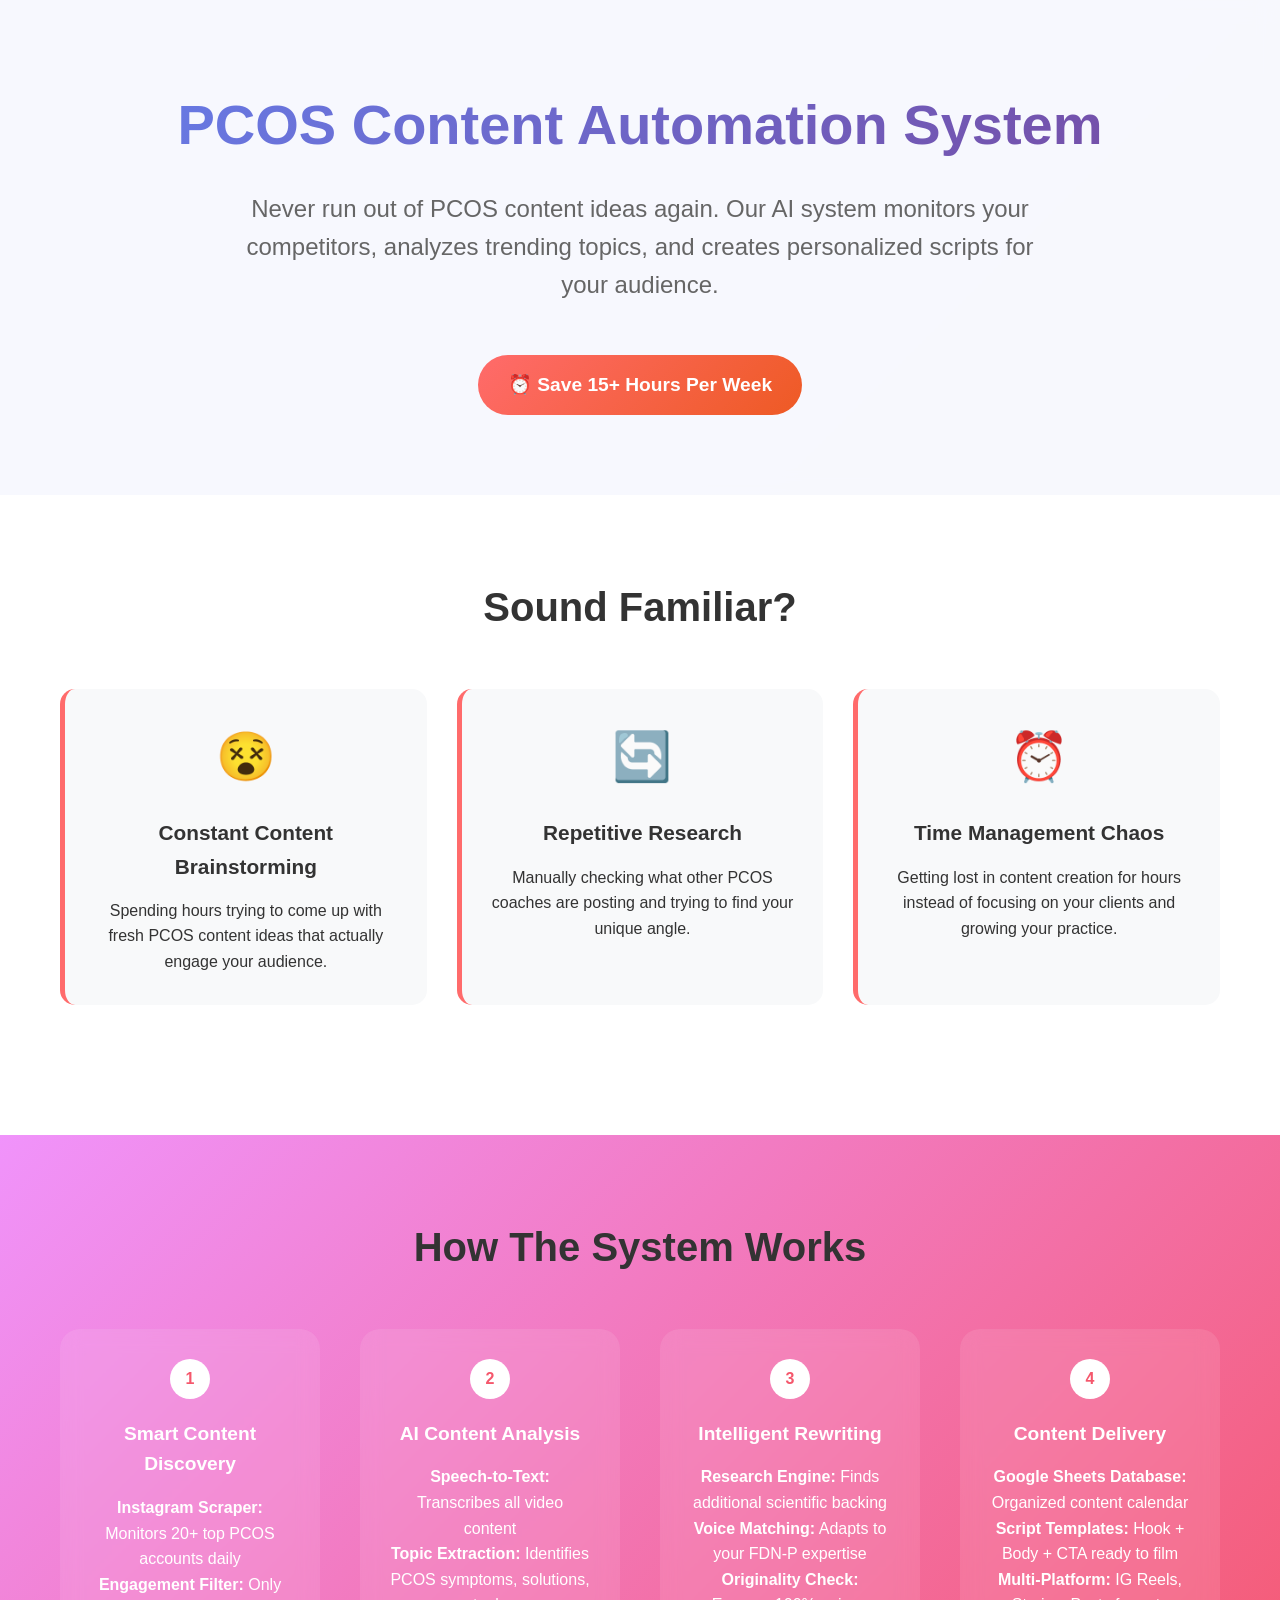
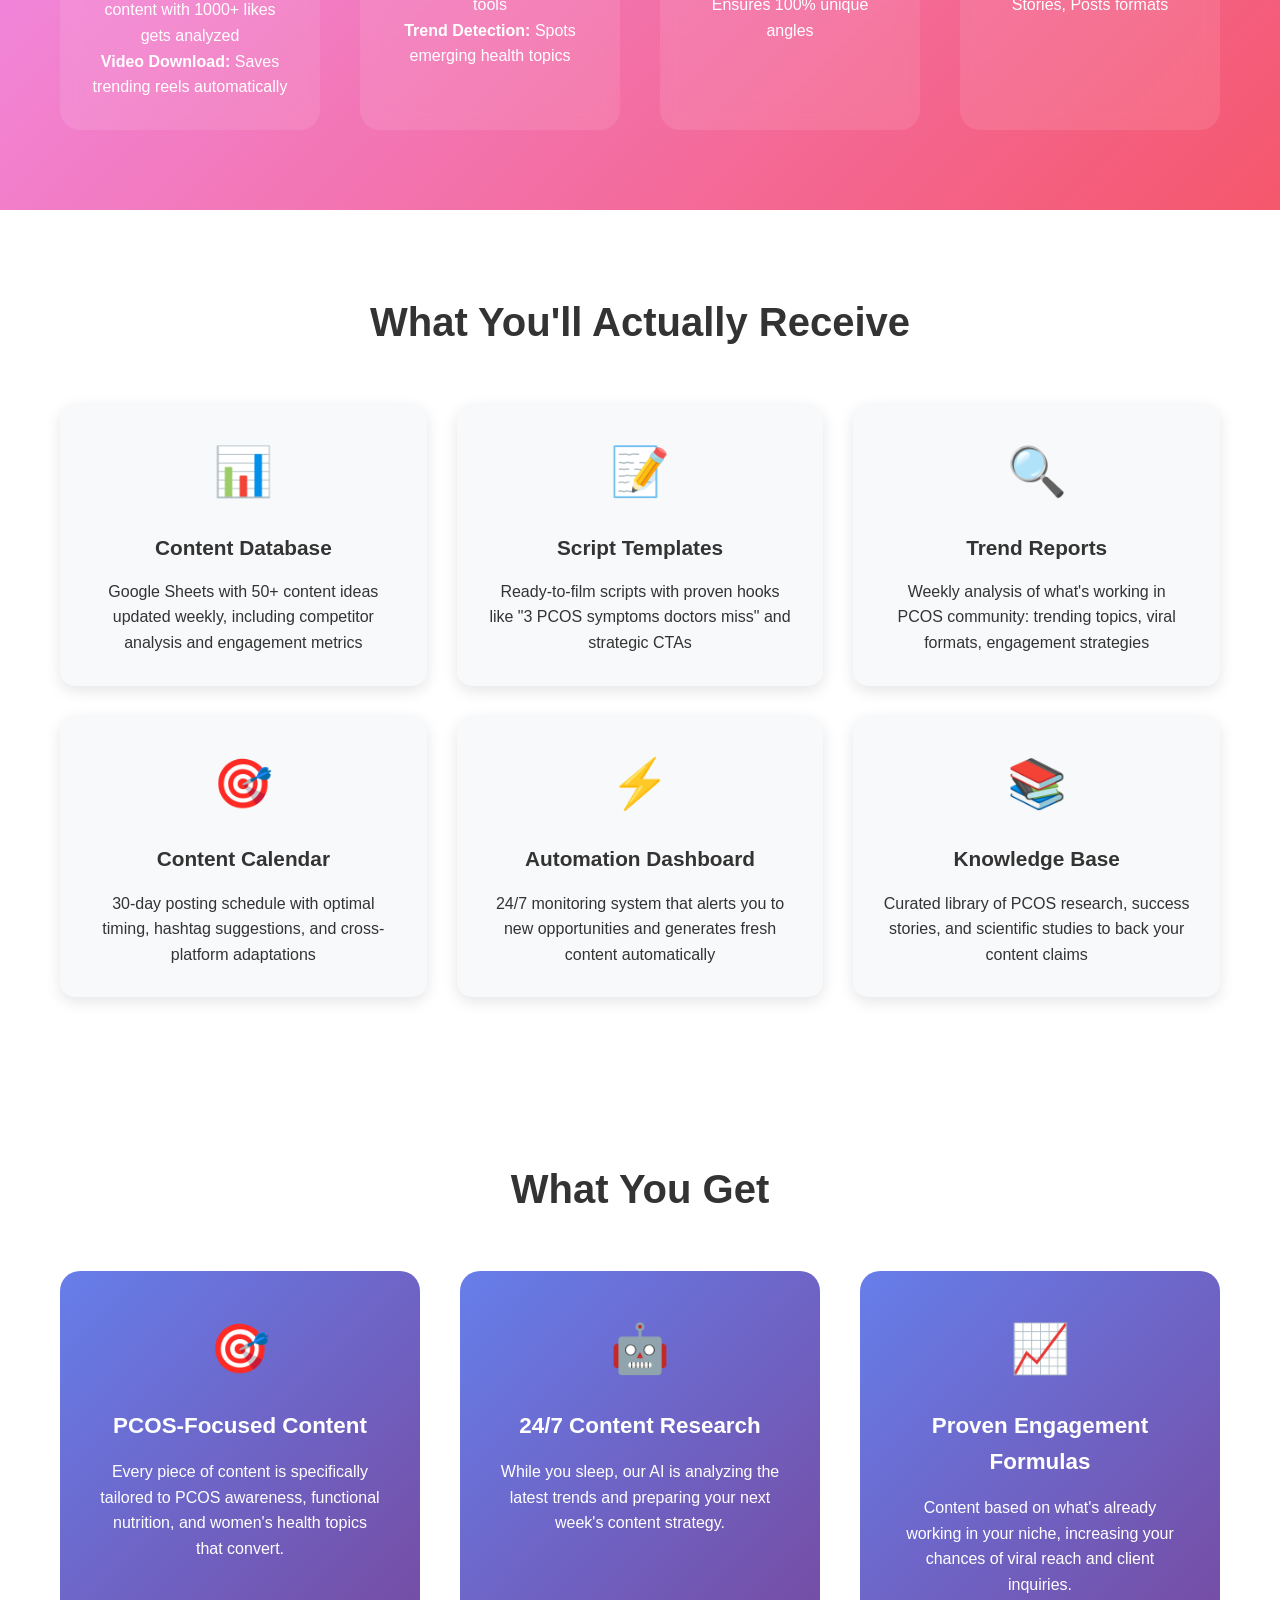
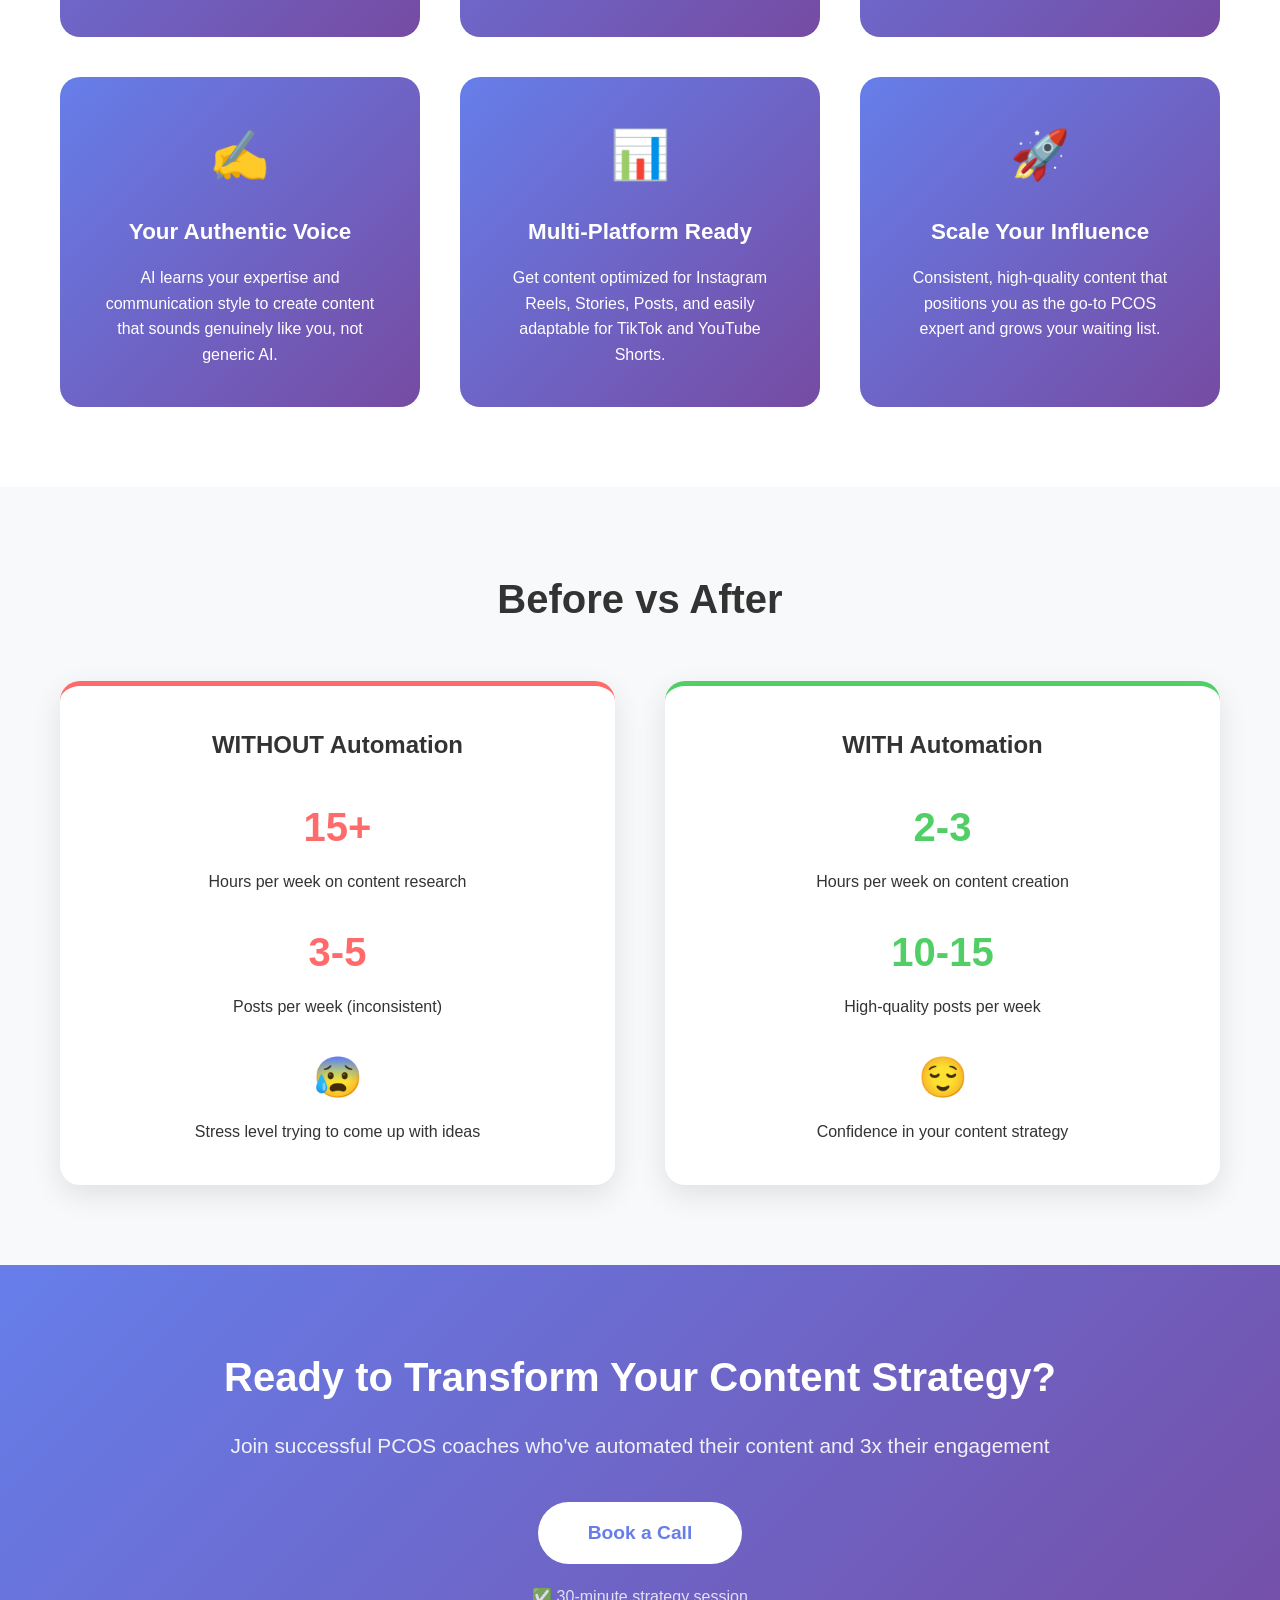
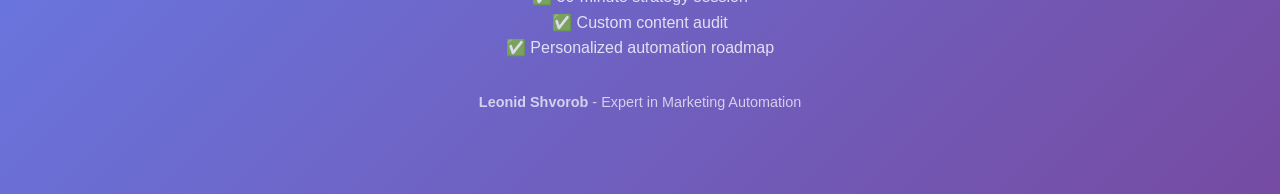
<file: content-hemmermegan.html>
<!DOCTYPE html>
<html lang="en">
<head>
    <meta charset="UTF-8">
    <meta name="viewport" content="width=device-width, initial-scale=1.0">
    <title>PCOS Content Automation System</title>
    <style>
        * {
            margin: 0;
            padding: 0;
            box-sizing: border-box;
        }
        
        body {
            font-family: 'Segoe UI', Tahoma, Geneva, Verdana, sans-serif;
            line-height: 1.6;
            color: #333;
            background: linear-gradient(135deg, #667eea 0%, #764ba2 100%);
        }
        
        .container {
            max-width: 1200px;
            margin: 0 auto;
            padding: 0 20px;
        }
        
        /* Header */
        .header {
            background: rgba(255, 255, 255, 0.95);
            backdrop-filter: blur(10px);
            padding: 80px 0;
            text-align: center;
        }
        
        .hero-title {
            font-size: 3.5rem;
            font-weight: 700;
            margin-bottom: 20px;
            background: linear-gradient(135deg, #667eea, #764ba2);
            -webkit-background-clip: text;
            -webkit-text-fill-color: transparent;
        }
        
        .hero-subtitle {
            font-size: 1.5rem;
            color: #666;
            margin-bottom: 30px;
            max-width: 800px;
            margin-left: auto;
            margin-right: auto;
        }
        
        .time-saved {
            background: linear-gradient(135deg, #ff6b6b, #ee5a24);
            color: white;
            padding: 15px 30px;
            border-radius: 50px;
            font-size: 1.2rem;
            font-weight: 600;
            display: inline-block;
            margin-top: 20px;
        }
        
        /* Problem Section */
        .problem-section {
            background: white;
            padding: 80px 0;
        }
        
        .section-title {
            font-size: 2.5rem;
            text-align: center;
            margin-bottom: 50px;
            color: #333;
        }
        
        .problem-grid {
            display: grid;
            grid-template-columns: repeat(auto-fit, minmax(300px, 1fr));
            gap: 30px;
            margin-bottom: 50px;
        }
        
        .problem-card {
            background: #f8f9fa;
            padding: 30px;
            border-radius: 15px;
            text-align: center;
            border-left: 5px solid #ff6b6b;
        }
        
        .problem-icon {
            font-size: 3rem;
            margin-bottom: 20px;
        }
        
        .problem-title {
            font-size: 1.3rem;
            font-weight: 600;
            margin-bottom: 15px;
            color: #333;
        }
        
        /* Solution Flow */
        .solution-section {
            background: linear-gradient(135deg, #f093fb 0%, #f5576c 100%);
            padding: 80px 0;
            color: white;
        }
        
        .flow-container {
            display: grid;
            grid-template-columns: repeat(auto-fit, minmax(250px, 1fr));
            gap: 40px;
            margin-top: 50px;
        }
        
        .flow-step {
            background: rgba(255, 255, 255, 0.1);
            backdrop-filter: blur(10px);
            padding: 30px;
            border-radius: 20px;
            text-align: center;
            position: relative;
        }
        
        .step-number {
            background: white;
            color: #f5576c;
            width: 40px;
            height: 40px;
            border-radius: 50%;
            display: flex;
            align-items: center;
            justify-content: center;
            font-weight: bold;
            margin: 0 auto 20px;
        }
        
        .step-title {
            font-size: 1.2rem;
            font-weight: 600;
            margin-bottom: 15px;
        }
        
        /* Benefits Section */
        .benefits-section {
            background: white;
            padding: 80px 0;
        }
        
        .benefits-grid {
            display: grid;
            grid-template-columns: repeat(auto-fit, minmax(350px, 1fr));
            gap: 40px;
            margin-top: 50px;
        }
        
        .benefit-card {
            background: linear-gradient(135deg, #667eea 0%, #764ba2 100%);
            color: white;
            padding: 40px;
            border-radius: 20px;
            text-align: center;
            transform: translateY(0);
            transition: transform 0.3s ease;
        }
        
        .benefit-card:hover {
            transform: translateY(-10px);
        }
        
        .benefit-icon {
            font-size: 3rem;
            margin-bottom: 20px;
        }
        
        .benefit-title {
            font-size: 1.4rem;
            font-weight: 600;
            margin-bottom: 15px;
        }
        
        /* ROI Section */
        .roi-section {
            background: #f8f9fa;
            padding: 80px 0;
        }
        
        .roi-comparison {
            display: grid;
            grid-template-columns: 1fr 1fr;
            gap: 50px;
            margin-top: 50px;
        }
        
        .roi-card {
            background: white;
            padding: 40px;
            border-radius: 20px;
            text-align: center;
            box-shadow: 0 10px 30px rgba(0,0,0,0.1);
        }
        
        .roi-before {
            border-top: 5px solid #ff6b6b;
        }
        
        .roi-after {
            border-top: 5px solid #51cf66;
        }
        
        .roi-title {
            font-size: 1.5rem;
            font-weight: 600;
            margin-bottom: 30px;
        }
        
        .roi-metric {
            font-size: 2.5rem;
            font-weight: 700;
            margin-bottom: 10px;
        }
        
        .roi-before .roi-metric {
            color: #ff6b6b;
        }
        
        .roi-after .roi-metric {
            color: #51cf66;
        }
        
        /* CTA Section */
        .cta-section {
            background: linear-gradient(135deg, #667eea 0%, #764ba2 100%);
            padding: 80px 0;
            text-align: center;
            color: white;
        }
        
        .cta-title {
            font-size: 2.5rem;
            font-weight: 700;
            margin-bottom: 20px;
        }
        
        .cta-subtitle {
            font-size: 1.3rem;
            margin-bottom: 40px;
            opacity: 0.9;
        }
        
        .cta-button {
            background: white;
            color: #667eea;
            padding: 20px 50px;
            border: none;
            border-radius: 50px;
            font-size: 1.2rem;
            font-weight: 600;
            cursor: pointer;
            transition: transform 0.3s ease;
        }
        
        .cta-button:hover {
            transform: scale(1.05);
        }
        
        /* Responsive */
        @media (max-width: 768px) {
            .hero-title {
                font-size: 2.5rem;
            }
            
            .hero-subtitle {
                font-size: 1.2rem;
            }
            
            .roi-comparison {
                grid-template-columns: 1fr;
            }
            
            .container {
                padding: 0 15px;
            }
        }
    </style>
</head>
<body>
    <!-- Header -->
    <section class="header">
        <div class="container">
            <h1 class="hero-title">PCOS Content Automation System</h1>
            <p class="hero-subtitle">Never run out of PCOS content ideas again. Our AI system monitors your competitors, analyzes trending topics, and creates personalized scripts for your audience.</p>
            <div class="time-saved">⏰ Save 15+ Hours Per Week</div>
        </div>
    </section>

    <!-- Problem Section -->
    <section class="problem-section">
        <div class="container">
            <h2 class="section-title">Sound Familiar?</h2>
            <div class="problem-grid">
                <div class="problem-card">
                    <div class="problem-icon">😵</div>
                    <h3 class="problem-title">Constant Content Brainstorming</h3>
                    <p>Spending hours trying to come up with fresh PCOS content ideas that actually engage your audience.</p>
                </div>
                <div class="problem-card">
                    <div class="problem-icon">🔄</div>
                    <h3 class="problem-title">Repetitive Research</h3>
                    <p>Manually checking what other PCOS coaches are posting and trying to find your unique angle.</p>
                </div>
                <div class="problem-card">
                    <div class="problem-icon">⏰</div>
                    <h3 class="problem-title">Time Management Chaos</h3>
                    <p>Getting lost in content creation for hours instead of focusing on your clients and growing your practice.</p>
                </div>
            </div>
        </div>
    </section>

    <!-- Solution Flow -->
    <section class="solution-section">
        <div class="container">
            <h2 class="section-title">How The System Works</h2>
            <div class="flow-container">
                <div class="flow-step">
                    <div class="step-number">1</div>
                    <h3 class="step-title">Smart Content Discovery</h3>
                    <p><strong>Instagram Scraper:</strong> Monitors 20+ top PCOS accounts daily<br>
                    <strong>Engagement Filter:</strong> Only content with 1000+ likes gets analyzed<br>
                    <strong>Video Download:</strong> Saves trending reels automatically</p>
                </div>
                <div class="flow-step">
                    <div class="step-number">2</div>
                    <h3 class="step-title">AI Content Analysis</h3>
                    <p><strong>Speech-to-Text:</strong> Transcribes all video content<br>
                    <strong>Topic Extraction:</strong> Identifies PCOS symptoms, solutions, tools<br>
                    <strong>Trend Detection:</strong> Spots emerging health topics</p>
                </div>
                <div class="flow-step">
                    <div class="step-number">3</div>
                    <h3 class="step-title">Intelligent Rewriting</h3>
                    <p><strong>Research Engine:</strong> Finds additional scientific backing<br>
                    <strong>Voice Matching:</strong> Adapts to your FDN-P expertise<br>
                    <strong>Originality Check:</strong> Ensures 100% unique angles</p>
                </div>
                <div class="flow-step">
                    <div class="step-number">4</div>
                    <h3 class="step-title">Content Delivery</h3>
                    <p><strong>Google Sheets Database:</strong> Organized content calendar<br>
                    <strong>Script Templates:</strong> Hook + Body + CTA ready to film<br>
                    <strong>Multi-Platform:</strong> IG Reels, Stories, Posts formats</p>
                </div>
            </div>
        </div>
    </section>

    <!-- System Artifacts -->
    <section class="artifacts-section" style="background: white; padding: 80px 0;">
        <div class="container">
            <h2 class="section-title">What You'll Actually Receive</h2>
            <div class="artifacts-grid" style="display: grid; grid-template-columns: repeat(auto-fit, minmax(300px, 1fr)); gap: 30px; margin-top: 50px;">
                <div class="artifact-card" style="background: #f8f9fa; padding: 30px; border-radius: 15px; text-align: center; box-shadow: 0 5px 15px rgba(0,0,0,0.1);">
                    <div style="font-size: 3rem; margin-bottom: 20px;">📊</div>
                    <h3 style="font-size: 1.3rem; margin-bottom: 15px; color: #333;">Content Database</h3>
                    <p>Google Sheets with 50+ content ideas updated weekly, including competitor analysis and engagement metrics</p>
                </div>
                <div class="artifact-card" style="background: #f8f9fa; padding: 30px; border-radius: 15px; text-align: center; box-shadow: 0 5px 15px rgba(0,0,0,0.1);">
                    <div style="font-size: 3rem; margin-bottom: 20px;">📝</div>
                    <h3 style="font-size: 1.3rem; margin-bottom: 15px; color: #333;">Script Templates</h3>
                    <p>Ready-to-film scripts with proven hooks like "3 PCOS symptoms doctors miss" and strategic CTAs</p>
                </div>
                <div class="artifact-card" style="background: #f8f9fa; padding: 30px; border-radius: 15px; text-align: center; box-shadow: 0 5px 15px rgba(0,0,0,0.1);">
                    <div style="font-size: 3rem; margin-bottom: 20px;">🔍</div>
                    <h3 style="font-size: 1.3rem; margin-bottom: 15px; color: #333;">Trend Reports</h3>
                    <p>Weekly analysis of what's working in PCOS community: trending topics, viral formats, engagement strategies</p>
                </div>
                <div class="artifact-card" style="background: #f8f9fa; padding: 30px; border-radius: 15px; text-align: center; box-shadow: 0 5px 15px rgba(0,0,0,0.1);">
                    <div style="font-size: 3rem; margin-bottom: 20px;">🎯</div>
                    <h3 style="font-size: 1.3rem; margin-bottom: 15px; color: #333;">Content Calendar</h3>
                    <p>30-day posting schedule with optimal timing, hashtag suggestions, and cross-platform adaptations</p>
                </div>
                <div class="artifact-card" style="background: #f8f9fa; padding: 30px; border-radius: 15px; text-align: center; box-shadow: 0 5px 15px rgba(0,0,0,0.1);">
                    <div style="font-size: 3rem; margin-bottom: 20px;">⚡</div>
                    <h3 style="font-size: 1.3rem; margin-bottom: 15px; color: #333;">Automation Dashboard</h3>
                    <p>24/7 monitoring system that alerts you to new opportunities and generates fresh content automatically</p>
                </div>
                <div class="artifact-card" style="background: #f8f9fa; padding: 30px; border-radius: 15px; text-align: center; box-shadow: 0 5px 15px rgba(0,0,0,0.1);">
                    <div style="font-size: 3rem; margin-bottom: 20px;">📚</div>
                    <h3 style="font-size: 1.3rem; margin-bottom: 15px; color: #333;">Knowledge Base</h3>
                    <p>Curated library of PCOS research, success stories, and scientific studies to back your content claims</p>
                </div>
            </div>
        </div>
    </section>

    <!-- Benefits -->
    <section class="benefits-section">
        <div class="container">
            <h2 class="section-title">What You Get</h2>
            <div class="benefits-grid">
                <div class="benefit-card">
                    <div class="benefit-icon">🎯</div>
                    <h3 class="benefit-title">PCOS-Focused Content</h3>
                    <p>Every piece of content is specifically tailored to PCOS awareness, functional nutrition, and women's health topics that convert.</p>
                </div>
                <div class="benefit-card">
                    <div class="benefit-icon">🤖</div>
                    <h3 class="benefit-title">24/7 Content Research</h3>
                    <p>While you sleep, our AI is analyzing the latest trends and preparing your next week's content strategy.</p>
                </div>
                <div class="benefit-card">
                    <div class="benefit-icon">📈</div>
                    <h3 class="benefit-title">Proven Engagement Formulas</h3>
                    <p>Content based on what's already working in your niche, increasing your chances of viral reach and client inquiries.</p>
                </div>
                <div class="benefit-card">
                    <div class="benefit-icon">✍️</div>
                    <h3 class="benefit-title">Your Authentic Voice</h3>
                    <p>AI learns your expertise and communication style to create content that sounds genuinely like you, not generic AI.</p>
                </div>
                <div class="benefit-card">
                    <div class="benefit-icon">📊</div>
                    <h3 class="benefit-title">Multi-Platform Ready</h3>
                    <p>Get content optimized for Instagram Reels, Stories, Posts, and easily adaptable for TikTok and YouTube Shorts.</p>
                </div>
                <div class="benefit-card">
                    <div class="benefit-icon">🚀</div>
                    <h3 class="benefit-title">Scale Your Influence</h3>
                    <p>Consistent, high-quality content that positions you as the go-to PCOS expert and grows your waiting list.</p>
                </div>
            </div>
        </div>
    </section>

    <!-- ROI Comparison -->
    <section class="roi-section">
        <div class="container">
            <h2 class="section-title">Before vs After</h2>
            <div class="roi-comparison">
                <div class="roi-card roi-before">
                    <h3 class="roi-title">WITHOUT Automation</h3>
                    <div class="roi-metric">15+</div>
                    <p>Hours per week on content research</p>
                    <br>
                    <div class="roi-metric">3-5</div>
                    <p>Posts per week (inconsistent)</p>
                    <br>
                    <div class="roi-metric">😰</div>
                    <p>Stress level trying to come up with ideas</p>
                </div>
                <div class="roi-card roi-after">
                    <h3 class="roi-title">WITH Automation</h3>
                    <div class="roi-metric">2-3</div>
                    <p>Hours per week on content creation</p>
                    <br>
                    <div class="roi-metric">10-15</div>
                    <p>High-quality posts per week</p>
                    <br>
                    <div class="roi-metric">😌</div>
                    <p>Confidence in your content strategy</p>
                </div>
            </div>
        </div>
    </section>

    <!-- CTA -->
    <section class="cta-section">
        <div class="container">
            <h2 class="cta-title">Ready to Transform Your Content Strategy?</h2>
            <p class="cta-subtitle">Join successful PCOS coaches who've automated their content and 3x their engagement</p>
            <button class="cta-button" onclick="window.open('https://calendly.com/standartdevelop/30min', '_blank')">
                Book a Call
            </button>
            <p style="margin-top: 20px; opacity: 0.8;">
                ✅ 30-minute strategy session<br>
                ✅ Custom content audit<br>
                ✅ Personalized automation roadmap
            </p>
            <p style="margin-top: 30px; font-size: 0.9rem; opacity: 0.7;">
                <strong>Leonid Shvorob</strong> - Expert in Marketing Automation
            </p>
        </div>
    </section>

    <script>
        // Add smooth scrolling and animations
        document.addEventListener('DOMContentLoaded', function() {
            // Smooth scrolling for internal links
            document.querySelectorAll('a[href^="#"]').forEach(anchor => {
                anchor.addEventListener('click', function (e) {
                    e.preventDefault();
                    document.querySelector(this.getAttribute('href')).scrollIntoView({
                        behavior: 'smooth'
                    });
                });
            });

            // Add scroll animations
            const observer = new IntersectionObserver((entries) => {
                entries.forEach((entry) => {
                    if (entry.isIntersecting) {
                        entry.target.style.opacity = '1';
                        entry.target.style.transform = 'translateY(0)';
                    }
                });
            });

            // Observe all cards for animation
            document.querySelectorAll('.problem-card, .benefit-card, .flow-step, .roi-card').forEach((card) => {
                card.style.opacity = '0';
                card.style.transform = 'translateY(30px)';
                card.style.transition = 'opacity 0.6s ease, transform 0.6s ease';
                observer.observe(card);
            });
        });
    </script>
</body>
</html>
</file>
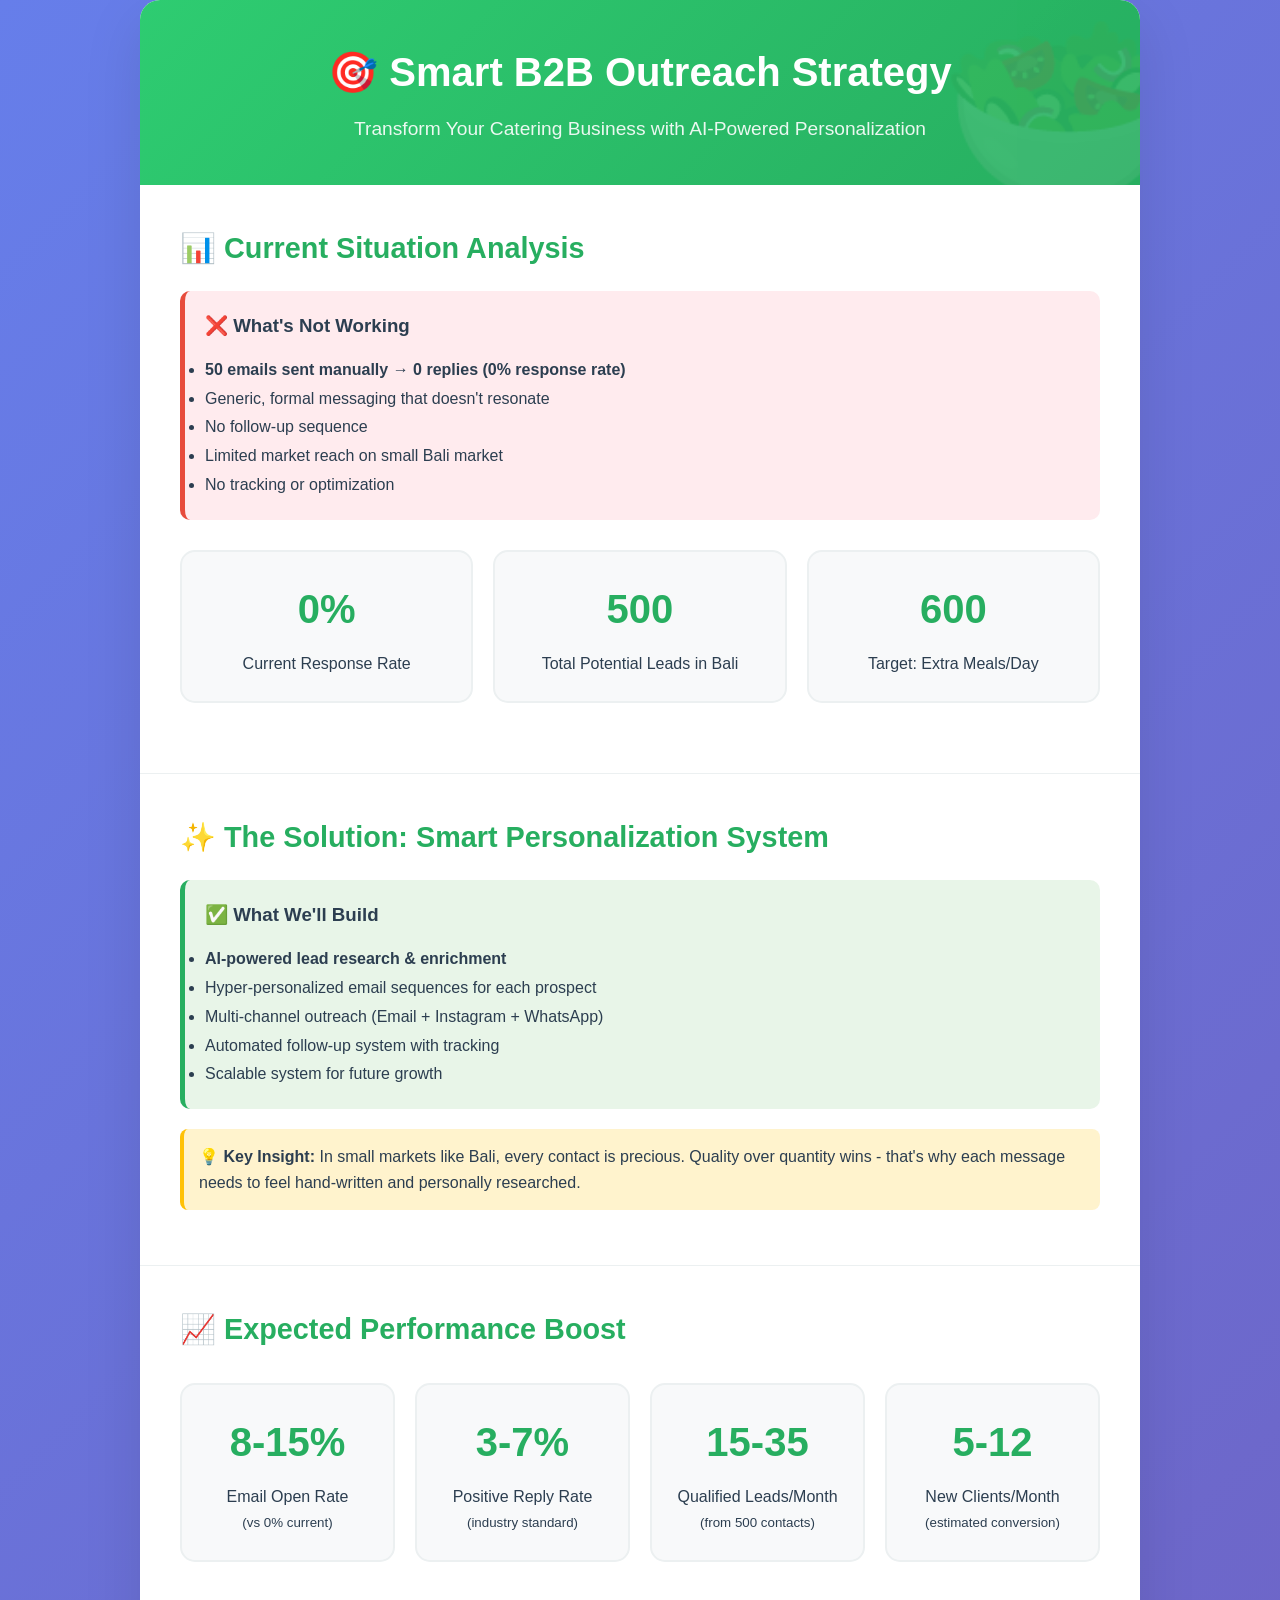
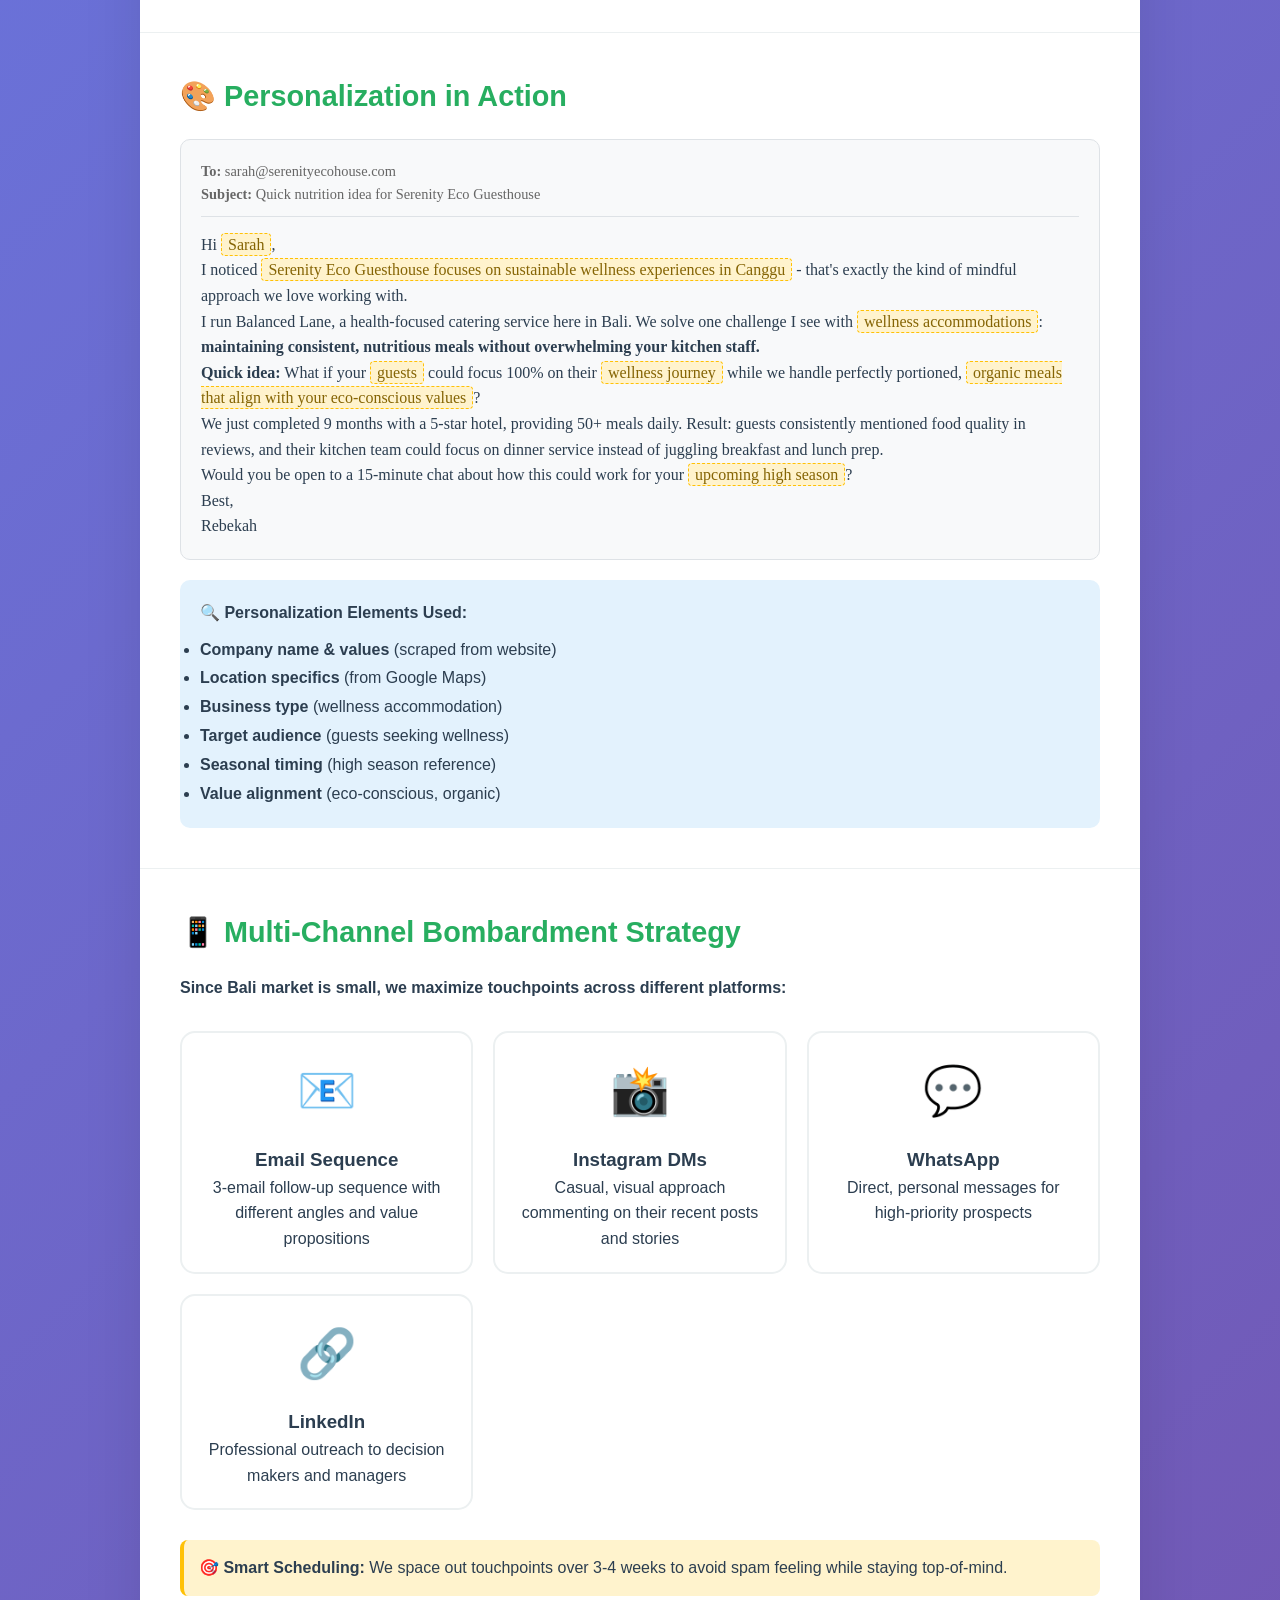
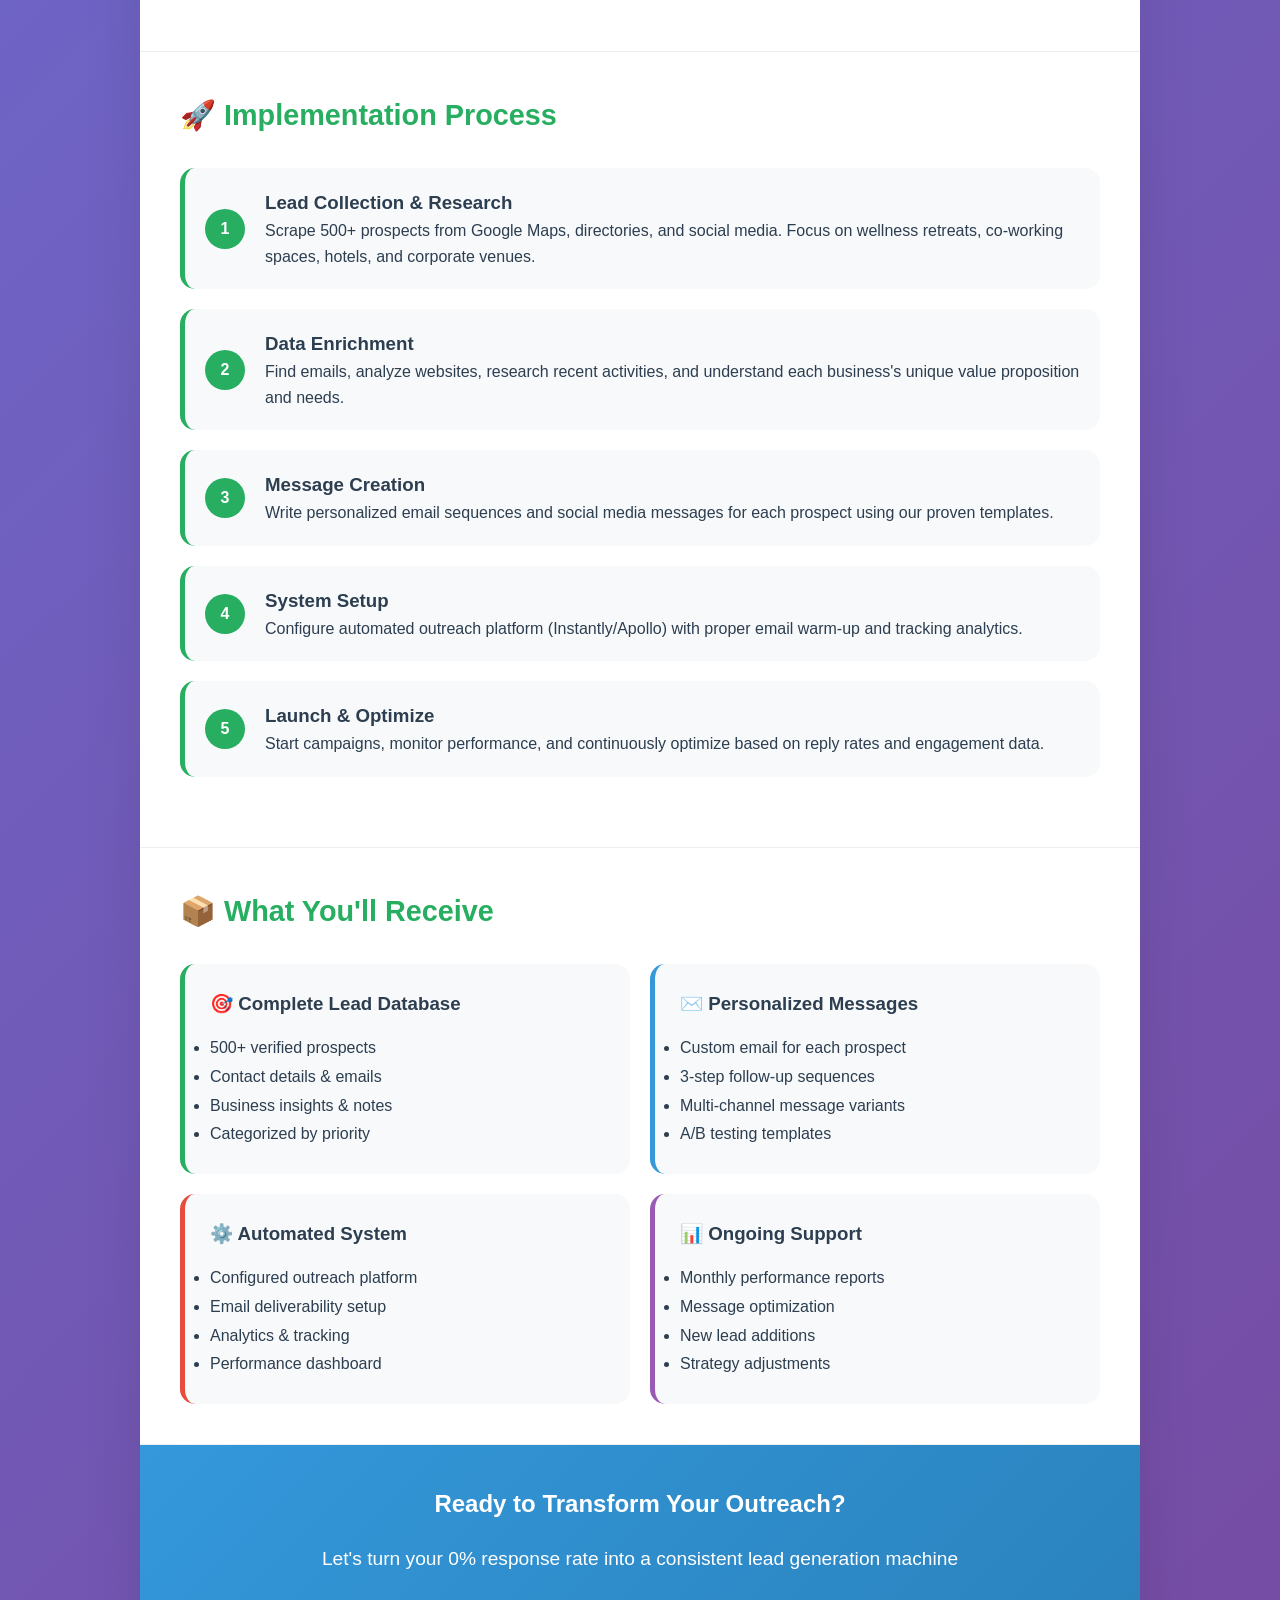
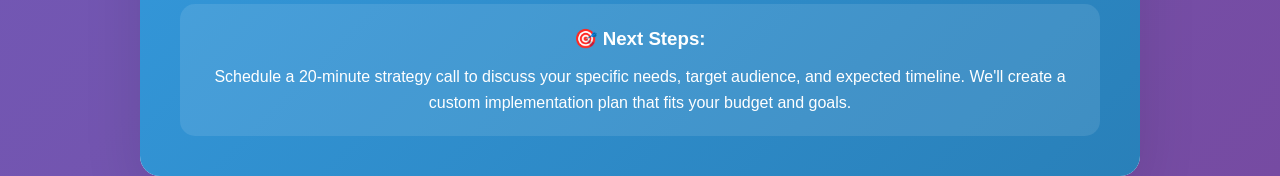
<file: rebekah-catering.html>
<!DOCTYPE html>
<html lang="en">
<head>
    <meta charset="UTF-8">
    <meta name="viewport" content="width=device-width, initial-scale=1.0">
    <title>Balanced Lane - Smart Outreach Strategy</title>
    <style>
        * {
            margin: 0;
            padding: 0;
            box-sizing: border-box;
        }
        
        body {
            font-family: 'Inter', -apple-system, BlinkMacSystemFont, sans-serif;
            line-height: 1.6;
            color: #2c3e50;
            background: linear-gradient(135deg, #667eea 0%, #764ba2 100%);
            min-height: 100vh;
        }
        
        .container {
            max-width: 1000px;
            margin: 0 auto;
            background: white;
            box-shadow: 0 20px 60px rgba(0,0,0,0.1);
            border-radius: 20px;
            overflow: hidden;
        }
        
        .header {
            background: linear-gradient(135deg, #2ecc71 0%, #27ae60 100%);
            color: white;
            padding: 40px;
            text-align: center;
            position: relative;
            overflow: hidden;
        }
        
        .header::before {
            content: '🥗';
            position: absolute;
            font-size: 200px;
            opacity: 0.1;
            top: -50px;
            right: -50px;
        }
        
        .header h1 {
            font-size: 2.5em;
            margin-bottom: 10px;
            font-weight: 700;
        }
        
        .header p {
            font-size: 1.2em;
            opacity: 0.9;
        }
        
        .section {
            padding: 40px;
            border-bottom: 1px solid #ecf0f1;
        }
        
        .section:last-child {
            border-bottom: none;
        }
        
        .section h2 {
            color: #27ae60;
            font-size: 1.8em;
            margin-bottom: 20px;
            display: flex;
            align-items: center;
            gap: 10px;
        }
        
        .problem-box {
            background: #ffebee;
            border-left: 5px solid #e74c3c;
            padding: 20px;
            border-radius: 10px;
            margin: 20px 0;
        }
        
        .solution-box {
            background: #e8f5e8;
            border-left: 5px solid #27ae60;
            padding: 20px;
            border-radius: 10px;
            margin: 20px 0;
        }
        
        .stats-grid {
            display: grid;
            grid-template-columns: repeat(auto-fit, minmax(200px, 1fr));
            gap: 20px;
            margin: 30px 0;
        }
        
        .stat-card {
            background: #f8f9fa;
            padding: 25px;
            border-radius: 15px;
            text-align: center;
            border: 2px solid #ecf0f1;
            transition: transform 0.3s ease;
        }
        
        .stat-card:hover {
            transform: translateY(-5px);
            border-color: #27ae60;
        }
        
        .stat-number {
            font-size: 2.5em;
            font-weight: bold;
            color: #27ae60;
            margin-bottom: 10px;
        }
        
        .email-preview {
            background: #f8f9fa;
            border: 1px solid #dee2e6;
            border-radius: 10px;
            padding: 20px;
            margin: 20px 0;
            font-family: 'Georgia', serif;
        }
        
        .email-header {
            border-bottom: 1px solid #dee2e6;
            padding-bottom: 10px;
            margin-bottom: 15px;
            font-size: 0.9em;
            color: #666;
        }
        
        .personalization-highlight {
            background: #fff3cd;
            border: 1px dashed #ffc107;
            padding: 2px 6px;
            border-radius: 4px;
            color: #856404;
            font-weight: 500;
        }
        
        .channel-grid {
            display: grid;
            grid-template-columns: repeat(auto-fit, minmax(250px, 1fr));
            gap: 20px;
            margin: 30px 0;
        }
        
        .channel-card {
            background: white;
            border: 2px solid #ecf0f1;
            border-radius: 15px;
            padding: 20px;
            text-align: center;
            transition: all 0.3s ease;
        }
        
        .channel-card:hover {
            border-color: #27ae60;
            transform: translateY(-5px);
        }
        
        .channel-icon {
            font-size: 3em;
            margin-bottom: 15px;
        }
        
        .process-steps {
            display: flex;
            flex-direction: column;
            gap: 20px;
            margin: 30px 0;
        }
        
        .step {
            display: flex;
            align-items: center;
            gap: 20px;
            padding: 20px;
            background: #f8f9fa;
            border-radius: 15px;
            border-left: 5px solid #27ae60;
        }
        
        .step-number {
            background: #27ae60;
            color: white;
            width: 40px;
            height: 40px;
            border-radius: 50%;
            display: flex;
            align-items: center;
            justify-content: center;
            font-weight: bold;
            flex-shrink: 0;
        }
        
        .cta-section {
            background: linear-gradient(135deg, #3498db 0%, #2980b9 100%);
            color: white;
            text-align: center;
            padding: 40px;
        }
        
        .cta-section h2 {
            color: white;
            margin-bottom: 20px;
        }
        
        .highlight {
            background: #fff3cd;
            padding: 15px;
            border-radius: 8px;
            margin: 15px 0;
            border-left: 4px solid #ffc107;
        }
        
        @media (max-width: 768px) {
            .section {
                padding: 20px;
            }
            
            .header {
                padding: 30px 20px;
            }
            
            .header h1 {
                font-size: 2em;
            }
            
            .stats-grid {
                grid-template-columns: 1fr;
            }
        }
    </style>
</head>
<body>
    <div class="container">
        <!-- Header -->
        <div class="header">
            <h1>🎯 Smart B2B Outreach Strategy</h1>
            <p>Transform Your Catering Business with AI-Powered Personalization</p>
        </div>

        <!-- Current Problem -->
        <div class="section">
            <h2>📊 Current Situation Analysis</h2>
            
            <div class="problem-box">
                <h3>❌ What's Not Working</h3>
                <ul style="margin-top: 15px; line-height: 1.8;">
                    <li><strong>50 emails sent manually → 0 replies (0% response rate)</strong></li>
                    <li>Generic, formal messaging that doesn't resonate</li>
                    <li>No follow-up sequence</li>
                    <li>Limited market reach on small Bali market</li>
                    <li>No tracking or optimization</li>
                </ul>
            </div>

            <div class="stats-grid">
                <div class="stat-card">
                    <div class="stat-number">0%</div>
                    <div>Current Response Rate</div>
                </div>
                <div class="stat-card">
                    <div class="stat-number">500</div>
                    <div>Total Potential Leads in Bali</div>
                </div>
                <div class="stat-card">
                    <div class="stat-number">600</div>
                    <div>Target: Extra Meals/Day</div>
                </div>
            </div>
        </div>

        <!-- Solution Overview -->
        <div class="section">
            <h2>✨ The Solution: Smart Personalization System</h2>
            
            <div class="solution-box">
                <h3>✅ What We'll Build</h3>
                <ul style="margin-top: 15px; line-height: 1.8;">
                    <li><strong>AI-powered lead research & enrichment</strong></li>
                    <li>Hyper-personalized email sequences for each prospect</li>
                    <li>Multi-channel outreach (Email + Instagram + WhatsApp)</li>
                    <li>Automated follow-up system with tracking</li>
                    <li>Scalable system for future growth</li>
                </ul>
            </div>

            <div class="highlight">
                <strong>💡 Key Insight:</strong> In small markets like Bali, every contact is precious. Quality over quantity wins - that's why each message needs to feel hand-written and personally researched.
            </div>
        </div>

        <!-- Expected Results -->
        <div class="section">
            <h2>📈 Expected Performance Boost</h2>
            
            <div class="stats-grid">
                <div class="stat-card">
                    <div class="stat-number">8-15%</div>
                    <div>Email Open Rate<br><small>(vs 0% current)</small></div>
                </div>
                <div class="stat-card">
                    <div class="stat-number">3-7%</div>
                    <div>Positive Reply Rate<br><small>(industry standard)</small></div>
                </div>
                <div class="stat-card">
                    <div class="stat-number">15-35</div>
                    <div>Qualified Leads/Month<br><small>(from 500 contacts)</small></div>
                </div>
                <div class="stat-card">
                    <div class="stat-number">5-12</div>
                    <div>New Clients/Month<br><small>(estimated conversion)</small></div>
                </div>
            </div>
        </div>

        <!-- Personalization Examples -->
        <div class="section">
            <h2>🎨 Personalization in Action</h2>
            
            <div class="email-preview">
                <div class="email-header">
                    <strong>To:</strong> sarah@serenityecohouse.com<br>
                    <strong>Subject:</strong> Quick nutrition idea for Serenity Eco Guesthouse
                </div>
                
                <p>Hi <span class="personalization-highlight">Sarah</span>,</p>
                
                <p>I noticed <span class="personalization-highlight">Serenity Eco Guesthouse focuses on sustainable wellness experiences in Canggu</span> - that's exactly the kind of mindful approach we love working with.</p>
                
                <p>I run Balanced Lane, a health-focused catering service here in Bali. We solve one challenge I see with <span class="personalization-highlight">wellness accommodations</span>: <strong>maintaining consistent, nutritious meals without overwhelming your kitchen staff.</strong></p>
                
                <p><strong>Quick idea:</strong> What if your <span class="personalization-highlight">guests</span> could focus 100% on their <span class="personalization-highlight">wellness journey</span> while we handle perfectly portioned, <span class="personalization-highlight">organic meals that align with your eco-conscious values</span>?</p>
                
                <p>We just completed 9 months with a 5-star hotel, providing 50+ meals daily. Result: guests consistently mentioned food quality in reviews, and their kitchen team could focus on dinner service instead of juggling breakfast and lunch prep.</p>
                
                <p>Would you be open to a 15-minute chat about how this could work for your <span class="personalization-highlight">upcoming high season</span>?</p>
                
                <p>Best,<br>Rebekah</p>
            </div>

            <div style="background: #e3f2fd; padding: 20px; border-radius: 10px; margin-top: 20px;">
                <h4>🔍 Personalization Elements Used:</h4>
                <ul style="margin-top: 10px; line-height: 1.8;">
                    <li><strong>Company name & values</strong> (scraped from website)</li>
                    <li><strong>Location specifics</strong> (from Google Maps)</li>
                    <li><strong>Business type</strong> (wellness accommodation)</li>
                    <li><strong>Target audience</strong> (guests seeking wellness)</li>
                    <li><strong>Seasonal timing</strong> (high season reference)</li>
                    <li><strong>Value alignment</strong> (eco-conscious, organic)</li>
                </ul>
            </div>
        </div>

        <!-- Multi-Channel Strategy -->
        <div class="section">
            <h2>📱 Multi-Channel Bombardment Strategy</h2>
            
            <p style="margin-bottom: 30px;"><strong>Since Bali market is small, we maximize touchpoints across different platforms:</strong></p>
            
            <div class="channel-grid">
                <div class="channel-card">
                    <div class="channel-icon">📧</div>
                    <h3>Email Sequence</h3>
                    <p>3-email follow-up sequence with different angles and value propositions</p>
                </div>
                
                <div class="channel-card">
                    <div class="channel-icon">📸</div>
                    <h3>Instagram DMs</h3>
                    <p>Casual, visual approach commenting on their recent posts and stories</p>
                </div>
                
                <div class="channel-card">
                    <div class="channel-icon">💬</div>
                    <h3>WhatsApp</h3>
                    <p>Direct, personal messages for high-priority prospects</p>
                </div>
                
                <div class="channel-card">
                    <div class="channel-icon">🔗</div>
                    <h3>LinkedIn</h3>
                    <p>Professional outreach to decision makers and managers</p>
                </div>
            </div>

            <div class="highlight">
                <strong>🎯 Smart Scheduling:</strong> We space out touchpoints over 3-4 weeks to avoid spam feeling while staying top-of-mind.
            </div>
        </div>

        <!-- Process Steps -->
        <div class="section">
            <h2>🚀 Implementation Process</h2>
            
            <div class="process-steps">
                <div class="step">
                    <div class="step-number">1</div>
                    <div>
                        <h3>Lead Collection & Research</h3>
                        <p>Scrape 500+ prospects from Google Maps, directories, and social media. Focus on wellness retreats, co-working spaces, hotels, and corporate venues.</p>
                    </div>
                </div>
                
                <div class="step">
                    <div class="step-number">2</div>
                    <div>
                        <h3>Data Enrichment</h3>
                        <p>Find emails, analyze websites, research recent activities, and understand each business's unique value proposition and needs.</p>
                    </div>
                </div>
                
                <div class="step">
                    <div class="step-number">3</div>
                    <div>
                        <h3>Message Creation</h3>
                        <p>Write personalized email sequences and social media messages for each prospect using our proven templates.</p>
                    </div>
                </div>
                
                <div class="step">
                    <div class="step-number">4</div>
                    <div>
                        <h3>System Setup</h3>
                        <p>Configure automated outreach platform (Instantly/Apollo) with proper email warm-up and tracking analytics.</p>
                    </div>
                </div>
                
                <div class="step">
                    <div class="step-number">5</div>
                    <div>
                        <h3>Launch & Optimize</h3>
                        <p>Start campaigns, monitor performance, and continuously optimize based on reply rates and engagement data.</p>
                    </div>
                </div>
            </div>
        </div>

        <!-- What You Get -->
        <div class="section">
            <h2>📦 What You'll Receive</h2>
            
            <div style="display: grid; grid-template-columns: repeat(auto-fit, minmax(300px, 1fr)); gap: 20px; margin-top: 30px;">
                <div style="background: #f8f9fa; padding: 25px; border-radius: 15px; border-left: 5px solid #27ae60;">
                    <h3>🎯 Complete Lead Database</h3>
                    <ul style="margin-top: 15px; line-height: 1.8;">
                        <li>500+ verified prospects</li>
                        <li>Contact details & emails</li>
                        <li>Business insights & notes</li>
                        <li>Categorized by priority</li>
                    </ul>
                </div>
                
                <div style="background: #f8f9fa; padding: 25px; border-radius: 15px; border-left: 5px solid #3498db;">
                    <h3>✉️ Personalized Messages</h3>
                    <ul style="margin-top: 15px; line-height: 1.8;">
                        <li>Custom email for each prospect</li>
                        <li>3-step follow-up sequences</li>
                        <li>Multi-channel message variants</li>
                        <li>A/B testing templates</li>
                    </ul>
                </div>
                
                <div style="background: #f8f9fa; padding: 25px; border-radius: 15px; border-left: 5px solid #e74c3c;">
                    <h3>⚙️ Automated System</h3>
                    <ul style="margin-top: 15px; line-height: 1.8;">
                        <li>Configured outreach platform</li>
                        <li>Email deliverability setup</li>
                        <li>Analytics & tracking</li>
                        <li>Performance dashboard</li>
                    </ul>
                </div>
                
                <div style="background: #f8f9fa; padding: 25px; border-radius: 15px; border-left: 5px solid #9b59b6;">
                    <h3>📊 Ongoing Support</h3>
                    <ul style="margin-top: 15px; line-height: 1.8;">
                        <li>Monthly performance reports</li>
                        <li>Message optimization</li>
                        <li>New lead additions</li>
                        <li>Strategy adjustments</li>
                    </ul>
                </div>
            </div>
        </div>

        <!-- CTA -->
        <div class="cta-section">
            <h2>Ready to Transform Your Outreach?</h2>
            <p style="font-size: 1.2em; margin-bottom: 30px;">Let's turn your 0% response rate into a consistent lead generation machine</p>
            
            <div style="background: rgba(255,255,255,0.1); padding: 20px; border-radius: 15px; margin-top: 20px;">
                <h3>🎯 Next Steps:</h3>
                <p style="margin-top: 10px;">Schedule a 20-minute strategy call to discuss your specific needs, target audience, and expected timeline. We'll create a custom implementation plan that fits your budget and goals.</p>
            </div>
        </div>
    </div>
</body>
</html>
</file>
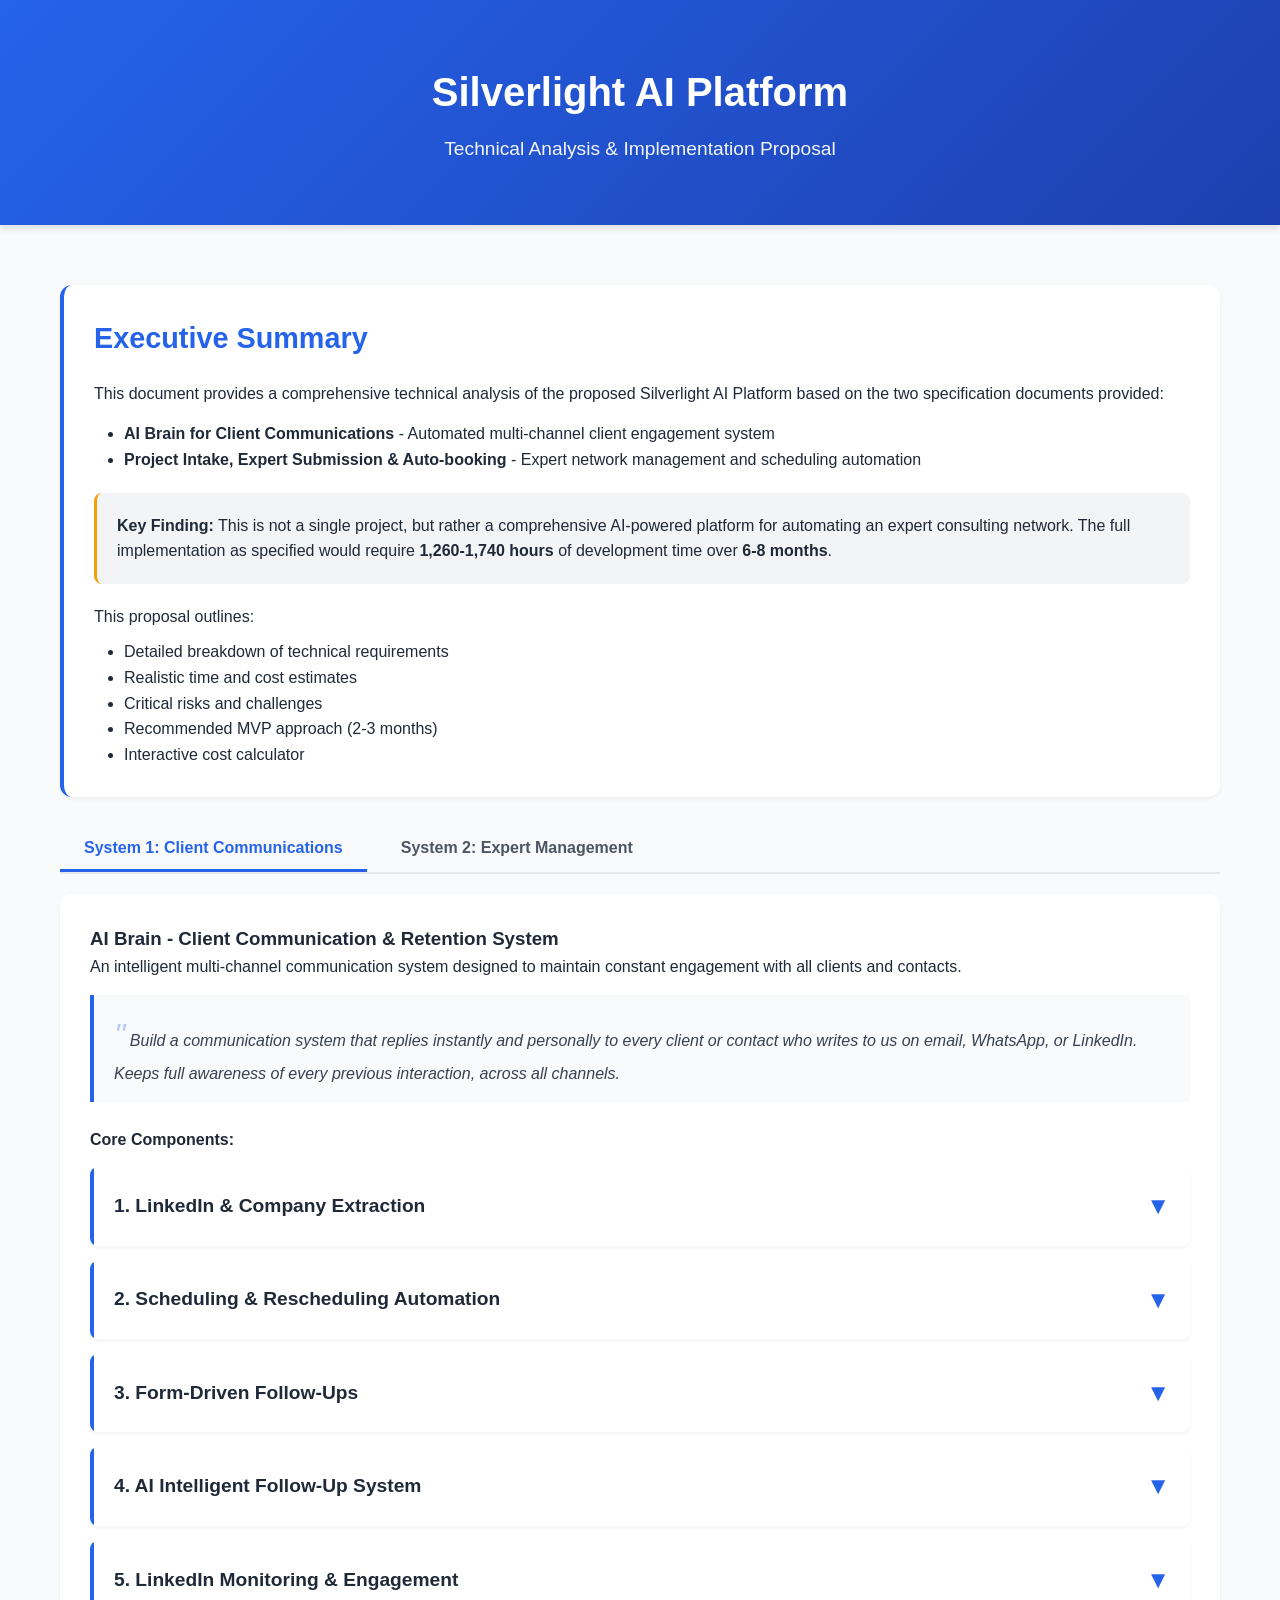
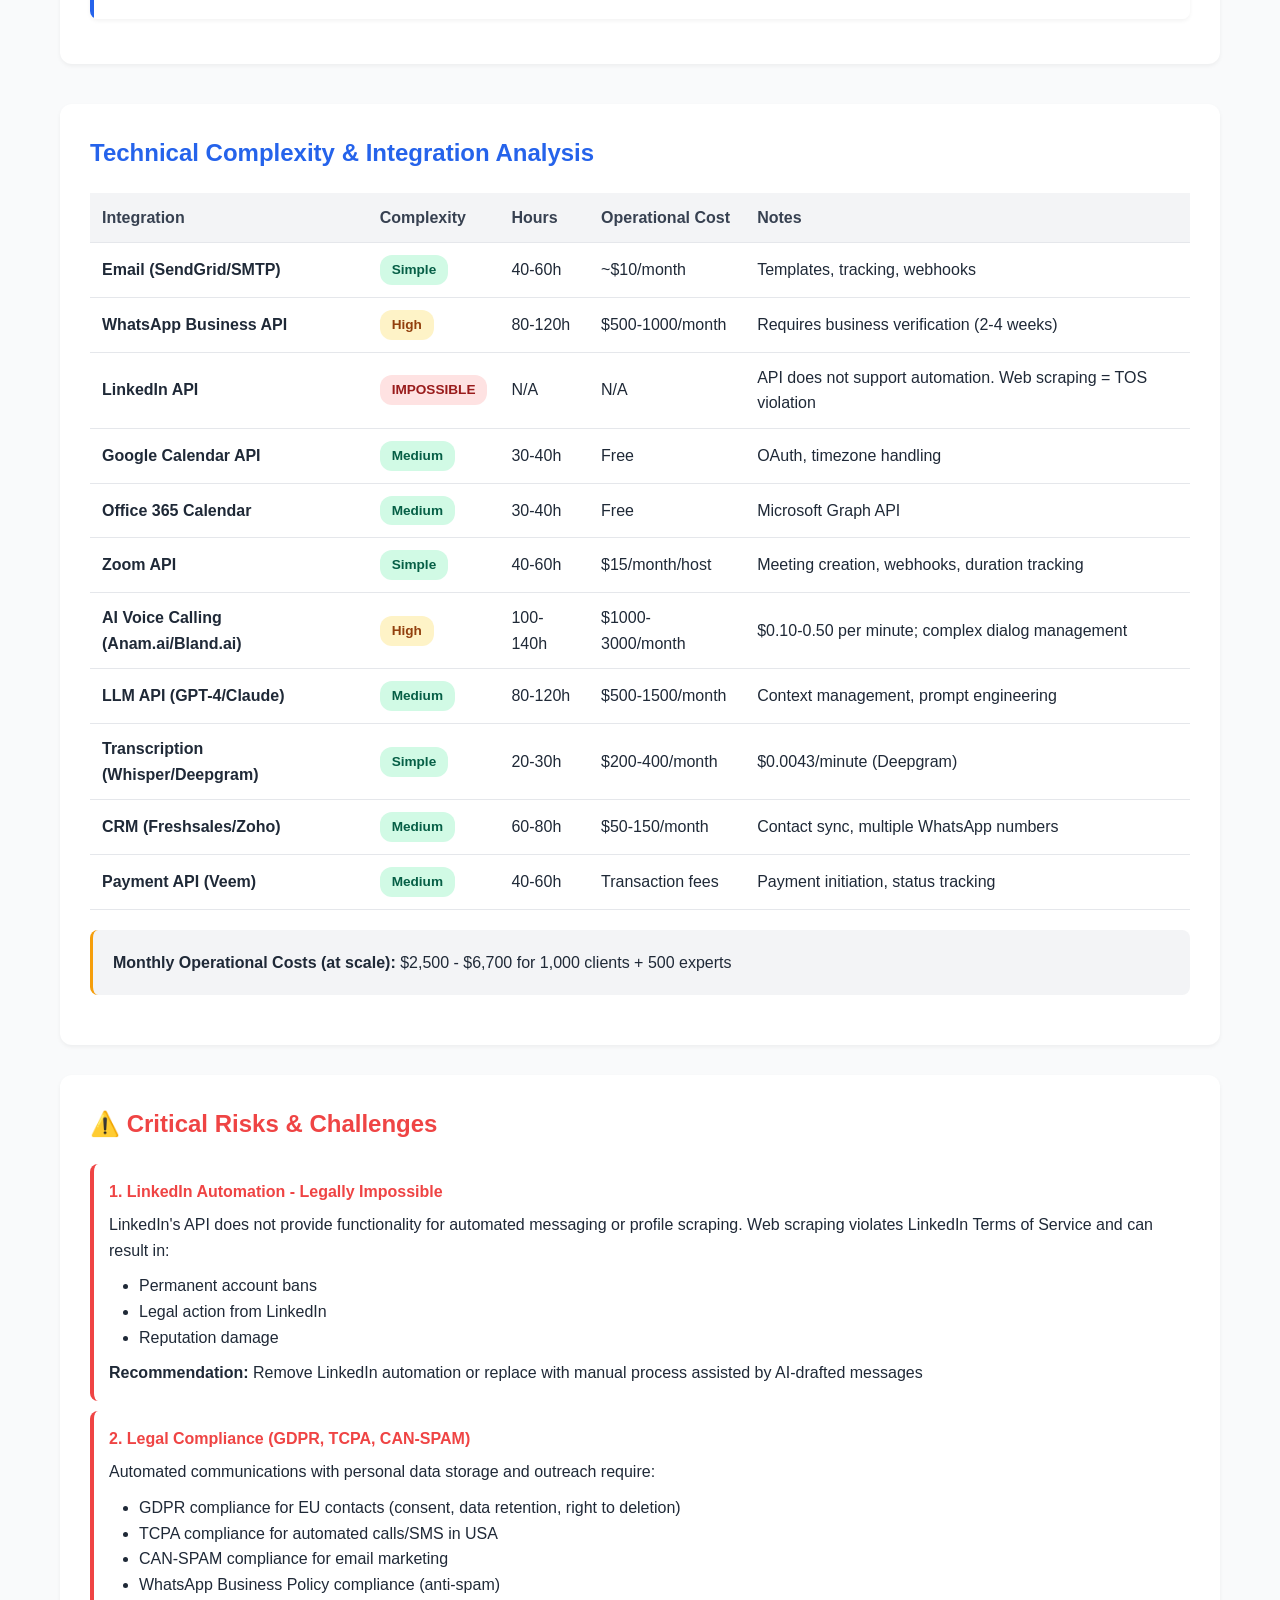
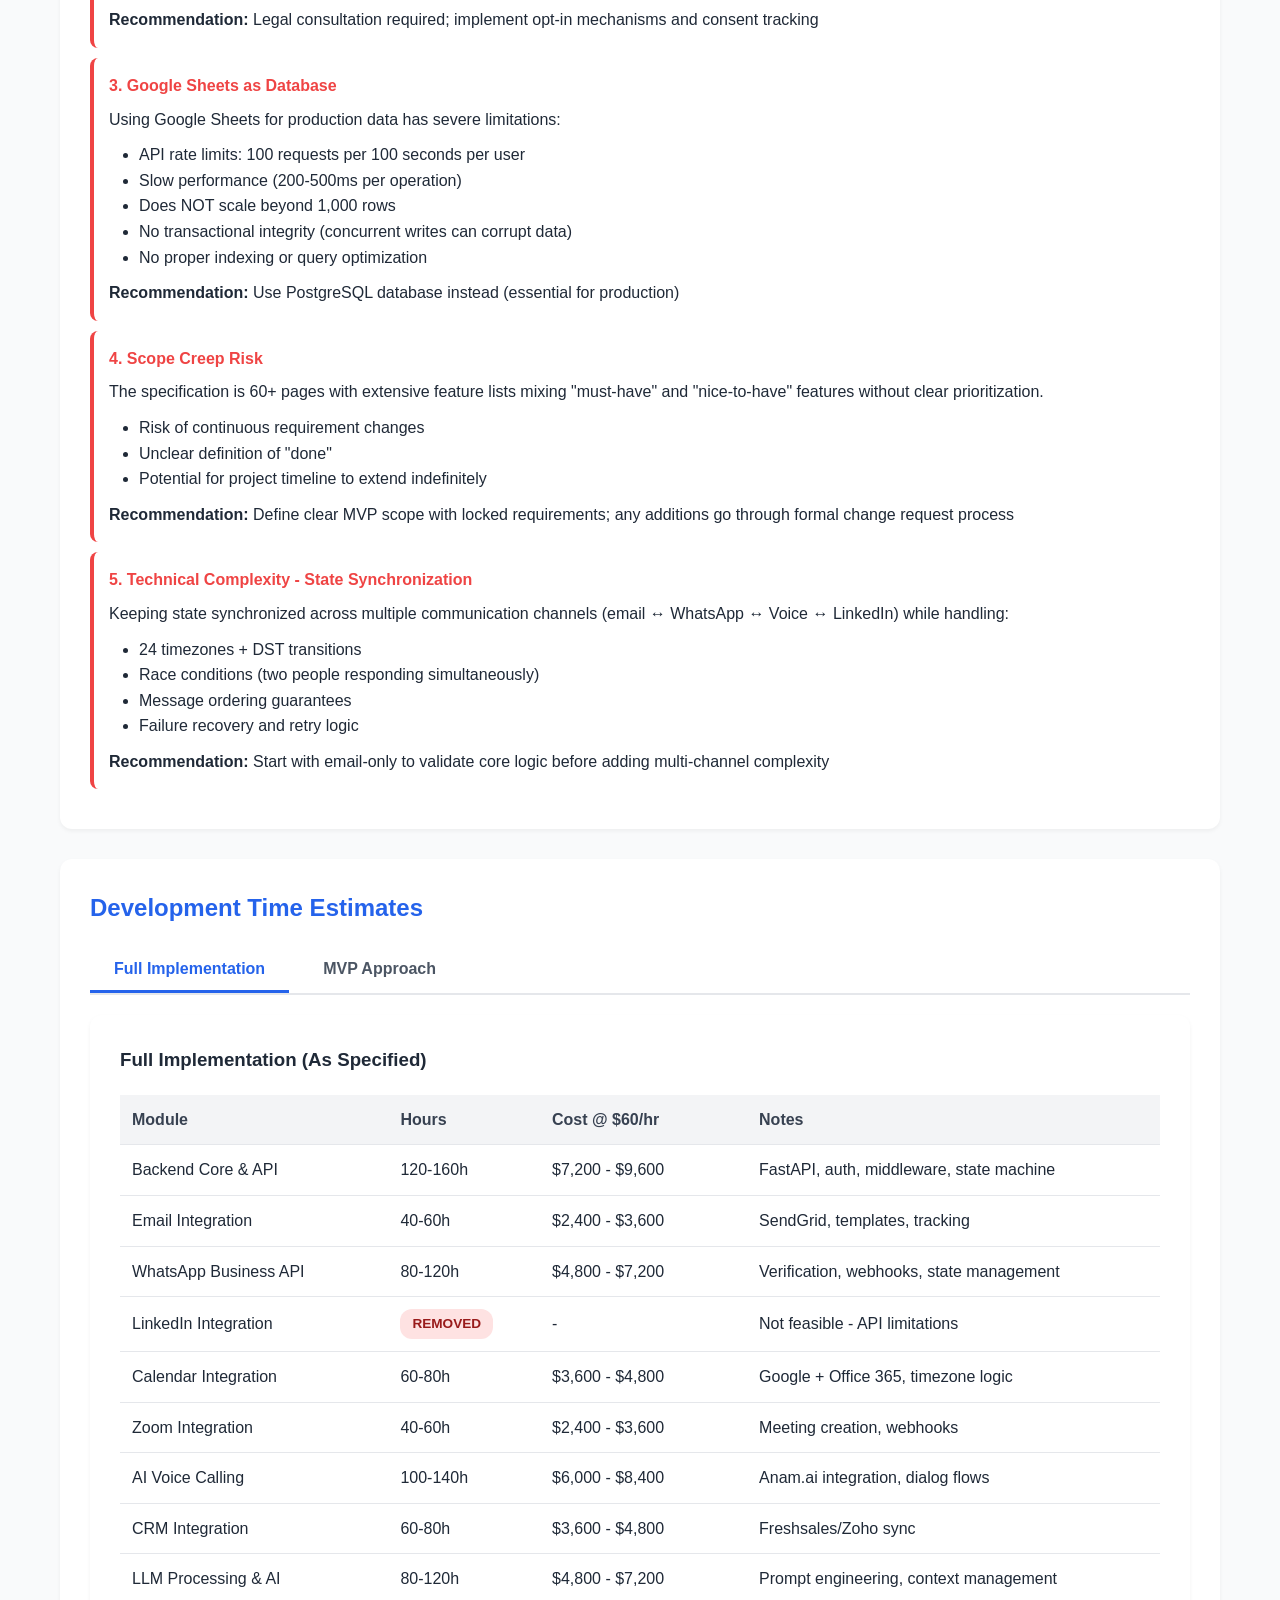
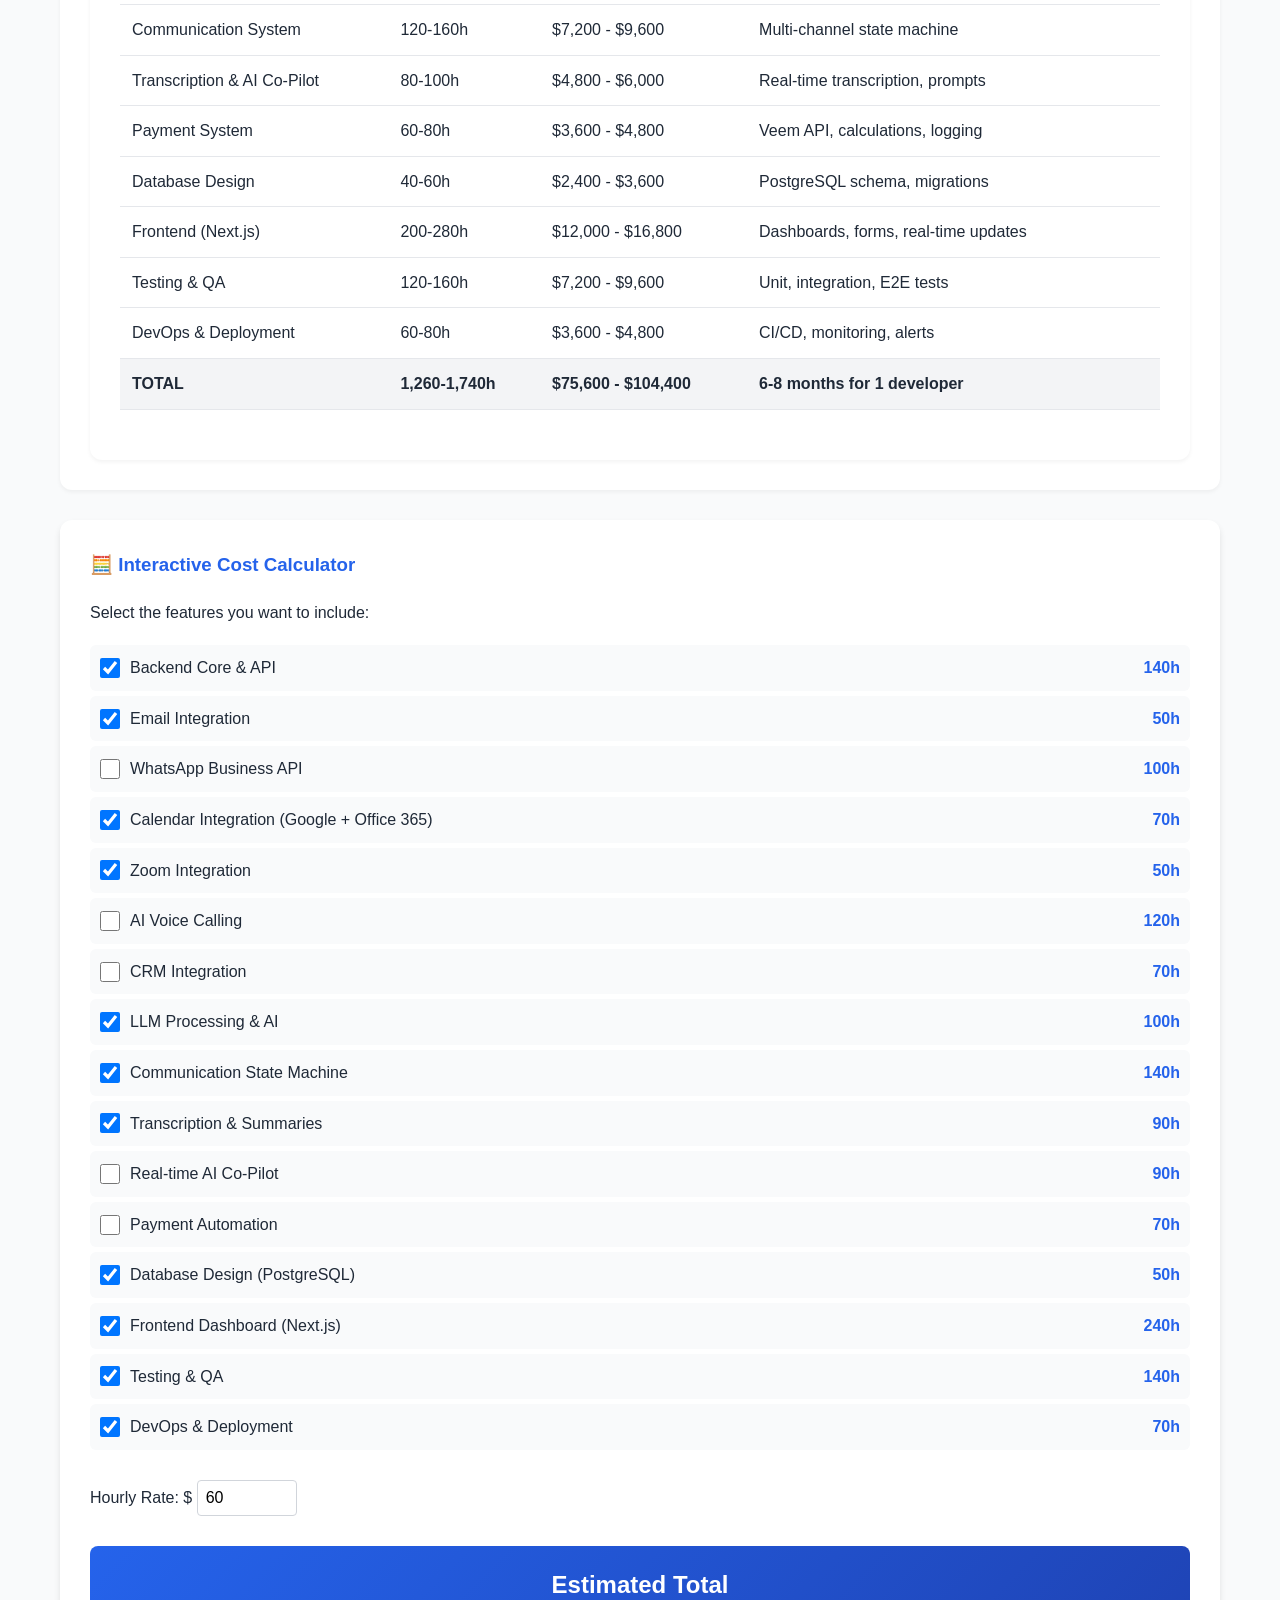
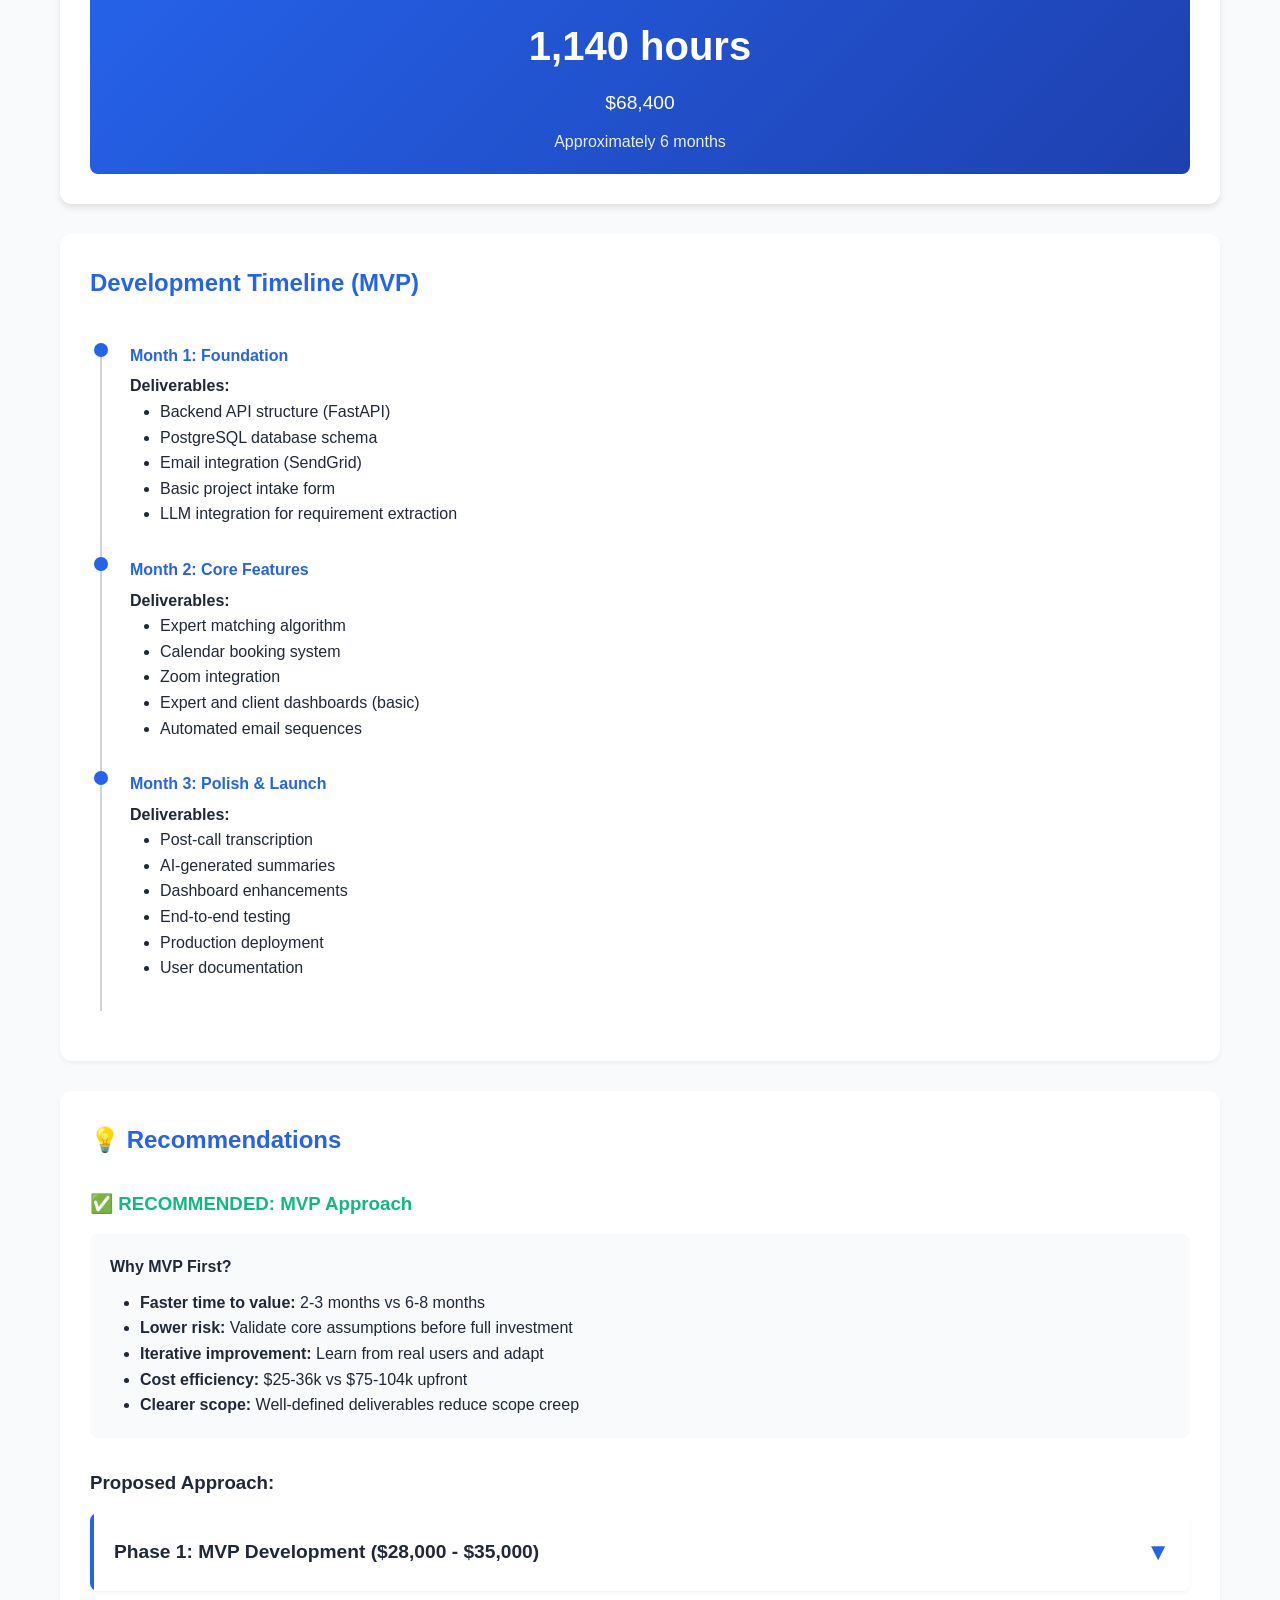
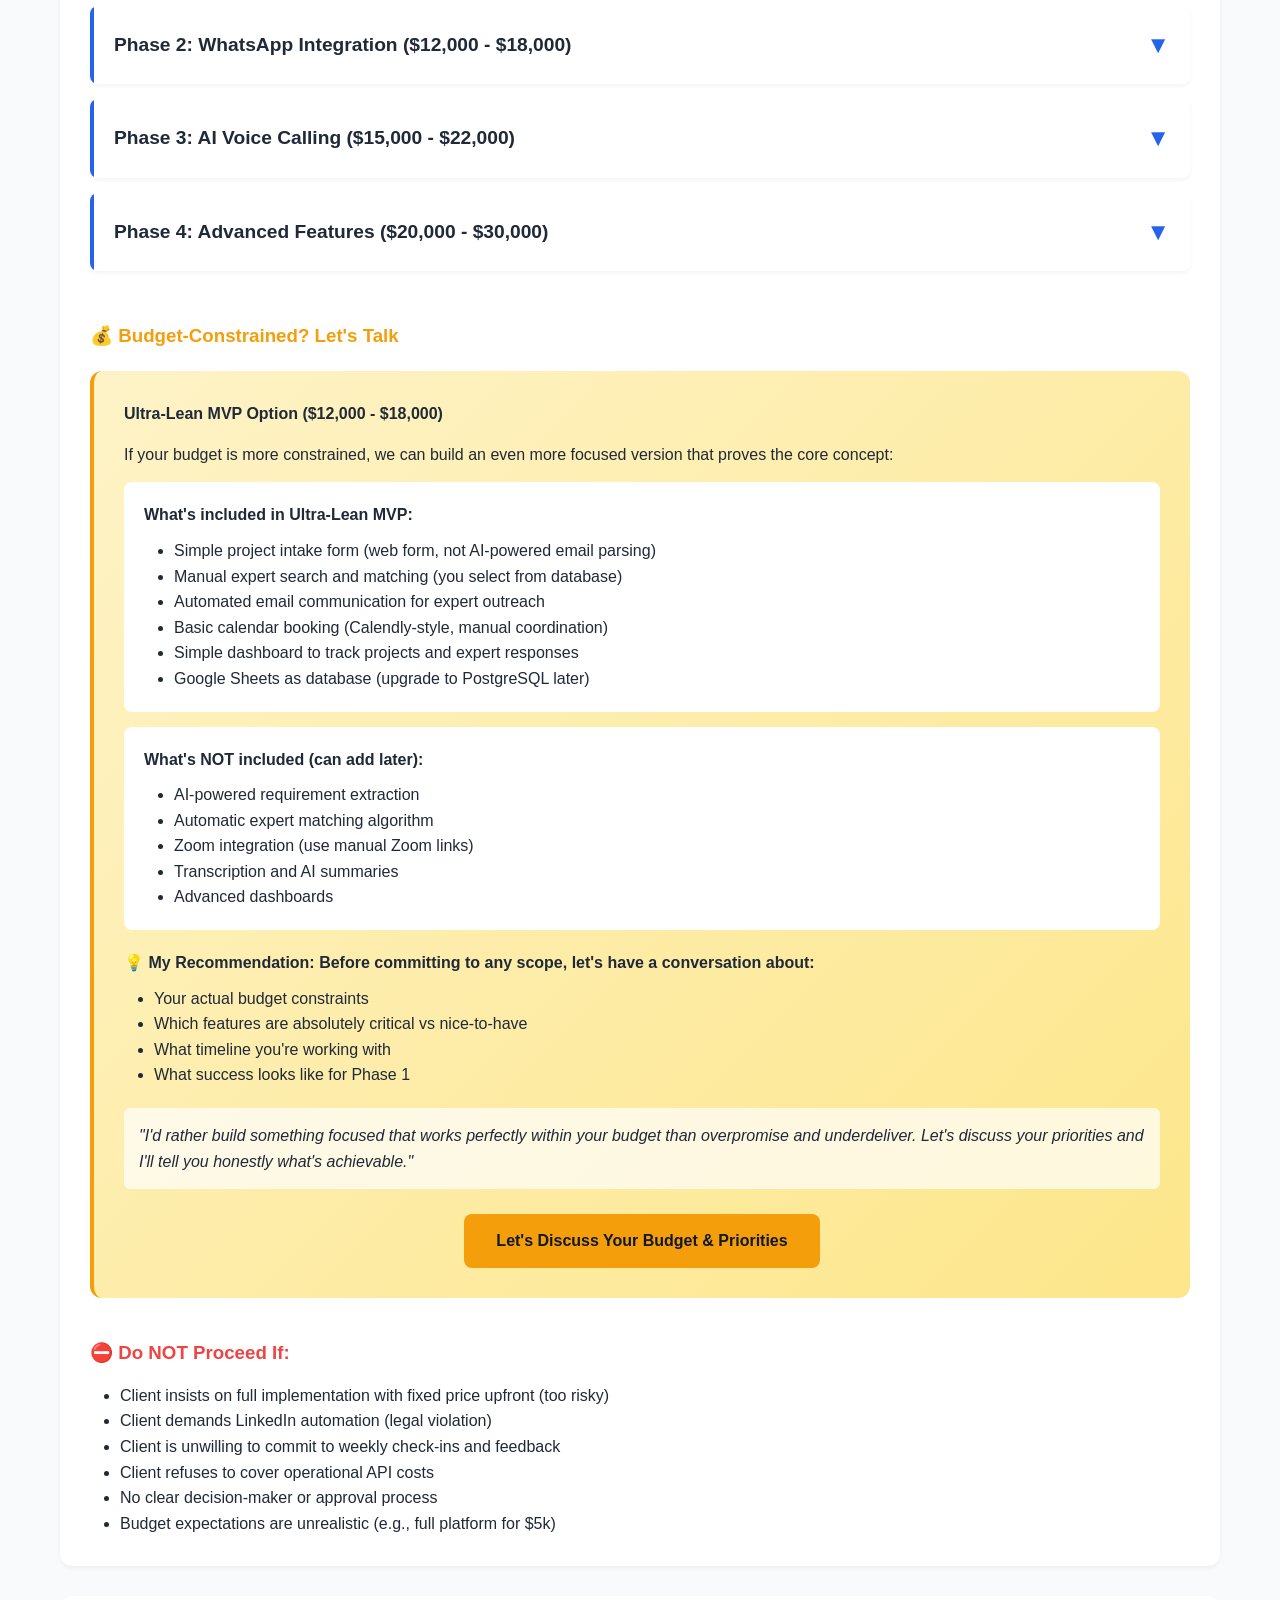
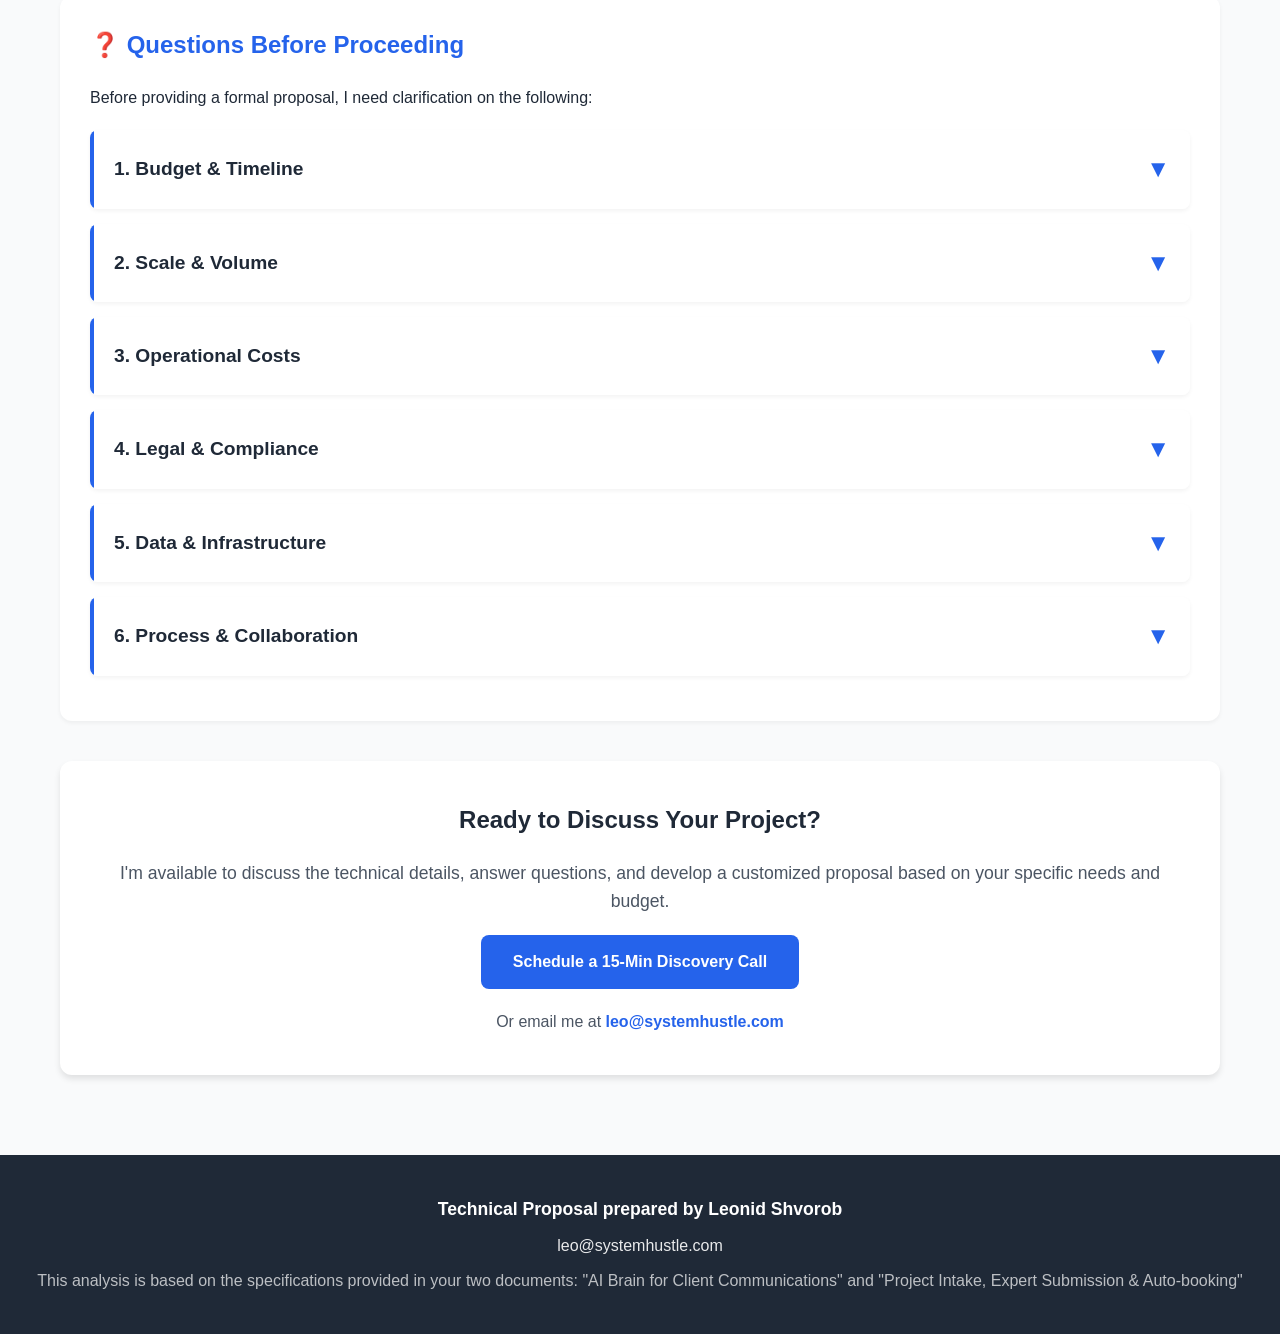
<file: Silverlight_Project_Proposal.html>
<!DOCTYPE html>
<html lang="en">
<head>
    <meta charset="UTF-8">
    <meta name="viewport" content="width=device-width, initial-scale=1.0">
    <title>Silverlight AI Platform - Technical Proposal & Analysis</title>
    <style>
        :root {
            --primary: #2563eb;
            --primary-dark: #1e40af;
            --success: #10b981;
            --warning: #f59e0b;
            --danger: #ef4444;
            --gray-50: #f9fafb;
            --gray-100: #f3f4f6;
            --gray-200: #e5e7eb;
            --gray-300: #d1d5db;
            --gray-600: #4b5563;
            --gray-700: #374151;
            --gray-800: #1f2937;
            --gray-900: #111827;
        }

        * {
            margin: 0;
            padding: 0;
            box-sizing: border-box;
        }

        body {
            font-family: -apple-system, BlinkMacSystemFont, 'Segoe UI', Roboto, 'Helvetica Neue', Arial, sans-serif;
            line-height: 1.6;
            color: var(--gray-800);
            background: var(--gray-50);
        }

        .container {
            max-width: 1200px;
            margin: 0 auto;
            padding: 20px;
        }

        header {
            background: linear-gradient(135deg, var(--primary) 0%, var(--primary-dark) 100%);
            color: white;
            padding: 60px 20px;
            text-align: center;
            margin-bottom: 40px;
            box-shadow: 0 4px 6px rgba(0,0,0,0.1);
        }

        header h1 {
            font-size: 2.5rem;
            margin-bottom: 10px;
            font-weight: 700;
        }

        header p {
            font-size: 1.2rem;
            opacity: 0.95;
        }

        .executive-summary {
            background: white;
            padding: 30px;
            border-radius: 12px;
            margin-bottom: 30px;
            box-shadow: 0 2px 4px rgba(0,0,0,0.05);
            border-left: 4px solid var(--primary);
        }

        .executive-summary h2 {
            color: var(--primary);
            margin-bottom: 20px;
            font-size: 1.8rem;
        }

        .highlight-box {
            background: var(--gray-100);
            padding: 20px;
            border-radius: 8px;
            margin: 20px 0;
            border-left: 3px solid var(--warning);
        }

        .tabs {
            display: flex;
            gap: 10px;
            margin-bottom: 20px;
            border-bottom: 2px solid var(--gray-200);
        }

        .tab {
            padding: 12px 24px;
            background: none;
            border: none;
            cursor: pointer;
            font-size: 1rem;
            font-weight: 600;
            color: var(--gray-600);
            border-bottom: 3px solid transparent;
            transition: all 0.3s;
        }

        .tab:hover {
            color: var(--primary);
            background: var(--gray-50);
        }

        .tab.active {
            color: var(--primary);
            border-bottom-color: var(--primary);
        }

        .tab-content {
            display: none;
            background: white;
            padding: 30px;
            border-radius: 12px;
            box-shadow: 0 2px 4px rgba(0,0,0,0.05);
        }

        .tab-content.active {
            display: block;
        }

        .collapsible {
            background: white;
            margin-bottom: 15px;
            border-radius: 8px;
            overflow: hidden;
            box-shadow: 0 2px 4px rgba(0,0,0,0.05);
        }

        .collapsible-header {
            padding: 20px;
            cursor: pointer;
            display: flex;
            justify-content: space-between;
            align-items: center;
            background: white;
            transition: background 0.3s;
            border-left: 4px solid var(--primary);
        }

        .collapsible-header:hover {
            background: var(--gray-50);
        }

        .collapsible-header h3 {
            font-size: 1.2rem;
            color: var(--gray-800);
        }

        .collapsible-icon {
            font-size: 1.5rem;
            color: var(--primary);
            transition: transform 0.3s;
        }

        .collapsible.active .collapsible-icon {
            transform: rotate(180deg);
        }

        .collapsible-content {
            max-height: 0;
            overflow: hidden;
            transition: max-height 0.3s ease-out;
            padding: 0 20px;
        }

        .collapsible.active .collapsible-content {
            max-height: 2000px;
            padding: 20px;
        }

        .quote {
            background: var(--gray-50);
            border-left: 4px solid var(--primary);
            padding: 15px 20px;
            margin: 15px 0;
            font-style: italic;
            color: var(--gray-700);
        }

        .quote::before {
            content: '"';
            font-size: 2rem;
            color: var(--primary);
            opacity: 0.3;
        }

        table {
            width: 100%;
            border-collapse: collapse;
            margin: 20px 0;
        }

        th, td {
            padding: 12px;
            text-align: left;
            border-bottom: 1px solid var(--gray-200);
        }

        th {
            background: var(--gray-100);
            font-weight: 600;
            color: var(--gray-700);
        }

        tr:hover {
            background: var(--gray-50);
        }

        .badge {
            display: inline-block;
            padding: 4px 12px;
            border-radius: 12px;
            font-size: 0.85rem;
            font-weight: 600;
        }

        .badge-success {
            background: #d1fae5;
            color: #065f46;
        }

        .badge-warning {
            background: #fef3c7;
            color: #92400e;
        }

        .badge-danger {
            background: #fee2e2;
            color: #991b1b;
        }

        .badge-info {
            background: #dbeafe;
            color: #1e40af;
        }

        .risk-item {
            background: white;
            padding: 15px;
            margin: 10px 0;
            border-radius: 8px;
            border-left: 4px solid var(--danger);
        }

        .risk-item h4 {
            color: var(--danger);
            margin-bottom: 8px;
        }

        .calculator {
            background: white;
            padding: 30px;
            border-radius: 12px;
            box-shadow: 0 4px 6px rgba(0,0,0,0.1);
            margin: 30px 0;
        }

        .calculator h3 {
            margin-bottom: 20px;
            color: var(--primary);
        }

        .checkbox-group {
            margin: 15px 0;
        }

        .checkbox-item {
            display: flex;
            align-items: center;
            padding: 10px;
            margin: 5px 0;
            background: var(--gray-50);
            border-radius: 6px;
        }

        .checkbox-item input {
            margin-right: 10px;
            width: 20px;
            height: 20px;
        }

        .checkbox-item label {
            flex: 1;
            cursor: pointer;
        }

        .checkbox-item .hours {
            font-weight: 600;
            color: var(--primary);
        }

        .total-estimate {
            background: linear-gradient(135deg, var(--primary) 0%, var(--primary-dark) 100%);
            color: white;
            padding: 20px;
            border-radius: 8px;
            margin-top: 20px;
            text-align: center;
        }

        .total-estimate h4 {
            font-size: 1.5rem;
            margin-bottom: 10px;
        }

        .total-estimate .amount {
            font-size: 2.5rem;
            font-weight: 700;
        }

        .comparison-grid {
            display: grid;
            grid-template-columns: 1fr 1fr;
            gap: 20px;
            margin: 20px 0;
        }

        .comparison-card {
            background: white;
            padding: 20px;
            border-radius: 8px;
            box-shadow: 0 2px 4px rgba(0,0,0,0.05);
        }

        .comparison-card h3 {
            margin-bottom: 15px;
            padding-bottom: 10px;
            border-bottom: 2px solid var(--gray-200);
        }

        .comparison-card ul {
            list-style: none;
            padding: 0;
        }

        .comparison-card li {
            padding: 8px 0;
            padding-left: 25px;
            position: relative;
        }

        .comparison-card li::before {
            content: '✓';
            position: absolute;
            left: 0;
            color: var(--success);
            font-weight: bold;
        }

        .comparison-card.excluded li::before {
            content: '✗';
            color: var(--danger);
        }

        .timeline {
            position: relative;
            padding: 20px 0;
        }

        .timeline-item {
            position: relative;
            padding-left: 40px;
            padding-bottom: 30px;
        }

        .timeline-item::before {
            content: '';
            position: absolute;
            left: 10px;
            top: 0;
            bottom: 0;
            width: 2px;
            background: var(--gray-300);
        }

        .timeline-item::after {
            content: '';
            position: absolute;
            left: 4px;
            top: 0;
            width: 14px;
            height: 14px;
            border-radius: 50%;
            background: var(--primary);
        }

        .timeline-item h4 {
            margin-bottom: 5px;
            color: var(--primary);
        }

        .cta {
            background: white;
            padding: 40px;
            text-align: center;
            border-radius: 12px;
            margin-top: 40px;
            box-shadow: 0 4px 6px rgba(0,0,0,0.1);
        }

        .cta h2 {
            margin-bottom: 20px;
            color: var(--gray-800);
        }

        .btn {
            display: inline-block;
            padding: 14px 32px;
            background: var(--primary);
            color: white;
            text-decoration: none;
            border-radius: 8px;
            font-weight: 600;
            transition: all 0.3s;
            border: none;
            cursor: pointer;
            font-size: 1rem;
        }

        .btn:hover {
            background: var(--primary-dark);
            transform: translateY(-2px);
            box-shadow: 0 4px 12px rgba(37, 99, 235, 0.3);
        }

        @media (max-width: 768px) {
            header h1 {
                font-size: 1.8rem;
            }

            .comparison-grid {
                grid-template-columns: 1fr;
            }

            .tabs {
                flex-direction: column;
            }
        }
    </style>
</head>
<body>
    <header>
        <h1>Silverlight AI Platform</h1>
        <p>Technical Analysis & Implementation Proposal</p>
    </header>

    <div class="container">
        <!-- Executive Summary -->
        <section class="executive-summary">
            <h2>Executive Summary</h2>
            <p>This document provides a comprehensive technical analysis of the proposed Silverlight AI Platform based on the two specification documents provided:</p>
            <ul style="margin: 15px 0 15px 30px;">
                <li><strong>AI Brain for Client Communications</strong> - Automated multi-channel client engagement system</li>
                <li><strong>Project Intake, Expert Submission & Auto-booking</strong> - Expert network management and scheduling automation</li>
            </ul>

            <div class="highlight-box">
                <strong>Key Finding:</strong> This is not a single project, but rather a comprehensive AI-powered platform for automating an expert consulting network. The full implementation as specified would require <strong>1,260-1,740 hours</strong> of development time over <strong>6-8 months</strong>.
            </div>

            <p style="margin-top: 20px;">This proposal outlines:</p>
            <ul style="margin: 10px 0 0 30px;">
                <li>Detailed breakdown of technical requirements</li>
                <li>Realistic time and cost estimates</li>
                <li>Critical risks and challenges</li>
                <li>Recommended MVP approach (2-3 months)</li>
                <li>Interactive cost calculator</li>
            </ul>
        </section>

        <!-- Project Overview Tabs -->
        <div style="margin-bottom: 40px;">
            <div class="tabs">
                <button class="tab active" onclick="switchTab('system1')">System 1: Client Communications</button>
                <button class="tab" onclick="switchTab('system2')">System 2: Expert Management</button>
            </div>

            <div id="system1" class="tab-content active">
                <h3>AI Brain - Client Communication & Retention System</h3>
                <p>An intelligent multi-channel communication system designed to maintain constant engagement with all clients and contacts.</p>

                <div class="quote">
                    Build a communication system that replies instantly and personally to every client or contact who writes to us on email, WhatsApp, or LinkedIn. Keeps full awareness of every previous interaction, across all channels.
                </div>

                <h4 style="margin-top: 25px; margin-bottom: 15px;">Core Components:</h4>
                <div class="collapsible">
                    <div class="collapsible-header" onclick="toggleCollapsible(this)">
                        <h3>1. LinkedIn & Company Extraction</h3>
                        <span class="collapsible-icon">▼</span>
                    </div>
                    <div class="collapsible-content">
                        <div class="quote">
                            When a form is submitted with a company LinkedIn URL, the system reviews the company's page and gathers contacts who hold relevant job titles.
                        </div>
                        <p><strong>Technical Requirements:</strong></p>
                        <ul style="margin-left: 30px;">
                            <li>LinkedIn profile enrichment (phone/email extraction)</li>
                            <li>Company-wide contact discovery</li>
                            <li>Automated email and WhatsApp outreach sequences</li>
                            <li>Quarterly re-engagement campaigns</li>
                        </ul>
                        <p style="margin-top: 15px;"><span class="badge badge-danger">CRITICAL RISK</span> LinkedIn does not provide API access for automated scraping or messaging. Web scraping violates LinkedIn Terms of Service and can result in account bans and legal action.</p>
                    </div>
                </div>

                <div class="collapsible">
                    <div class="collapsible-header" onclick="toggleCollapsible(this)">
                        <h3>2. Scheduling & Rescheduling Automation</h3>
                        <span class="collapsible-icon">▼</span>
                    </div>
                    <div class="collapsible-content">
                        <div class="quote">
                            Make it effortless to arrange, confirm, or reschedule introductory or follow-up calls with clients. The system detects a client's timezone, speaks naturally on both email and WhatsApp, creates and edits calendar invites automatically.
                        </div>
                        <p><strong>Features:</strong></p>
                        <ul style="margin-left: 30px;">
                            <li>Automatic timezone detection and conversion</li>
                            <li>Multi-channel scheduling (email + WhatsApp)</li>
                            <li>Calendar integration (Google Calendar, Office 365)</li>
                            <li>Intelligent rescheduling handling</li>
                            <li>No-show follow-up automation</li>
                        </ul>
                        <p style="margin-top: 15px;"><strong>Estimated Time:</strong> <span class="badge badge-info">60-80 hours</span></p>
                    </div>
                </div>

                <div class="collapsible">
                    <div class="collapsible-header" onclick="toggleCollapsible(this)">
                        <h3>3. Form-Driven Follow-Ups</h3>
                        <span class="collapsible-icon">▼</span>
                    </div>
                    <div class="collapsible-content">
                        <div class="quote">
                            Ensure every client who has received or submitted a form (for access, onboarding, or setup) is reminded until it's completed. All reminders go by email and WhatsApp in a friendly cadence.
                        </div>
                        <p><strong>Coverage:</strong></p>
                        <ul style="margin-left: 30px;">
                            <li>21 different form types tracked</li>
                            <li>Automated reminder sequences (email → WhatsApp → follow-ups)</li>
                            <li>Deferral memory and automatic restart</li>
                            <li>Completion tracking and notifications</li>
                        </ul>
                    </div>
                </div>

                <div class="collapsible">
                    <div class="collapsible-header" onclick="toggleCollapsible(this)">
                        <h3>4. AI Intelligent Follow-Up System</h3>
                        <span class="collapsible-icon">▼</span>
                    </div>
                    <div class="collapsible-content">
                        <div class="quote">
                            Every contact we've interacted with must stay in regular, meaningful communication through email, WhatsApp, or LinkedIn. Every message feels personal, relevant, and connected to their history with us.
                        </div>
                        <p><strong>AI Capabilities:</strong></p>
                        <ul style="margin-left: 30px;">
                            <li>Context-aware message generation (reads full email/WhatsApp history)</li>
                            <li>Adaptive follow-up timing based on response patterns</li>
                            <li>Sentiment analysis and churn detection</li>
                            <li>30-day engagement guarantee for all contacts</li>
                            <li>Automatic prioritization and daily call lists</li>
                        </ul>
                        <p style="margin-top: 15px;"><strong>Estimated Time:</strong> <span class="badge badge-info">120-160 hours</span></p>
                    </div>
                </div>

                <div class="collapsible">
                    <div class="collapsible-header" onclick="toggleCollapsible(this)">
                        <h3>5. LinkedIn Monitoring & Engagement</h3>
                        <span class="collapsible-icon">▼</span>
                    </div>
                    <div class="collapsible-content">
                        <div class="quote">
                            Stay present in every client's professional life by noticing their activity on LinkedIn. The AI Brain congratulates, comments, and reconnects whenever a client gets promoted, changes company, or publishes a post.
                        </div>
                        <p><span class="badge badge-danger">LEGAL RISK</span> Automated LinkedIn monitoring and messaging is prohibited by LinkedIn's Terms of Service.</p>
                        <p style="margin-top: 10px;"><strong>Alternative Approach:</strong> Manual LinkedIn monitoring with AI-assisted message drafting (semi-automated workflow)</p>
                    </div>
                </div>
            </div>

            <div id="system2" class="tab-content">
                <h3>Project Intake, Expert Sourcing & Auto-booking System</h3>
                <p>End-to-end automation for managing expert consulting projects, from initial client request to completed calls and payments.</p>

                <div class="quote">
                    The Silverlight Expert Autobooking & Scheduling System automates the full life cycle: Project Intake → Expert Sourcing → Project Updates → Invitations & Chasing → Call Scheduling → Pre-/During-/Post-Call → Payment → Recordkeeping → AI followups.
                </div>

                <h4 style="margin-top: 25px; margin-bottom: 15px;">Core Workflow:</h4>

                <div class="collapsible">
                    <div class="collapsible-header" onclick="toggleCollapsible(this)">
                        <h3>1. Project Intake</h3>
                        <span class="collapsible-icon">▼</span>
                    </div>
                    <div class="collapsible-content">
                        <div class="quote">
                            Client emails initiate the process. The bot checks if there is a live project for this person, analyzes the email to see if it is a request for experts, and ensures all required briefing elements are gathered.
                        </div>
                        <p><strong>Requirements Extracted:</strong></p>
                        <ul style="margin-left: 30px;">
                            <li>Relevant companies/experience</li>
                            <li>Current vs former employees</li>
                            <li>Geography/countries</li>
                            <li>Key themes and job titles</li>
                            <li>Screening questions</li>
                        </ul>
                        <p style="margin-top: 15px;"><strong>AI Processing:</strong> NLP to parse unstructured client emails and extract structured project requirements</p>
                        <p><strong>Estimated Time:</strong> <span class="badge badge-info">30-40 hours</span></p>
                    </div>
                </div>

                <div class="collapsible">
                    <div class="collapsible-header" onclick="toggleCollapsible(this)">
                        <h3>2. Expert Sourcing & Matching</h3>
                        <span class="collapsible-icon">▼</span>
                    </div>
                    <div class="collapsible-content">
                        <div class="quote">
                            As soon as the project is created, the system searches our existing network for relevant experts. If five or more relevant profiles are found, immediately email these profiles to the client.
                        </div>
                        <p><strong>AI Matching Algorithm:</strong></p>
                        <ul style="margin-left: 30px;">
                            <li>Semantic search across expert database</li>
                            <li>Compatibility scoring (past roles vs project needs)</li>
                            <li>Industry side categorization (producers/suppliers/clients)</li>
                            <li>Automatic expert ranking and explanation</li>
                        </ul>
                        <p style="margin-top: 15px;"><strong>Estimated Time:</strong> <span class="badge badge-info">40-60 hours</span></p>
                    </div>
                </div>

                <div class="collapsible">
                    <div class="collapsible-header" onclick="toggleCollapsible(this)">
                        <h3>3. Expert Invitation & Response Handling</h3>
                        <span class="collapsible-icon">▼</span>
                    </div>
                    <div class="collapsible-content">
                        <div class="quote">
                            Contact expert(s) via email, WhatsApp, and AI caller. Confirm availability and answers to screening questions. Once all info is complete, provide to the client and initiate call scheduling.
                        </div>
                        <p><strong>Multi-Channel Chase Sequence:</strong></p>
                        <ul style="margin-left: 30px;">
                            <li>Email → 1 hour → WhatsApp → 1 hour → AI call</li>
                            <li>3 full chase cycles over 7 days</li>
                            <li>Automated screening question collection</li>
                            <li>Timezone-aware quiet hours (no messages 9pm-7am)</li>
                        </ul>
                        <p style="margin-top: 15px;"><span class="badge badge-warning">COST CONSIDERATION</span> AI voice calls cost approximately $0.10-0.50 per minute</p>
                    </div>
                </div>

                <div class="collapsible">
                    <div class="collapsible-header" onclick="toggleCollapsible(this)">
                        <h3>4. Call Scheduling Automation</h3>
                        <span class="collapsible-icon">▼</span>
                    </div>
                    <div class="collapsible-content">
                        <div class="quote">
                            Once expert responses and client approvals are received, the booking sequence begins automatically. The system must handle every possible combination of known and unknown availabilities.
                        </div>
                        <p><strong>Features:</strong></p>
                        <ul style="margin-left: 30px;">
                            <li>Automatic timezone conversion and reconciliation</li>
                            <li>Zoom meeting creation with unique links</li>
                            <li>Office 365 calendar invites for both parties</li>
                            <li>24h and 1h automated reminders (email + WhatsApp)</li>
                            <li>Rescheduling and cancellation handling</li>
                            <li>Multi-expert booking coordination</li>
                        </ul>
                        <p style="margin-top: 15px;"><strong>Estimated Time:</strong> <span class="badge badge-info">80-120 hours</span></p>
                    </div>
                </div>

                <div class="collapsible">
                    <div class="collapsible-header" onclick="toggleCollapsible(this)">
                        <h3>5. AI Co-Pilot (During Call)</h3>
                        <span class="collapsible-icon">▼</span>
                    </div>
                    <div class="collapsible-content">
                        <div class="quote">
                            If both sides consent, the AI Co-Pilot silently joins: Live-transcribes the discussion, generates structured notes, suggests real-time prompts to the client, tags themes for analytics and indexing.
                        </div>
                        <p><strong>Capabilities:</strong></p>
                        <ul style="margin-left: 30px;">
                            <li>Real-time speech-to-text transcription (Whisper/Deepgram)</li>
                            <li>Live prompt suggestions to client</li>
                            <li>Post-call summary generation within 10 minutes</li>
                            <li>Theme tagging and knowledge graph integration</li>
                        </ul>
                        <p style="margin-top: 15px;"><strong>Estimated Time:</strong> <span class="badge badge-info">80-100 hours</span></p>
                    </div>
                </div>

                <div class="collapsible">
                    <div class="collapsible-header" onclick="toggleCollapsible(this)">
                        <h3>6. Payment Automation</h3>
                        <span class="collapsible-icon">▼</span>
                    </div>
                    <div class="collapsible-content">
                        <div class="quote">
                            After a call is completed, Zoom duration data is collected. Client receives email to confirm actual duration. If expert agrees, automatic payment draft in Veem for manual approval.
                        </div>
                        <p><strong>Workflow:</strong></p>
                        <ul style="margin-left: 30px;">
                            <li>Automatic fee calculation based on client domain + expert rate</li>
                            <li>Duration confirmation from both parties</li>
                            <li>Veem API integration for payment processing</li>
                            <li>Revenue tracking and audit logging</li>
                        </ul>
                        <p style="margin-top: 15px;"><strong>Estimated Time:</strong> <span class="badge badge-info">60-80 hours</span></p>
                    </div>
                </div>
            </div>
        </div>

        <!-- Technical Complexity & Integrations -->
        <section style="background: white; padding: 30px; border-radius: 12px; margin-bottom: 30px; box-shadow: 0 2px 4px rgba(0,0,0,0.05);">
            <h2 style="color: var(--primary); margin-bottom: 20px;">Technical Complexity & Integration Analysis</h2>

            <table>
                <thead>
                    <tr>
                        <th>Integration</th>
                        <th>Complexity</th>
                        <th>Hours</th>
                        <th>Operational Cost</th>
                        <th>Notes</th>
                    </tr>
                </thead>
                <tbody>
                    <tr>
                        <td><strong>Email (SendGrid/SMTP)</strong></td>
                        <td><span class="badge badge-success">Simple</span></td>
                        <td>40-60h</td>
                        <td>~$10/month</td>
                        <td>Templates, tracking, webhooks</td>
                    </tr>
                    <tr>
                        <td><strong>WhatsApp Business API</strong></td>
                        <td><span class="badge badge-warning">High</span></td>
                        <td>80-120h</td>
                        <td>$500-1000/month</td>
                        <td>Requires business verification (2-4 weeks)</td>
                    </tr>
                    <tr>
                        <td><strong>LinkedIn API</strong></td>
                        <td><span class="badge badge-danger">IMPOSSIBLE</span></td>
                        <td>N/A</td>
                        <td>N/A</td>
                        <td>API does not support automation. Web scraping = TOS violation</td>
                    </tr>
                    <tr>
                        <td><strong>Google Calendar API</strong></td>
                        <td><span class="badge badge-success">Medium</span></td>
                        <td>30-40h</td>
                        <td>Free</td>
                        <td>OAuth, timezone handling</td>
                    </tr>
                    <tr>
                        <td><strong>Office 365 Calendar</strong></td>
                        <td><span class="badge badge-success">Medium</span></td>
                        <td>30-40h</td>
                        <td>Free</td>
                        <td>Microsoft Graph API</td>
                    </tr>
                    <tr>
                        <td><strong>Zoom API</strong></td>
                        <td><span class="badge badge-success">Simple</span></td>
                        <td>40-60h</td>
                        <td>$15/month/host</td>
                        <td>Meeting creation, webhooks, duration tracking</td>
                    </tr>
                    <tr>
                        <td><strong>AI Voice Calling (Anam.ai/Bland.ai)</strong></td>
                        <td><span class="badge badge-warning">High</span></td>
                        <td>100-140h</td>
                        <td>$1000-3000/month</td>
                        <td>$0.10-0.50 per minute; complex dialog management</td>
                    </tr>
                    <tr>
                        <td><strong>LLM API (GPT-4/Claude)</strong></td>
                        <td><span class="badge badge-success">Medium</span></td>
                        <td>80-120h</td>
                        <td>$500-1500/month</td>
                        <td>Context management, prompt engineering</td>
                    </tr>
                    <tr>
                        <td><strong>Transcription (Whisper/Deepgram)</strong></td>
                        <td><span class="badge badge-success">Simple</span></td>
                        <td>20-30h</td>
                        <td>$200-400/month</td>
                        <td>$0.0043/minute (Deepgram)</td>
                    </tr>
                    <tr>
                        <td><strong>CRM (Freshsales/Zoho)</strong></td>
                        <td><span class="badge badge-success">Medium</span></td>
                        <td>60-80h</td>
                        <td>$50-150/month</td>
                        <td>Contact sync, multiple WhatsApp numbers</td>
                    </tr>
                    <tr>
                        <td><strong>Payment API (Veem)</strong></td>
                        <td><span class="badge badge-success">Medium</span></td>
                        <td>40-60h</td>
                        <td>Transaction fees</td>
                        <td>Payment initiation, status tracking</td>
                    </tr>
                </tbody>
            </table>

            <div class="highlight-box" style="margin-top: 20px;">
                <strong>Monthly Operational Costs (at scale):</strong> $2,500 - $6,700 for 1,000 clients + 500 experts
            </div>
        </section>

        <!-- Critical Risks -->
        <section style="background: white; padding: 30px; border-radius: 12px; margin-bottom: 30px; box-shadow: 0 2px 4px rgba(0,0,0,0.05);">
            <h2 style="color: var(--danger); margin-bottom: 20px;">⚠️ Critical Risks & Challenges</h2>

            <div class="risk-item">
                <h4>1. LinkedIn Automation - Legally Impossible</h4>
                <p>LinkedIn's API does not provide functionality for automated messaging or profile scraping. Web scraping violates LinkedIn Terms of Service and can result in:</p>
                <ul style="margin-left: 30px; margin-top: 10px;">
                    <li>Permanent account bans</li>
                    <li>Legal action from LinkedIn</li>
                    <li>Reputation damage</li>
                </ul>
                <p style="margin-top: 10px;"><strong>Recommendation:</strong> Remove LinkedIn automation or replace with manual process assisted by AI-drafted messages</p>
            </div>

            <div class="risk-item">
                <h4>2. Legal Compliance (GDPR, TCPA, CAN-SPAM)</h4>
                <p>Automated communications with personal data storage and outreach require:</p>
                <ul style="margin-left: 30px; margin-top: 10px;">
                    <li>GDPR compliance for EU contacts (consent, data retention, right to deletion)</li>
                    <li>TCPA compliance for automated calls/SMS in USA</li>
                    <li>CAN-SPAM compliance for email marketing</li>
                    <li>WhatsApp Business Policy compliance (anti-spam)</li>
                </ul>
                <p style="margin-top: 10px;"><strong>Recommendation:</strong> Legal consultation required; implement opt-in mechanisms and consent tracking</p>
            </div>

            <div class="risk-item">
                <h4>3. Google Sheets as Database</h4>
                <p>Using Google Sheets for production data has severe limitations:</p>
                <ul style="margin-left: 30px; margin-top: 10px;">
                    <li>API rate limits: 100 requests per 100 seconds per user</li>
                    <li>Slow performance (200-500ms per operation)</li>
                    <li>Does NOT scale beyond 1,000 rows</li>
                    <li>No transactional integrity (concurrent writes can corrupt data)</li>
                    <li>No proper indexing or query optimization</li>
                </ul>
                <p style="margin-top: 10px;"><strong>Recommendation:</strong> Use PostgreSQL database instead (essential for production)</p>
            </div>

            <div class="risk-item">
                <h4>4. Scope Creep Risk</h4>
                <p>The specification is 60+ pages with extensive feature lists mixing "must-have" and "nice-to-have" features without clear prioritization.</p>
                <ul style="margin-left: 30px; margin-top: 10px;">
                    <li>Risk of continuous requirement changes</li>
                    <li>Unclear definition of "done"</li>
                    <li>Potential for project timeline to extend indefinitely</li>
                </ul>
                <p style="margin-top: 10px;"><strong>Recommendation:</strong> Define clear MVP scope with locked requirements; any additions go through formal change request process</p>
            </div>

            <div class="risk-item">
                <h4>5. Technical Complexity - State Synchronization</h4>
                <p>Keeping state synchronized across multiple communication channels (email ↔ WhatsApp ↔ Voice ↔ LinkedIn) while handling:</p>
                <ul style="margin-left: 30px; margin-top: 10px;">
                    <li>24 timezones + DST transitions</li>
                    <li>Race conditions (two people responding simultaneously)</li>
                    <li>Message ordering guarantees</li>
                    <li>Failure recovery and retry logic</li>
                </ul>
                <p style="margin-top: 10px;"><strong>Recommendation:</strong> Start with email-only to validate core logic before adding multi-channel complexity</p>
            </div>
        </section>

        <!-- Time & Cost Estimates -->
        <section style="background: white; padding: 30px; border-radius: 12px; margin-bottom: 30px; box-shadow: 0 2px 4px rgba(0,0,0,0.05);">
            <h2 style="color: var(--primary); margin-bottom: 20px;">Development Time Estimates</h2>

            <div class="tabs">
                <button class="tab active" onclick="switchTab('full-estimate')">Full Implementation</button>
                <button class="tab" onclick="switchTab('mvp-estimate')">MVP Approach</button>
            </div>

            <div id="full-estimate" class="tab-content active">
                <h3>Full Implementation (As Specified)</h3>
                <table>
                    <thead>
                        <tr>
                            <th>Module</th>
                            <th>Hours</th>
                            <th>Cost @ $60/hr</th>
                            <th>Notes</th>
                        </tr>
                    </thead>
                    <tbody>
                        <tr>
                            <td>Backend Core & API</td>
                            <td>120-160h</td>
                            <td>$7,200 - $9,600</td>
                            <td>FastAPI, auth, middleware, state machine</td>
                        </tr>
                        <tr>
                            <td>Email Integration</td>
                            <td>40-60h</td>
                            <td>$2,400 - $3,600</td>
                            <td>SendGrid, templates, tracking</td>
                        </tr>
                        <tr>
                            <td>WhatsApp Business API</td>
                            <td>80-120h</td>
                            <td>$4,800 - $7,200</td>
                            <td>Verification, webhooks, state management</td>
                        </tr>
                        <tr>
                            <td>LinkedIn Integration</td>
                            <td><span class="badge badge-danger">REMOVED</span></td>
                            <td>-</td>
                            <td>Not feasible - API limitations</td>
                        </tr>
                        <tr>
                            <td>Calendar Integration</td>
                            <td>60-80h</td>
                            <td>$3,600 - $4,800</td>
                            <td>Google + Office 365, timezone logic</td>
                        </tr>
                        <tr>
                            <td>Zoom Integration</td>
                            <td>40-60h</td>
                            <td>$2,400 - $3,600</td>
                            <td>Meeting creation, webhooks</td>
                        </tr>
                        <tr>
                            <td>AI Voice Calling</td>
                            <td>100-140h</td>
                            <td>$6,000 - $8,400</td>
                            <td>Anam.ai integration, dialog flows</td>
                        </tr>
                        <tr>
                            <td>CRM Integration</td>
                            <td>60-80h</td>
                            <td>$3,600 - $4,800</td>
                            <td>Freshsales/Zoho sync</td>
                        </tr>
                        <tr>
                            <td>LLM Processing & AI</td>
                            <td>80-120h</td>
                            <td>$4,800 - $7,200</td>
                            <td>Prompt engineering, context management</td>
                        </tr>
                        <tr>
                            <td>Communication System</td>
                            <td>120-160h</td>
                            <td>$7,200 - $9,600</td>
                            <td>Multi-channel state machine</td>
                        </tr>
                        <tr>
                            <td>Transcription & AI Co-Pilot</td>
                            <td>80-100h</td>
                            <td>$4,800 - $6,000</td>
                            <td>Real-time transcription, prompts</td>
                        </tr>
                        <tr>
                            <td>Payment System</td>
                            <td>60-80h</td>
                            <td>$3,600 - $4,800</td>
                            <td>Veem API, calculations, logging</td>
                        </tr>
                        <tr>
                            <td>Database Design</td>
                            <td>40-60h</td>
                            <td>$2,400 - $3,600</td>
                            <td>PostgreSQL schema, migrations</td>
                        </tr>
                        <tr>
                            <td>Frontend (Next.js)</td>
                            <td>200-280h</td>
                            <td>$12,000 - $16,800</td>
                            <td>Dashboards, forms, real-time updates</td>
                        </tr>
                        <tr>
                            <td>Testing & QA</td>
                            <td>120-160h</td>
                            <td>$7,200 - $9,600</td>
                            <td>Unit, integration, E2E tests</td>
                        </tr>
                        <tr>
                            <td>DevOps & Deployment</td>
                            <td>60-80h</td>
                            <td>$3,600 - $4,800</td>
                            <td>CI/CD, monitoring, alerts</td>
                        </tr>
                        <tr style="background: var(--gray-100); font-weight: bold;">
                            <td>TOTAL</td>
                            <td>1,260-1,740h</td>
                            <td>$75,600 - $104,400</td>
                            <td>6-8 months for 1 developer</td>
                        </tr>
                    </tbody>
                </table>
            </div>

            <div id="mvp-estimate" class="tab-content">
                <h3>MVP Approach (Recommended)</h3>
                <p style="margin-bottom: 20px;">Focused implementation delivering core value in 2-3 months</p>

                <div class="comparison-grid">
                    <div class="comparison-card">
                        <h3 style="color: var(--success);">✓ Included in MVP</h3>
                        <ul>
                            <li>Email-only communication (no WhatsApp/Voice)</li>
                            <li>Basic project intake form</li>
                            <li>Expert matching with AI scoring</li>
                            <li>Semi-automated expert submission (manual approval)</li>
                            <li>Calendar booking system (Calendly-style)</li>
                            <li>Zoom meeting creation</li>
                            <li>Post-call transcription & summary</li>
                            <li>Basic client & expert dashboards</li>
                            <li>PostgreSQL database (not Google Sheets)</li>
                        </ul>
                    </div>
                    <div class="comparison-card excluded">
                        <h3 style="color: var(--danger);">✗ Not in MVP</h3>
                        <ul>
                            <li>WhatsApp integration</li>
                            <li>LinkedIn automation</li>
                            <li>AI voice calling</li>
                            <li>Real-time AI Co-Pilot during calls</li>
                            <li>Automated payments (manual process)</li>
                            <li>Complex follow-up sequences</li>
                            <li>Multi-brand support</li>
                            <li>Advanced analytics</li>
                        </ul>
                    </div>
                </div>

                <table style="margin-top: 30px;">
                    <thead>
                        <tr>
                            <th>MVP Module</th>
                            <th>Hours</th>
                            <th>Cost @ $60/hr</th>
                        </tr>
                    </thead>
                    <tbody>
                        <tr>
                            <td>Backend API (FastAPI)</td>
                            <td>60-80h</td>
                            <td>$3,600 - $4,800</td>
                        </tr>
                        <tr>
                            <td>Database Design (PostgreSQL)</td>
                            <td>20-30h</td>
                            <td>$1,200 - $1,800</td>
                        </tr>
                        <tr>
                            <td>Email Integration</td>
                            <td>30-40h</td>
                            <td>$1,800 - $2,400</td>
                        </tr>
                        <tr>
                            <td>LLM Integration (GPT-4)</td>
                            <td>40-60h</td>
                            <td>$2,400 - $3,600</td>
                        </tr>
                        <tr>
                            <td>Project Intake Flow</td>
                            <td>30-40h</td>
                            <td>$1,800 - $2,400</td>
                        </tr>
                        <tr>
                            <td>Expert Matching Algorithm</td>
                            <td>40-50h</td>
                            <td>$2,400 - $3,000</td>
                        </tr>
                        <tr>
                            <td>Calendar Booking System</td>
                            <td>40-60h</td>
                            <td>$2,400 - $3,600</td>
                        </tr>
                        <tr>
                            <td>Zoom Integration</td>
                            <td>20-30h</td>
                            <td>$1,200 - $1,800</td>
                        </tr>
                        <tr>
                            <td>Transcription (Whisper)</td>
                            <td>20-30h</td>
                            <td>$1,200 - $1,800</td>
                        </tr>
                        <tr>
                            <td>Frontend Dashboard (Next.js)</td>
                            <td>80-120h</td>
                            <td>$4,800 - $7,200</td>
                        </tr>
                        <tr>
                            <td>Testing & Bug Fixes</td>
                            <td>40-60h</td>
                            <td>$2,400 - $3,600</td>
                        </tr>
                        <tr style="background: var(--gray-100); font-weight: bold;">
                            <td>MVP TOTAL</td>
                            <td>420-600h</td>
                            <td>$25,200 - $36,000</td>
                        </tr>
                    </tbody>
                </table>

                <div class="highlight-box" style="margin-top: 20px;">
                    <strong>MVP Timeline:</strong> 2-3 months with weekly demos and iterative feedback
                </div>
            </div>
        </section>

        <!-- Interactive Calculator -->
        <div class="calculator">
            <h3>🧮 Interactive Cost Calculator</h3>
            <p style="margin-bottom: 20px;">Select the features you want to include:</p>

            <div class="checkbox-group">
                <div class="checkbox-item">
                    <input type="checkbox" id="backend" checked onchange="calculateTotal()">
                    <label for="backend">Backend Core & API</label>
                    <span class="hours">140h</span>
                </div>
                <div class="checkbox-item">
                    <input type="checkbox" id="email" checked onchange="calculateTotal()">
                    <label for="email">Email Integration</label>
                    <span class="hours">50h</span>
                </div>
                <div class="checkbox-item">
                    <input type="checkbox" id="whatsapp" onchange="calculateTotal()">
                    <label for="whatsapp">WhatsApp Business API</label>
                    <span class="hours">100h</span>
                </div>
                <div class="checkbox-item">
                    <input type="checkbox" id="calendar" checked onchange="calculateTotal()">
                    <label for="calendar">Calendar Integration (Google + Office 365)</label>
                    <span class="hours">70h</span>
                </div>
                <div class="checkbox-item">
                    <input type="checkbox" id="zoom" checked onchange="calculateTotal()">
                    <label for="zoom">Zoom Integration</label>
                    <span class="hours">50h</span>
                </div>
                <div class="checkbox-item">
                    <input type="checkbox" id="voice" onchange="calculateTotal()">
                    <label for="voice">AI Voice Calling</label>
                    <span class="hours">120h</span>
                </div>
                <div class="checkbox-item">
                    <input type="checkbox" id="crm" onchange="calculateTotal()">
                    <label for="crm">CRM Integration</label>
                    <span class="hours">70h</span>
                </div>
                <div class="checkbox-item">
                    <input type="checkbox" id="llm" checked onchange="calculateTotal()">
                    <label for="llm">LLM Processing & AI</label>
                    <span class="hours">100h</span>
                </div>
                <div class="checkbox-item">
                    <input type="checkbox" id="comms" checked onchange="calculateTotal()">
                    <label for="comms">Communication State Machine</label>
                    <span class="hours">140h</span>
                </div>
                <div class="checkbox-item">
                    <input type="checkbox" id="transcription" checked onchange="calculateTotal()">
                    <label for="transcription">Transcription & Summaries</label>
                    <span class="hours">90h</span>
                </div>
                <div class="checkbox-item">
                    <input type="checkbox" id="copilot" onchange="calculateTotal()">
                    <label for="copilot">Real-time AI Co-Pilot</label>
                    <span class="hours">90h</span>
                </div>
                <div class="checkbox-item">
                    <input type="checkbox" id="payments" onchange="calculateTotal()">
                    <label for="payments">Payment Automation</label>
                    <span class="hours">70h</span>
                </div>
                <div class="checkbox-item">
                    <input type="checkbox" id="database" checked onchange="calculateTotal()">
                    <label for="database">Database Design (PostgreSQL)</label>
                    <span class="hours">50h</span>
                </div>
                <div class="checkbox-item">
                    <input type="checkbox" id="frontend" checked onchange="calculateTotal()">
                    <label for="frontend">Frontend Dashboard (Next.js)</label>
                    <span class="hours">240h</span>
                </div>
                <div class="checkbox-item">
                    <input type="checkbox" id="testing" checked onchange="calculateTotal()">
                    <label for="testing">Testing & QA</label>
                    <span class="hours">140h</span>
                </div>
                <div class="checkbox-item">
                    <input type="checkbox" id="devops" checked onchange="calculateTotal()">
                    <label for="devops">DevOps & Deployment</label>
                    <span class="hours">70h</span>
                </div>
            </div>

            <div style="margin: 30px 0;">
                <label for="hourly-rate">Hourly Rate: $</label>
                <input type="number" id="hourly-rate" value="60" min="30" max="150" style="padding: 8px; font-size: 1rem; border: 1px solid var(--gray-300); border-radius: 4px; width: 100px;" onchange="calculateTotal()">
            </div>

            <div class="total-estimate">
                <h4>Estimated Total</h4>
                <div class="amount" id="total-hours">1,610 hours</div>
                <div style="font-size: 1.2rem; margin-top: 10px;" id="total-cost">$96,600</div>
                <div style="font-size: 1rem; margin-top: 10px; opacity: 0.9;" id="timeline">Approximately 8 months</div>
            </div>
        </div>

        <!-- Development Timeline -->
        <section style="background: white; padding: 30px; border-radius: 12px; margin-bottom: 30px; box-shadow: 0 2px 4px rgba(0,0,0,0.05);">
            <h2 style="color: var(--primary); margin-bottom: 20px;">Development Timeline (MVP)</h2>

            <div class="timeline">
                <div class="timeline-item">
                    <h4>Month 1: Foundation</h4>
                    <p><strong>Deliverables:</strong></p>
                    <ul style="margin-left: 30px;">
                        <li>Backend API structure (FastAPI)</li>
                        <li>PostgreSQL database schema</li>
                        <li>Email integration (SendGrid)</li>
                        <li>Basic project intake form</li>
                        <li>LLM integration for requirement extraction</li>
                    </ul>
                </div>

                <div class="timeline-item">
                    <h4>Month 2: Core Features</h4>
                    <p><strong>Deliverables:</strong></p>
                    <ul style="margin-left: 30px;">
                        <li>Expert matching algorithm</li>
                        <li>Calendar booking system</li>
                        <li>Zoom integration</li>
                        <li>Expert and client dashboards (basic)</li>
                        <li>Automated email sequences</li>
                    </ul>
                </div>

                <div class="timeline-item">
                    <h4>Month 3: Polish & Launch</h4>
                    <p><strong>Deliverables:</strong></p>
                    <ul style="margin-left: 30px;">
                        <li>Post-call transcription</li>
                        <li>AI-generated summaries</li>
                        <li>Dashboard enhancements</li>
                        <li>End-to-end testing</li>
                        <li>Production deployment</li>
                        <li>User documentation</li>
                    </ul>
                </div>
            </div>
        </section>

        <!-- Recommendations -->
        <section style="background: white; padding: 30px; border-radius: 12px; margin-bottom: 30px; box-shadow: 0 2px 4px rgba(0,0,0,0.05);">
            <h2 style="color: var(--primary); margin-bottom: 20px;">💡 Recommendations</h2>

            <h3 style="margin-top: 30px; margin-bottom: 15px; color: var(--success);">✅ RECOMMENDED: MVP Approach</h3>

            <div style="background: var(--gray-50); padding: 20px; border-radius: 8px; margin-bottom: 20px;">
                <h4>Why MVP First?</h4>
                <ul style="margin-left: 30px; margin-top: 10px;">
                    <li><strong>Faster time to value:</strong> 2-3 months vs 6-8 months</li>
                    <li><strong>Lower risk:</strong> Validate core assumptions before full investment</li>
                    <li><strong>Iterative improvement:</strong> Learn from real users and adapt</li>
                    <li><strong>Cost efficiency:</strong> $25-36k vs $75-104k upfront</li>
                    <li><strong>Clearer scope:</strong> Well-defined deliverables reduce scope creep</li>
                </ul>
            </div>

            <h3 style="margin-top: 30px; margin-bottom: 15px;">Proposed Approach:</h3>

            <div class="collapsible">
                <div class="collapsible-header" onclick="toggleCollapsible(this)">
                    <h3>Phase 1: MVP Development ($28,000 - $35,000)</h3>
                    <span class="collapsible-icon">▼</span>
                </div>
                <div class="collapsible-content">
                    <p><strong>Duration:</strong> 2-3 months</p>
                    <p><strong>Deliverables:</strong></p>
                    <ul style="margin-left: 30px;">
                        <li>Email-based communication system</li>
                        <li>Project intake with AI requirement extraction</li>
                        <li>Expert matching and submission workflow</li>
                        <li>Calendar booking system</li>
                        <li>Zoom integration</li>
                        <li>Post-call transcription and AI summaries</li>
                        <li>Basic dashboards for clients and experts</li>
                    </ul>
                    <p style="margin-top: 15px;"><strong>Payment Structure:</strong></p>
                    <ul style="margin-left: 30px;">
                        <li>30% upfront ($8,400 - $10,500)</li>
                        <li>40% at mid-point demo ($11,200 - $14,000)</li>
                        <li>30% at final delivery ($8,400 - $10,500)</li>
                    </ul>
                </div>
            </div>

            <div class="collapsible">
                <div class="collapsible-header" onclick="toggleCollapsible(this)">
                    <h3>Phase 2: WhatsApp Integration ($12,000 - $18,000)</h3>
                    <span class="collapsible-icon">▼</span>
                </div>
                <div class="collapsible-content">
                    <p><strong>Duration:</strong> 1-1.5 months</p>
                    <p><strong>Prerequisites:</strong></p>
                    <ul style="margin-left: 30px;">
                        <li>Client completes WhatsApp Business verification (2-4 weeks)</li>
                        <li>MVP in production and validated</li>
                    </ul>
                    <p style="margin-top: 15px;"><strong>Deliverables:</strong></p>
                    <ul style="margin-left: 30px;">
                        <li>WhatsApp Business API integration</li>
                        <li>Multi-channel state synchronization (Email ↔ WhatsApp)</li>
                        <li>WhatsApp templates and conversation flows</li>
                        <li>Quiet hours enforcement</li>
                    </ul>
                    <p style="margin-top: 15px;"><span class="badge badge-warning">NOTE</span> Client must cover WhatsApp API costs (~$500-1000/month)</p>
                </div>
            </div>

            <div class="collapsible">
                <div class="collapsible-header" onclick="toggleCollapsible(this)">
                    <h3>Phase 3: AI Voice Calling ($15,000 - $22,000)</h3>
                    <span class="collapsible-icon">▼</span>
                </div>
                <div class="collapsible-content">
                    <p><strong>Duration:</strong> 1.5-2 months</p>
                    <p><strong>Deliverables:</strong></p>
                    <ul style="margin-left: 30px;">
                        <li>AI voice calling integration (Anam.ai or Bland.ai)</li>
                        <li>Dialog flow design for expert outreach</li>
                        <li>Screening question collection via voice</li>
                        <li>Call recording and transcription</li>
                        <li>Multi-channel synchronization (Email ↔ WhatsApp ↔ Voice)</li>
                    </ul>
                    <p style="margin-top: 15px;"><span class="badge badge-warning">NOTE</span> Client must cover AI calling costs (~$1,000-3,000/month at scale)</p>
                </div>
            </div>

            <div class="collapsible">
                <div class="collapsible-header" onclick="toggleCollapsible(this)">
                    <h3>Phase 4: Advanced Features ($20,000 - $30,000)</h3>
                    <span class="collapsible-icon">▼</span>
                </div>
                <div class="collapsible-content">
                    <p><strong>Duration:</strong> 2-3 months</p>
                    <p><strong>Deliverables:</strong></p>
                    <ul style="margin-left: 30px;">
                        <li>Real-time AI Co-Pilot during calls</li>
                        <li>Automated payment processing</li>
                        <li>Advanced analytics and insights</li>
                        <li>Multi-brand support</li>
                        <li>Knowledge graph and semantic search</li>
                    </ul>
                </div>
            </div>

            <h3 style="margin-top: 50px; margin-bottom: 20px; color: var(--warning);">💰 Budget-Constrained? Let's Talk</h3>

            <div style="background: linear-gradient(135deg, #fef3c7 0%, #fde68a 100%); padding: 30px; border-radius: 12px; border-left: 4px solid var(--warning);">
                <h4 style="margin-bottom: 15px; color: var(--gray-800);">Ultra-Lean MVP Option ($12,000 - $18,000)</h4>
                <p style="margin-bottom: 15px;">If your budget is more constrained, we can build an even more focused version that proves the core concept:</p>

                <div style="background: white; padding: 20px; border-radius: 8px; margin: 15px 0;">
                    <p style="margin-bottom: 10px;"><strong>What's included in Ultra-Lean MVP:</strong></p>
                    <ul style="margin-left: 30px;">
                        <li>Simple project intake form (web form, not AI-powered email parsing)</li>
                        <li>Manual expert search and matching (you select from database)</li>
                        <li>Automated email communication for expert outreach</li>
                        <li>Basic calendar booking (Calendly-style, manual coordination)</li>
                        <li>Simple dashboard to track projects and expert responses</li>
                        <li>Google Sheets as database (upgrade to PostgreSQL later)</li>
                    </ul>
                </div>

                <div style="background: white; padding: 20px; border-radius: 8px; margin: 15px 0;">
                    <p style="margin-bottom: 10px;"><strong>What's NOT included (can add later):</strong></p>
                    <ul style="margin-left: 30px;">
                        <li>AI-powered requirement extraction</li>
                        <li>Automatic expert matching algorithm</li>
                        <li>Zoom integration (use manual Zoom links)</li>
                        <li>Transcription and AI summaries</li>
                        <li>Advanced dashboards</li>
                    </ul>
                </div>

                <p style="margin-top: 20px; font-weight: 600; color: var(--gray-800);">
                    💡 <strong>My Recommendation:</strong> Before committing to any scope, let's have a conversation about:
                </p>
                <ul style="margin-left: 30px; margin-top: 10px;">
                    <li>Your actual budget constraints</li>
                    <li>Which features are absolutely critical vs nice-to-have</li>
                    <li>What timeline you're working with</li>
                    <li>What success looks like for Phase 1</li>
                </ul>

                <p style="margin-top: 20px; padding: 15px; background: rgba(255,255,255,0.7); border-radius: 6px; font-style: italic;">
                    "I'd rather build something focused that works perfectly within your budget than overpromise and underdeliver. Let's discuss your priorities and I'll tell you honestly what's achievable."
                </p>

                <div style="text-align: center; margin-top: 25px;">
                    <a href="https://calendly.com/leo-systemhustle/15-min-discovery-call" target="_blank" class="btn" style="background: var(--warning); color: var(--gray-900);">Let's Discuss Your Budget & Priorities</a>
                </div>
            </div>

            <h3 style="margin-top: 40px; margin-bottom: 15px; color: var(--danger);">⛔ Do NOT Proceed If:</h3>
            <ul style="margin-left: 30px;">
                <li>Client insists on full implementation with fixed price upfront (too risky)</li>
                <li>Client demands LinkedIn automation (legal violation)</li>
                <li>Client is unwilling to commit to weekly check-ins and feedback</li>
                <li>Client refuses to cover operational API costs</li>
                <li>No clear decision-maker or approval process</li>
                <li>Budget expectations are unrealistic (e.g., full platform for $5k)</li>
            </ul>
        </section>

        <!-- Questions for Client -->
        <section style="background: white; padding: 30px; border-radius: 12px; margin-bottom: 30px; box-shadow: 0 2px 4px rgba(0,0,0,0.05);">
            <h2 style="color: var(--primary); margin-bottom: 20px;">❓ Questions Before Proceeding</h2>

            <p style="margin-bottom: 20px;">Before providing a formal proposal, I need clarification on the following:</p>

            <div class="collapsible">
                <div class="collapsible-header" onclick="toggleCollapsible(this)">
                    <h3>1. Budget & Timeline</h3>
                    <span class="collapsible-icon">▼</span>
                </div>
                <div class="collapsible-content">
                    <ul style="margin-left: 30px;">
                        <li>What is your total budget for this project?</li>
                        <li>What is your ideal launch timeline?</li>
                        <li>Are you open to a phased MVP approach or require full implementation immediately?</li>
                    </ul>
                </div>
            </div>

            <div class="collapsible">
                <div class="collapsible-header" onclick="toggleCollapsible(this)">
                    <h3>2. Scale & Volume</h3>
                    <span class="collapsible-icon">▼</span>
                </div>
                <div class="collapsible-content">
                    <ul style="margin-left: 30px;">
                        <li>How many clients do you expect to onboard in the first 6 months?</li>
                        <li>How many experts are currently in your database?</li>
                        <li>What is the expected volume of monthly calls/projects?</li>
                    </ul>
                </div>
            </div>

            <div class="collapsible">
                <div class="collapsible-header" onclick="toggleCollapsible(this)">
                    <h3>3. Operational Costs</h3>
                    <span class="collapsible-icon">▼</span>
                </div>
                <div class="collapsible-content">
                    <ul style="margin-left: 30px;">
                        <li>Are you prepared to cover monthly API costs ($2,500-6,700 at scale)?</li>
                        <li>Who will manage WhatsApp Business verification (requires 2-4 weeks)?</li>
                        <li>Do you have existing accounts for: SendGrid, Zoom, CRM, etc.?</li>
                    </ul>
                </div>
            </div>

            <div class="collapsible">
                <div class="collapsible-header" onclick="toggleCollapsible(this)">
                    <h3>4. Legal & Compliance</h3>
                    <span class="collapsible-icon">▼</span>
                </div>
                <div class="collapsible-content">
                    <ul style="margin-left: 30px;">
                        <li>Do you have legal counsel for GDPR, TCPA, and data privacy compliance?</li>
                        <li>Are you aware that LinkedIn automation is not feasible and violates their TOS?</li>
                        <li>Do you have consent mechanisms in place for automated communications?</li>
                    </ul>
                </div>
            </div>

            <div class="collapsible">
                <div class="collapsible-header" onclick="toggleCollapsible(this)">
                    <h3>5. Data & Infrastructure</h3>
                    <span class="collapsible-icon">▼</span>
                </div>
                <div class="collapsible-content">
                    <ul style="margin-left: 30px;">
                        <li>Are you open to migrating from Google Sheets to PostgreSQL? (Essential for production)</li>
                        <li>What is the current format/structure of your expert database?</li>
                        <li>Do you have existing hosting infrastructure or need recommendations?</li>
                    </ul>
                </div>
            </div>

            <div class="collapsible">
                <div class="collapsible-header" onclick="toggleCollapsible(this)">
                    <h3>6. Process & Collaboration</h3>
                    <span class="collapsible-icon">▼</span>
                </div>
                <div class="collapsible-content">
                    <ul style="margin-left: 30px;">
                        <li>Can you commit to weekly demo meetings for feedback?</li>
                        <li>Who is the primary decision-maker for feature prioritization?</li>
                        <li>Are you open to iterative development with scope adjustments?</li>
                        <li>Do you have internal technical resources or will this be fully outsourced?</li>
                    </ul>
                </div>
            </div>
        </section>

        <!-- Call to Action -->
        <div class="cta">
            <h2>Ready to Discuss Your Project?</h2>
            <p style="margin: 20px 0; font-size: 1.1rem; color: var(--gray-600);">
                I'm available to discuss the technical details, answer questions, and develop a customized proposal based on your specific needs and budget.
            </p>
            <a href="https://calendly.com/leo-systemhustle/15-min-discovery-call" target="_blank" class="btn">Schedule a 15-Min Discovery Call</a>
            <p style="margin-top: 20px; color: var(--gray-600);">
                Or email me at <a href="mailto:leo@systemhustle.com" style="color: var(--primary); text-decoration: none; font-weight: 600;">leo@systemhustle.com</a>
            </p>
        </div>
    </div>

    <footer style="background: var(--gray-800); color: white; text-align: center; padding: 40px 20px; margin-top: 60px;">
        <p style="font-size: 1.1rem; font-weight: 600;">Technical Proposal prepared by Leonid Shvorob</p>
        <p style="margin-top: 10px;">
            <a href="mailto:leo@systemhustle.com" style="color: white; text-decoration: none; opacity: 0.9;">leo@systemhustle.com</a>
        </p>
        <p style="margin-top: 10px; opacity: 0.7;">This analysis is based on the specifications provided in your two documents: "AI Brain for Client Communications" and "Project Intake, Expert Submission & Auto-booking"</p>
    </footer>

    <script>
        // Tab switching
        function switchTab(tabId) {
            // Hide all tab contents
            document.querySelectorAll('.tab-content').forEach(content => {
                content.classList.remove('active');
            });

            // Deactivate all tabs
            document.querySelectorAll('.tab').forEach(tab => {
                tab.classList.remove('active');
            });

            // Show selected tab content
            document.getElementById(tabId).classList.add('active');

            // Activate clicked tab
            event.target.classList.add('active');
        }

        // Collapsible sections
        function toggleCollapsible(header) {
            const collapsible = header.parentElement;
            collapsible.classList.toggle('active');
        }

        // Cost calculator
        const modules = {
            backend: 140,
            email: 50,
            whatsapp: 100,
            calendar: 70,
            zoom: 50,
            voice: 120,
            crm: 70,
            llm: 100,
            comms: 140,
            transcription: 90,
            copilot: 90,
            payments: 70,
            database: 50,
            frontend: 240,
            testing: 140,
            devops: 70
        };

        function calculateTotal() {
            let totalHours = 0;
            const hourlyRate = parseInt(document.getElementById('hourly-rate').value) || 60;

            Object.keys(modules).forEach(moduleId => {
                const checkbox = document.getElementById(moduleId);
                if (checkbox && checkbox.checked) {
                    totalHours += modules[moduleId];
                }
            });

            const totalCost = totalHours * hourlyRate;
            const months = Math.round(totalHours / 200);

            document.getElementById('total-hours').textContent = totalHours.toLocaleString() + ' hours';
            document.getElementById('total-cost').textContent = '$' + totalCost.toLocaleString();
            document.getElementById('timeline').textContent = 'Approximately ' + months + ' months';
        }

        // Initialize calculator on page load
        window.addEventListener('DOMContentLoaded', () => {
            calculateTotal();
        });
    </script>
</body>
</html>
</file>
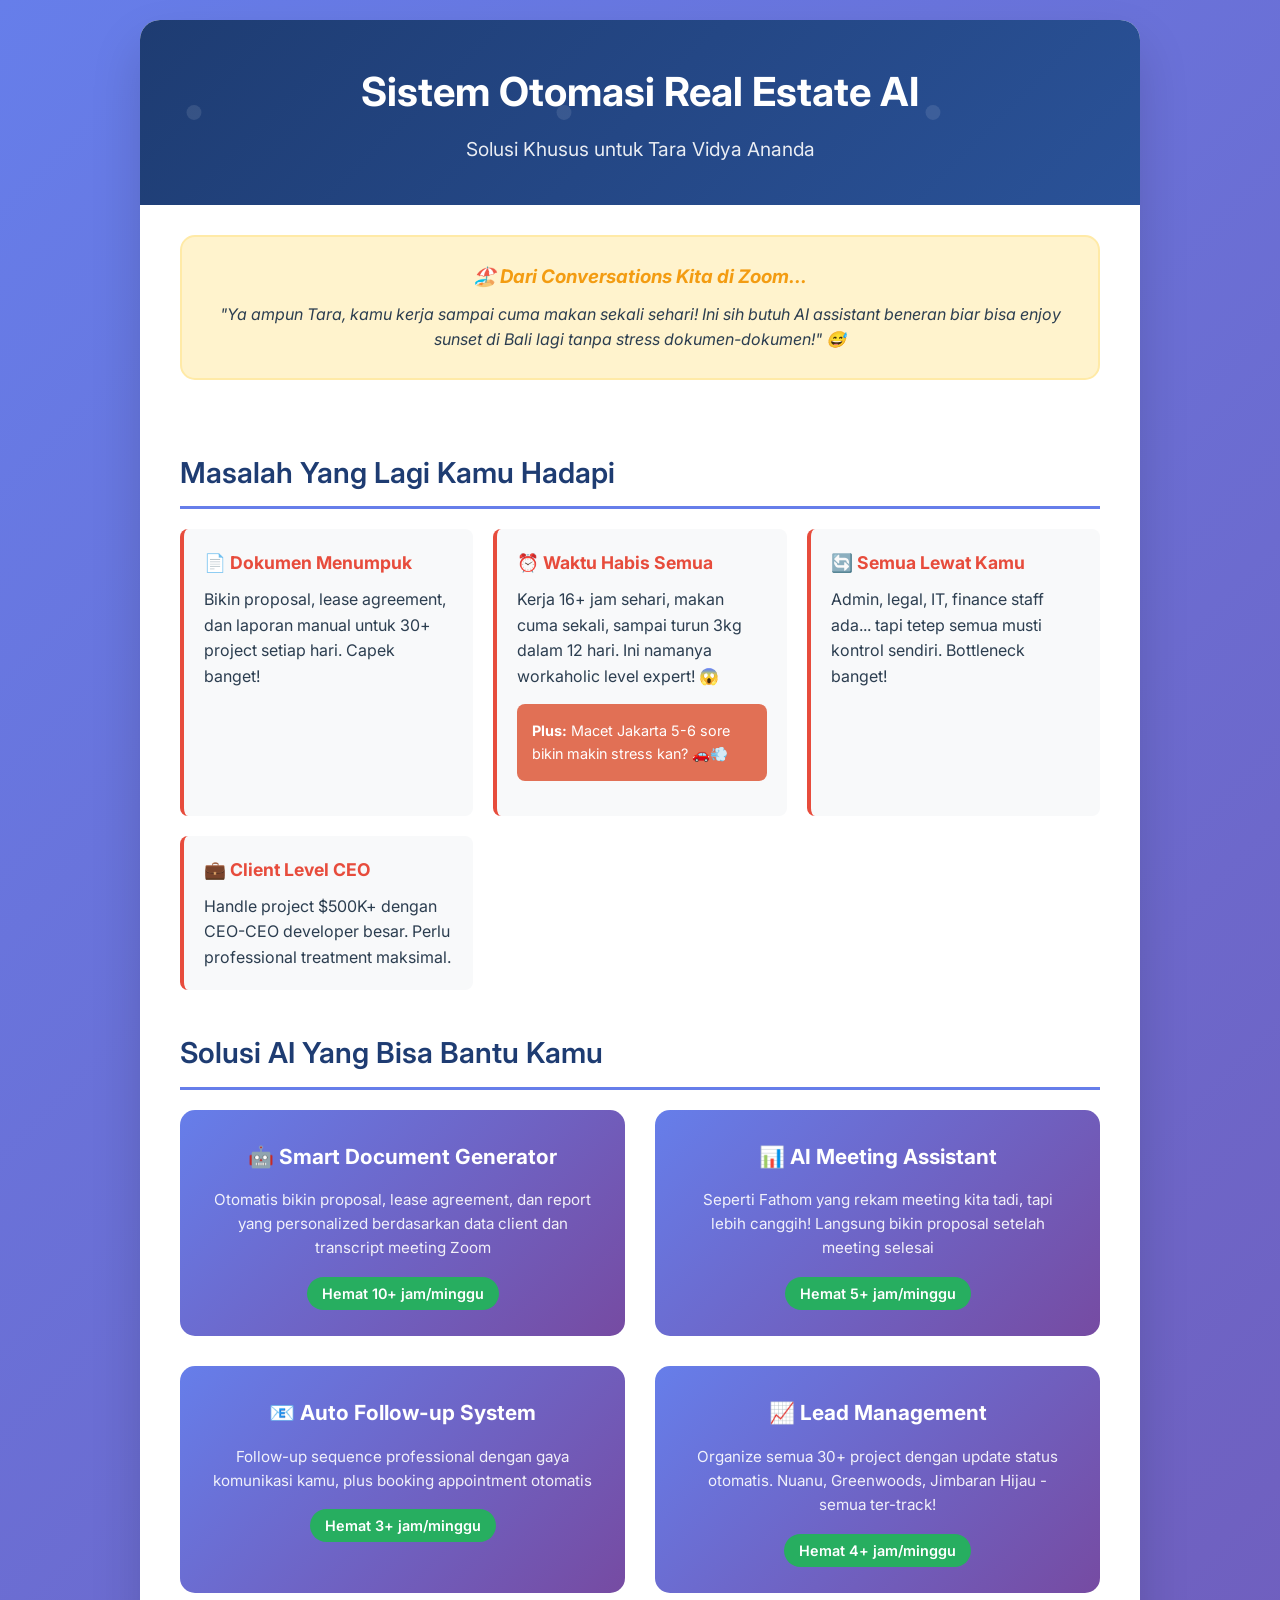
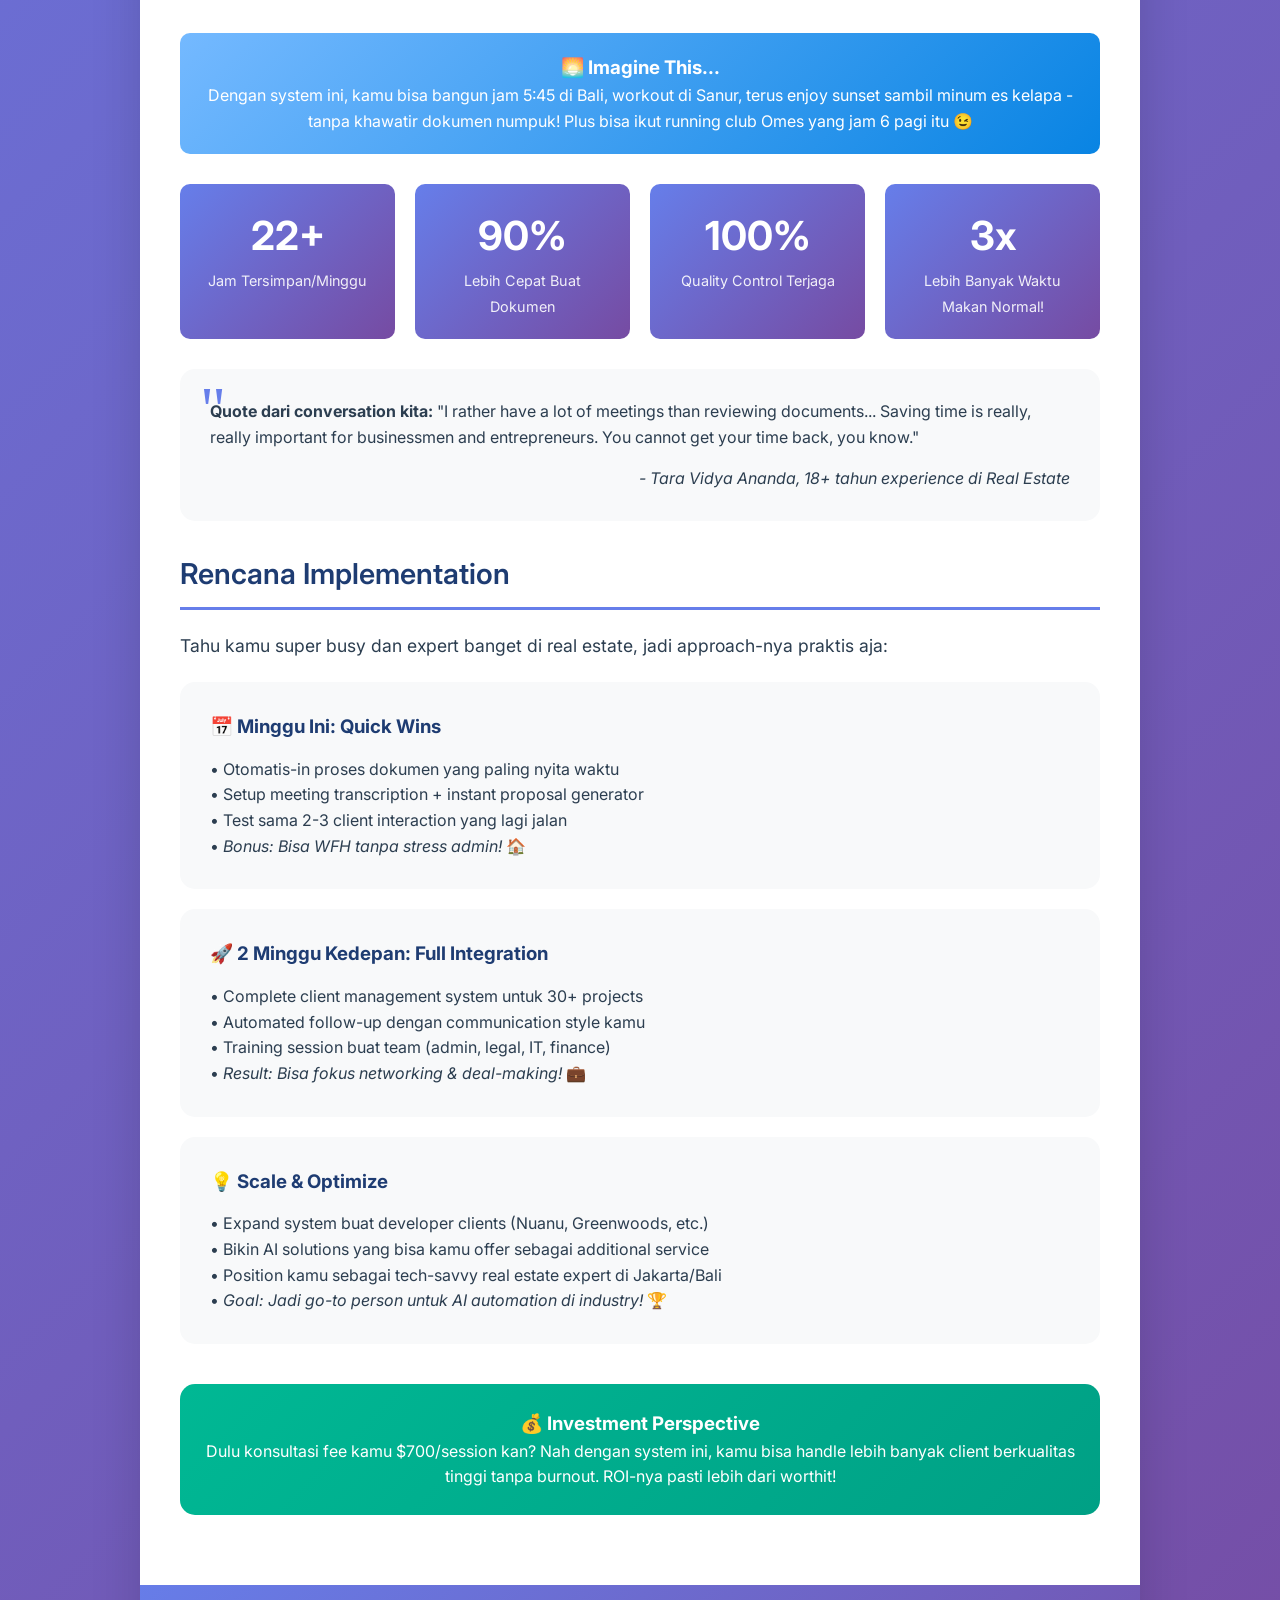
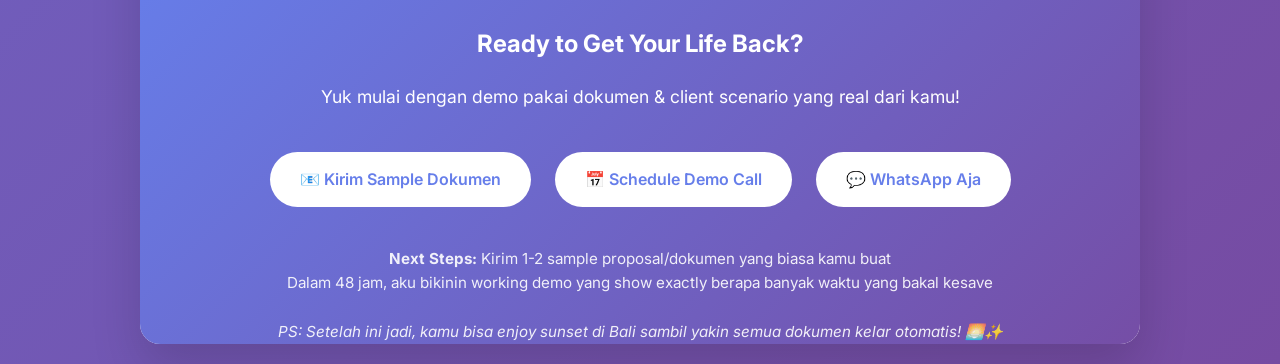
<file: Tara.html>
<!DOCTYPE html>
<html lang="id">
<head>
    <meta charset="UTF-8">
    <meta name="viewport" content="width=device-width, initial-scale=1.0">
    <title>Solusi Otomasi Real Estate untuk Tara Vidya Ananda</title>
    <link href="https://fonts.googleapis.com/css2?family=Inter:wght@300;400;500;600;700&display=swap" rel="stylesheet">
    <style>
        * {
            margin: 0;
            padding: 0;
            box-sizing: border-box;
        }

        body {
            font-family: 'Inter', sans-serif;
            line-height: 1.6;
            color: #2c3e50;
            background: linear-gradient(135deg, #667eea 0%, #764ba2 100%);
            min-height: 100vh;
            padding: 20px;
        }

        .container {
            max-width: 1000px;
            margin: 0 auto;
            background: white;
            border-radius: 20px;
            box-shadow: 0 25px 50px rgba(0,0,0,0.15);
            overflow: hidden;
        }

        .header {
            background: linear-gradient(135deg, #1e3c72 0%, #2a5298 100%);
            color: white;
            padding: 40px;
            text-align: center;
            position: relative;
            overflow: hidden;
        }

        .header::before {
            content: '';
            position: absolute;
            top: -50%;
            left: -50%;
            width: 200%;
            height: 200%;
            background: url('data:image/svg+xml,<svg xmlns="http://www.w3.org/2000/svg" viewBox="0 0 100 100"><circle cx="50" cy="50" r="2" fill="rgba(255,255,255,0.1)"/></svg>') repeat;
            animation: float 20s linear infinite;
        }

        @keyframes float {
            0% { transform: translate(-50%, -50%) rotate(0deg); }
            100% { transform: translate(-50%, -50%) rotate(360deg); }
        }

        .header h1 {
            font-size: 2.5rem;
            font-weight: 700;
            margin-bottom: 10px;
            position: relative;
            z-index: 1;
        }

        .header p {
            font-size: 1.2rem;
            opacity: 0.9;
            position: relative;
            z-index: 1;
        }

        .fun-intro {
            background: #fff3cd;
            border: 2px solid #ffeaa7;
            padding: 25px;
            border-radius: 15px;
            margin: 30px 40px;
            text-align: center;
            font-style: italic;
        }

        .fun-intro h3 {
            color: #f39c12;
            margin-bottom: 10px;
        }

        .content {
            padding: 40px;
        }

        .section {
            margin-bottom: 40px;
        }

        .section h2 {
            font-size: 1.8rem;
            font-weight: 600;
            color: #1e3c72;
            margin-bottom: 20px;
            border-bottom: 3px solid #667eea;
            padding-bottom: 10px;
        }

        .pain-points {
            display: grid;
            grid-template-columns: repeat(auto-fit, minmax(250px, 1fr));
            gap: 20px;
            margin-bottom: 30px;
        }

        .pain-point {
            background: #f8f9fa;
            border-left: 4px solid #e74c3c;
            padding: 20px;
            border-radius: 8px;
            transition: transform 0.3s ease;
        }

        .pain-point:hover {
            transform: translateY(-5px);
            box-shadow: 0 10px 20px rgba(0,0,0,0.1);
        }

        .pain-point h3 {
            color: #e74c3c;
            font-size: 1.1rem;
            margin-bottom: 10px;
        }

        .solutions {
            display: grid;
            grid-template-columns: repeat(auto-fit, minmax(300px, 1fr));
            gap: 30px;
            margin-bottom: 30px;
        }

        .solution {
            background: linear-gradient(135deg, #667eea 0%, #764ba2 100%);
            color: white;
            padding: 30px;
            border-radius: 15px;
            text-align: center;
            transition: transform 0.3s ease;
        }

        .solution:hover {
            transform: translateY(-10px);
        }

        .solution h3 {
            font-size: 1.3rem;
            margin-bottom: 15px;
        }

        .solution p {
            font-size: 0.95rem;
            opacity: 0.9;
            margin-bottom: 20px;
        }

        .time-saved {
            background: #27ae60;
            color: white;
            padding: 8px 15px;
            border-radius: 20px;
            font-weight: 600;
            font-size: 0.9rem;
        }

        .demo-section {
            background: linear-gradient(135deg, #667eea 0%, #764ba2 100%);
            color: white;
            padding: 40px;
            text-align: center;
            margin: 0 -40px -40px -40px;
            border-radius: 0 0 20px 20px;
        }

        .demo-section h2 {
            color: white;
            border: none;
            margin-bottom: 20px;
        }

        .demo-button {
            display: inline-block;
            background: white;
            color: #667eea;
            padding: 15px 30px;
            border-radius: 30px;
            text-decoration: none;
            font-weight: 600;
            transition: all 0.3s ease;
            margin: 10px;
        }

        .demo-button:hover {
            transform: translateY(-3px);
            box-shadow: 0 10px 20px rgba(0,0,0,0.2);
            background: #f8f9fa;
        }

        .testimonial {
            background: #f8f9fa;
            border-radius: 15px;
            padding: 30px;
            margin: 30px 0;
            position: relative;
        }

        .testimonial::before {
            content: '"';
            position: absolute;
            top: -10px;
            left: 20px;
            font-size: 4rem;
            color: #667eea;
            font-family: serif;
        }

        .stats {
            display: grid;
            grid-template-columns: repeat(auto-fit, minmax(200px, 1fr));
            gap: 20px;
            margin: 30px 0;
        }

        .stat {
            text-align: center;
            padding: 20px;
            background: linear-gradient(135deg, #667eea 0%, #764ba2 100%);
            color: white;
            border-radius: 10px;
        }

        .stat-number {
            font-size: 2.5rem;
            font-weight: 700;
            display: block;
        }

        .stat-text {
            font-size: 0.9rem;
            opacity: 0.9;
        }

        .bali-joke {
            background: linear-gradient(135deg, #74b9ff 0%, #0984e3 100%);
            color: white;
            padding: 20px;
            border-radius: 10px;
            margin: 20px 0;
            text-align: center;
        }

        .jakarta-traffic {
            background: #e17055;
            color: white;
            padding: 15px;
            border-radius: 8px;
            margin: 15px 0;
            font-size: 0.9rem;
        }
    </style>
</head>
<body>
    <div class="container">
        <div class="header">
            <h1>Sistem Otomasi Real Estate AI</h1>
            <p>Solusi Khusus untuk Tara Vidya Ananda</p>
        </div>

        <div class="fun-intro">
            <h3>🏖️ Dari Conversations Kita di Zoom...</h3>
            <p>"Ya ampun Tara, kamu kerja sampai cuma makan sekali sehari! Ini sih butuh AI assistant beneran biar bisa enjoy sunset di Bali lagi tanpa stress dokumen-dokumen!" 😅</p>
        </div>

        <div class="content">
            <div class="section">
                <h2>Masalah Yang Lagi Kamu Hadapi</h2>
                <div class="pain-points">
                    <div class="pain-point">
                        <h3>📄 Dokumen Menumpuk</h3>
                        <p>Bikin proposal, lease agreement, dan laporan manual untuk 30+ project setiap hari. Capek banget!</p>
                    </div>
                    <div class="pain-point">
                        <h3>⏰ Waktu Habis Semua</h3>
                        <p>Kerja 16+ jam sehari, makan cuma sekali, sampai turun 3kg dalam 12 hari. Ini namanya workaholic level expert! 😱</p>
                        <div class="jakarta-traffic">
                            <strong>Plus:</strong> Macet Jakarta 5-6 sore bikin makin stress kan? 🚗💨
                        </div>
                    </div>
                    <div class="pain-point">
                        <h3>🔄 Semua Lewat Kamu</h3>
                        <p>Admin, legal, IT, finance staff ada... tapi tetep semua musti kontrol sendiri. Bottleneck banget!</p>
                    </div>
                    <div class="pain-point">
                        <h3>💼 Client Level CEO</h3>
                        <p>Handle project $500K+ dengan CEO-CEO developer besar. Perlu professional treatment maksimal.</p>
                    </div>
                </div>
            </div>

            <div class="section">
                <h2>Solusi AI Yang Bisa Bantu Kamu</h2>
                <div class="solutions">
                    <div class="solution">
                        <h3>🤖 Smart Document Generator</h3>
                        <p>Otomatis bikin proposal, lease agreement, dan report yang personalized berdasarkan data client dan transcript meeting Zoom</p>
                        <span class="time-saved">Hemat 10+ jam/minggu</span>
                    </div>
                    <div class="solution">
                        <h3>📊 AI Meeting Assistant</h3>
                        <p>Seperti Fathom yang rekam meeting kita tadi, tapi lebih canggih! Langsung bikin proposal setelah meeting selesai</p>
                        <span class="time-saved">Hemat 5+ jam/minggu</span>
                    </div>
                    <div class="solution">
                        <h3>📧 Auto Follow-up System</h3>
                        <p>Follow-up sequence professional dengan gaya komunikasi kamu, plus booking appointment otomatis</p>
                        <span class="time-saved">Hemat 3+ jam/minggu</span>
                    </div>
                    <div class="solution">
                        <h3>📈 Lead Management</h3>
                        <p>Organize semua 30+ project dengan update status otomatis. Nuanu, Greenwoods, Jimbaran Hijau - semua ter-track!</p>
                        <span class="time-saved">Hemat 4+ jam/minggu</span>
                    </div>
                </div>
            </div>

            <div class="bali-joke">
                <h3>🌅 Imagine This...</h3>
                <p>Dengan system ini, kamu bisa bangun jam 5:45 di Bali, workout di Sanur, terus enjoy sunset sambil minum es kelapa - tanpa khawatir dokumen numpuk! Plus bisa ikut running club Omes yang jam 6 pagi itu 😉</p>
            </div>

            <div class="stats">
                <div class="stat">
                    <span class="stat-number">22+</span>
                    <span class="stat-text">Jam Tersimpan/Minggu</span>
                </div>
                <div class="stat">
                    <span class="stat-number">90%</span>
                    <span class="stat-text">Lebih Cepat Buat Dokumen</span>
                </div>
                <div class="stat">
                    <span class="stat-number">100%</span>
                    <span class="stat-text">Quality Control Terjaga</span>
                </div>
                <div class="stat">
                    <span class="stat-number">3x</span>
                    <span class="stat-text">Lebih Banyak Waktu Makan Normal!</span>
                </div>
            </div>

            <div class="testimonial">
                <p><strong>Quote dari conversation kita:</strong> "I rather have a lot of meetings than reviewing documents... Saving time is really, really important for businessmen and entrepreneurs. You cannot get your time back, you know."</p>
                <p style="text-align: right; margin-top: 15px; font-style: italic;">- Tara Vidya Ananda, 18+ tahun experience di Real Estate</p>
            </div>

            <div class="section">
                <h2>Rencana Implementation</h2>
                <p style="font-size: 1.1rem; line-height: 1.8; margin-bottom: 20px;">Tahu kamu super busy dan expert banget di real estate, jadi approach-nya praktis aja:</p>
                
                <div style="background: #f8f9fa; padding: 30px; border-radius: 15px; margin: 20px 0;">
                    <h3 style="color: #1e3c72; margin-bottom: 15px;">📅 Minggu Ini: Quick Wins</h3>
                    <p>• Otomatis-in proses dokumen yang paling nyita waktu<br>
                    • Setup meeting transcription + instant proposal generator<br>
                    • Test sama 2-3 client interaction yang lagi jalan<br>
                    • <em>Bonus: Bisa WFH tanpa stress admin!</em> 🏠</p>
                </div>

                <div style="background: #f8f9fa; padding: 30px; border-radius: 15px; margin: 20px 0;">
                    <h3 style="color: #1e3c72; margin-bottom: 15px;">🚀 2 Minggu Kedepan: Full Integration</h3>
                    <p>• Complete client management system untuk 30+ projects<br>
                    • Automated follow-up dengan communication style kamu<br>
                    • Training session buat team (admin, legal, IT, finance)<br>
                    • <em>Result: Bisa fokus networking & deal-making!</em> 💼</p>
                </div>

                <div style="background: #f8f9fa; padding: 30px; border-radius: 15px; margin: 20px 0;">
                    <h3 style="color: #1e3c72; margin-bottom: 15px;">💡 Scale & Optimize</h3>
                    <p>• Expand system buat developer clients (Nuanu, Greenwoods, etc.)<br>
                    • Bikin AI solutions yang bisa kamu offer sebagai additional service<br>
                    • Position kamu sebagai tech-savvy real estate expert di Jakarta/Bali<br>
                    • <em>Goal: Jadi go-to person untuk AI automation di industry!</em> 🏆</p>
                </div>
            </div>

            <div style="background: linear-gradient(135deg, #00b894 0%, #00a085 100%); color: white; padding: 25px; border-radius: 15px; text-align: center; margin: 30px 0;">
                <h3>💰 Investment Perspective</h3>
                <p>Dulu konsultasi fee kamu $700/session kan? Nah dengan system ini, kamu bisa handle lebih banyak client berkualitas tinggi tanpa burnout. ROI-nya pasti lebih dari worthit!</p>
            </div>
        </div>

        <div class="demo-section">
            <h2>Ready to Get Your Life Back?</h2>
            <p style="font-size: 1.1rem; margin-bottom: 30px;">Yuk mulai dengan demo pakai dokumen & client scenario yang real dari kamu!</p>
            
            <a href="#" class="demo-button">📧 Kirim Sample Dokumen</a>
            <a href="#" class="demo-button">📅 Schedule Demo Call</a>
            <a href="#" class="demo-button">💬 WhatsApp Aja</a>
            
            <div style="margin-top: 30px; font-size: 0.95rem; opacity: 0.9;">
                <p><strong>Next Steps:</strong> Kirim 1-2 sample proposal/dokumen yang biasa kamu buat</p>
                <p>Dalam 48 jam, aku bikinin working demo yang show exactly berapa banyak waktu yang bakal kesave</p>
                <br>
                <p><em>PS: Setelah ini jadi, kamu bisa enjoy sunset di Bali sambil yakin semua dokumen kelar otomatis! 🌅✨</em></p>
            </div>
        </div>
    </div>
</body>
</html>
</file>
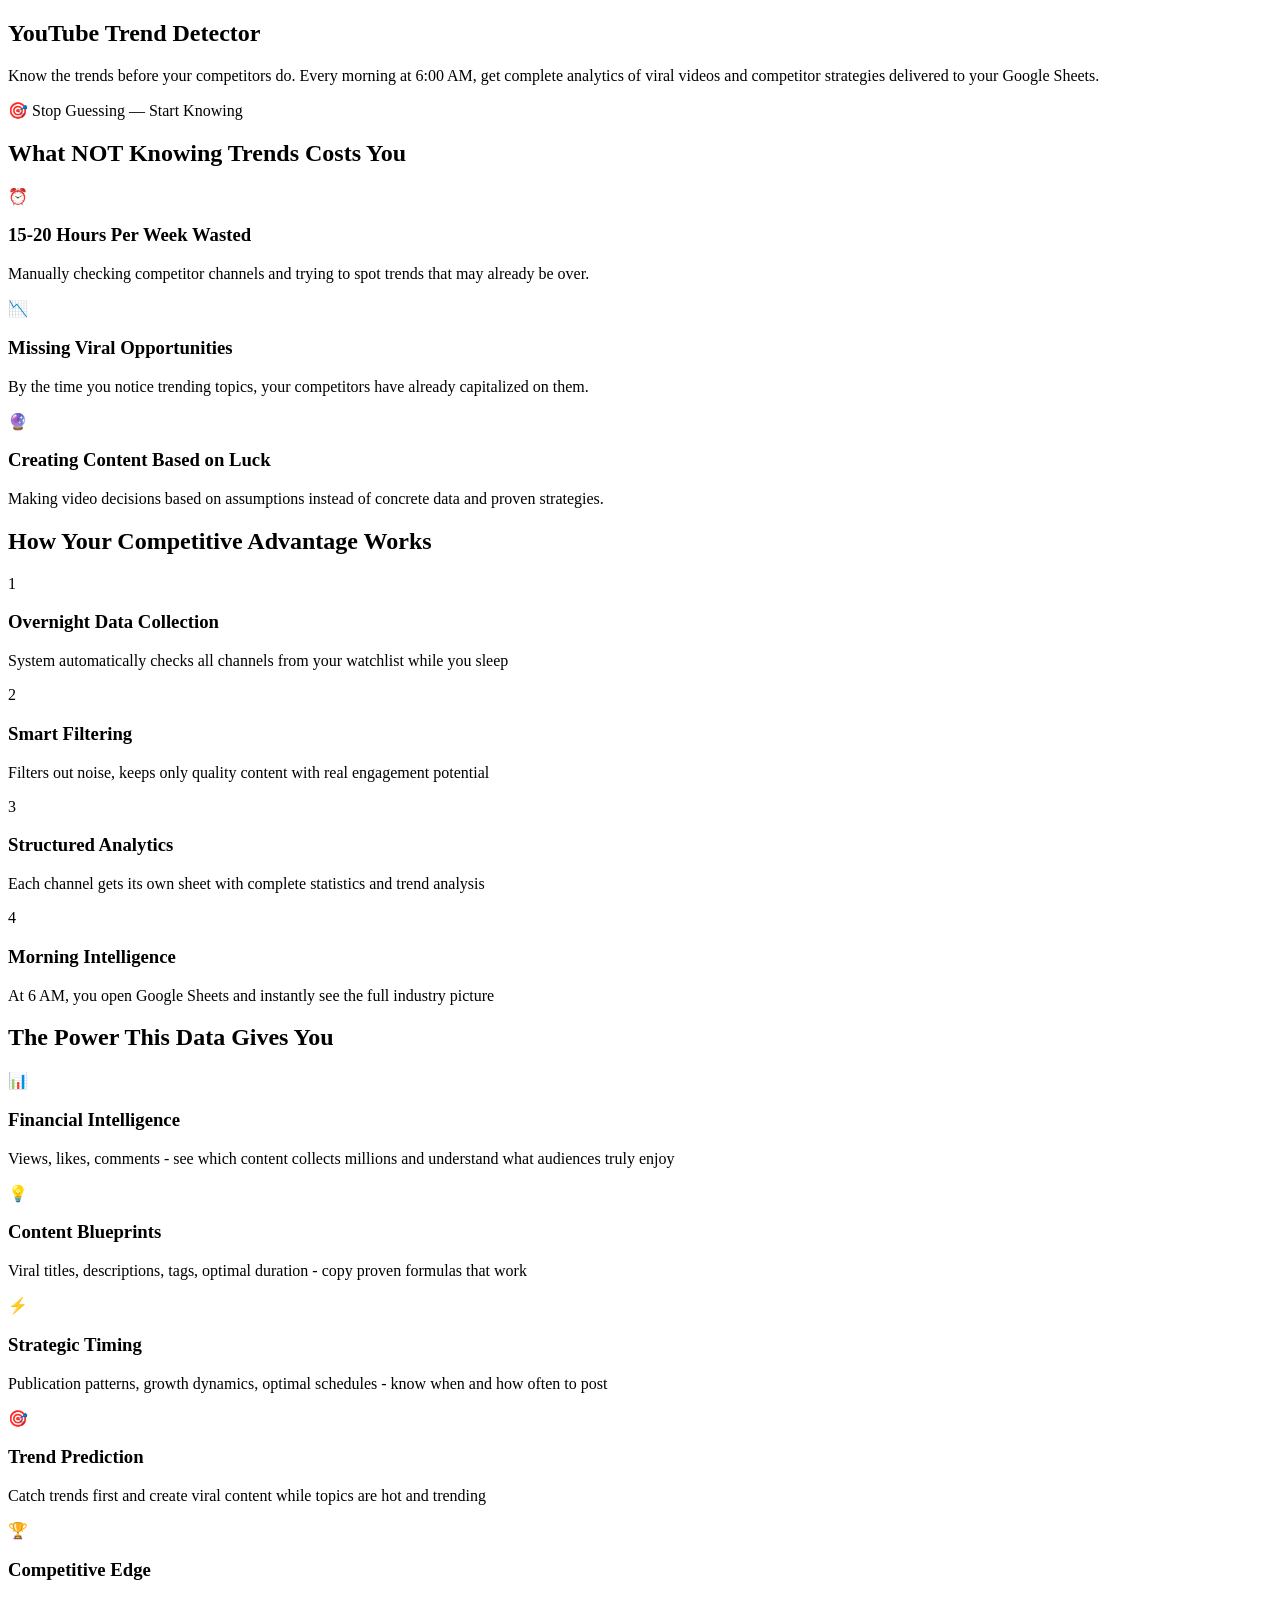
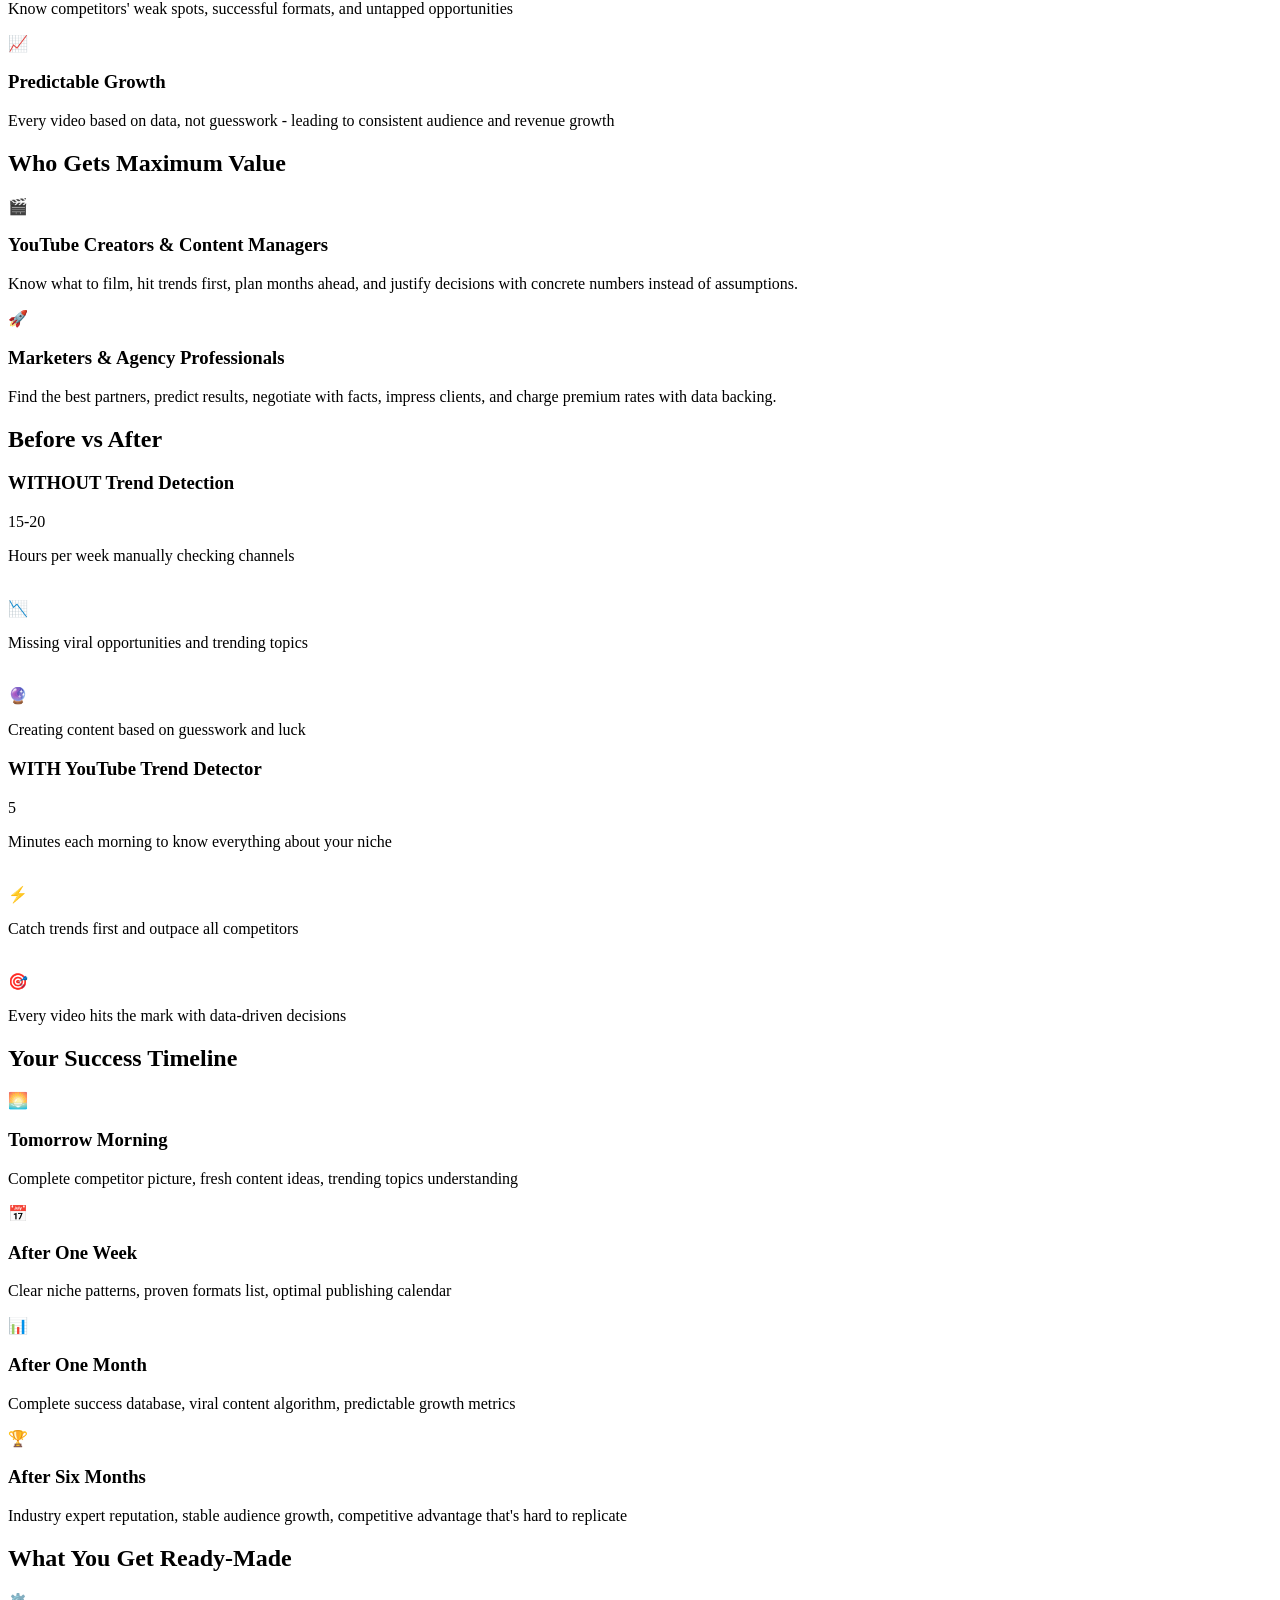
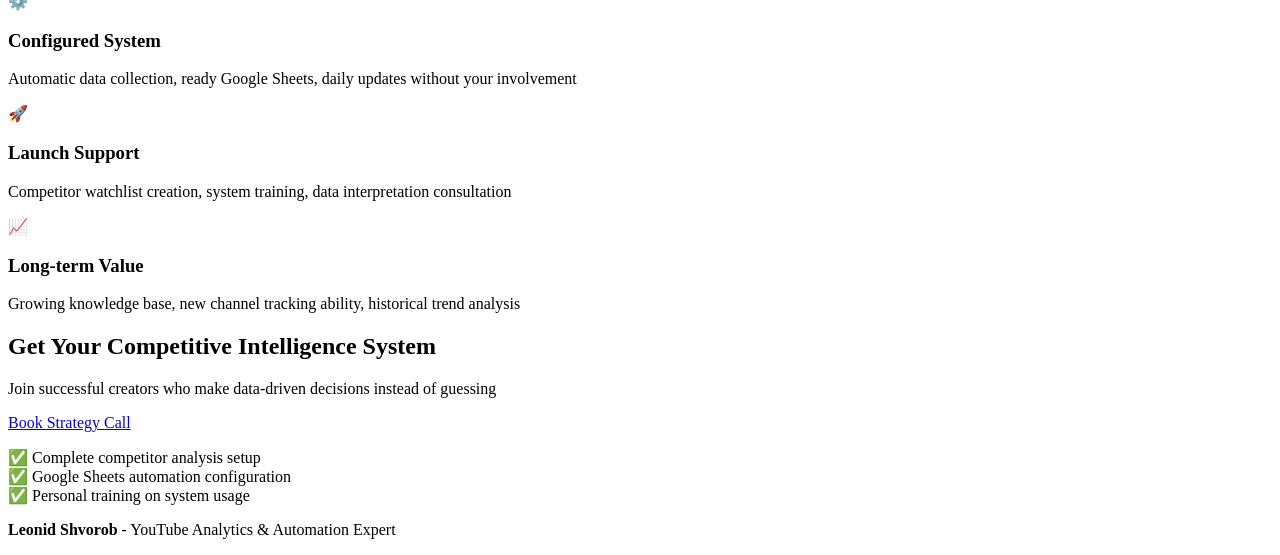
<file: products/youtube-trend-detector.html>
<!DOCTYPE html>
<html lang="en">
<head>
    <meta charset="UTF-8">
    <meta name="viewport" content="width=device-width, initial-scale=1.0">
    <title>YouTube Trend Detector - Know Trends Before Your Competitors</title>
    <meta name="description" content="Stop guessing, start knowing. Get daily competitor insights and trending content data delivered to your Google Sheets every morning at 6 AM.">
    <link rel="stylesheet" href="https://raw.githubusercontent.com/LeonidSvb/offers/main/style.css">
</head>
<body class="scheme-blue">

    <!-- Header Section -->
    <section class="header">
        <div class="container">
            <h1 class="hero-title">YouTube Trend Detector</h1>
            <p class="hero-subtitle">Know the trends before your competitors do. Every morning at 6:00 AM, get complete analytics of viral videos and competitor strategies delivered to your Google Sheets.</p>
            <div class="time-saved">🎯 Stop Guessing — Start Knowing</div>
        </div>
    </section>

    <!-- Problem Section -->
    <section class="section bg-white">
        <div class="container">
            <h2 class="section-title">What NOT Knowing Trends Costs You</h2>
            <div class="grid grid-3">
                <div class="card">
                    <div class="card-icon">⏰</div>
                    <h3 class="card-title">15-20 Hours Per Week Wasted</h3>
                    <p class="card-text">Manually checking competitor channels and trying to spot trends that may already be over.</p>
                </div>
                <div class="card">
                    <div class="card-icon">📉</div>
                    <h3 class="card-title">Missing Viral Opportunities</h3>
                    <p class="card-text">By the time you notice trending topics, your competitors have already capitalized on them.</p>
                </div>
                <div class="card">
                    <div class="card-icon">🔮</div>
                    <h3 class="card-title">Creating Content Based on Luck</h3>
                    <p class="card-text">Making video decisions based on assumptions instead of concrete data and proven strategies.</p>
                </div>
            </div>
        </div>
    </section>

    <!-- Solution Section -->
    <section class="section bg-primary">
        <div class="container">
            <h2 class="section-title">How Your Competitive Advantage Works</h2>
            <div class="grid grid-4">
                <div class="card card-glass">
                    <div class="step-number">1</div>
                    <h3 class="step-title">Overnight Data Collection</h3>
                    <p class="step-text">System automatically checks all channels from your watchlist while you sleep</p>
                </div>
                <div class="card card-glass">
                    <div class="step-number">2</div>
                    <h3 class="step-title">Smart Filtering</h3>
                    <p class="step-text">Filters out noise, keeps only quality content with real engagement potential</p>
                </div>
                <div class="card card-glass">
                    <div class="step-number">3</div>
                    <h3 class="step-title">Structured Analytics</h3>
                    <p class="step-text">Each channel gets its own sheet with complete statistics and trend analysis</p>
                </div>
                <div class="card card-glass">
                    <div class="step-number">4</div>
                    <h3 class="step-title">Morning Intelligence</h3>
                    <p class="step-text">At 6 AM, you open Google Sheets and instantly see the full industry picture</p>
                </div>
            </div>
        </div>
    </section>

    <!-- Benefits Section -->
    <section class="section bg-light">
        <div class="container">
            <h2 class="section-title">The Power This Data Gives You</h2>
            <div class="grid grid-3">
                <div class="card card-primary">
                    <div class="card-icon">📊</div>
                    <h3 class="card-title">Financial Intelligence</h3>
                    <p class="card-text">Views, likes, comments - see which content collects millions and understand what audiences truly enjoy</p>
                </div>
                <div class="card card-primary">
                    <div class="card-icon">💡</div>
                    <h3 class="card-title">Content Blueprints</h3>
                    <p class="card-text">Viral titles, descriptions, tags, optimal duration - copy proven formulas that work</p>
                </div>
                <div class="card card-primary">
                    <div class="card-icon">⚡</div>
                    <h3 class="card-title">Strategic Timing</h3>
                    <p class="card-text">Publication patterns, growth dynamics, optimal schedules - know when and how often to post</p>
                </div>
                <div class="card card-primary">
                    <div class="card-icon">🎯</div>
                    <h3 class="card-title">Trend Prediction</h3>
                    <p class="card-text">Catch trends first and create viral content while topics are hot and trending</p>
                </div>
                <div class="card card-primary">
                    <div class="card-icon">🏆</div>
                    <h3 class="card-title">Competitive Edge</h3>
                    <p class="card-text">Know competitors' weak spots, successful formats, and untapped opportunities</p>
                </div>
                <div class="card card-primary">
                    <div class="card-icon">📈</div>
                    <h3 class="card-title">Predictable Growth</h3>
                    <p class="card-text">Every video based on data, not guesswork - leading to consistent audience and revenue growth</p>
                </div>
            </div>
        </div>
    </section>

    <!-- Target Audience Section -->
    <section class="section bg-white">
        <div class="container">
            <h2 class="section-title">Who Gets Maximum Value</h2>
            <div class="grid grid-2">
                <div class="card">
                    <div class="card-icon">🎬</div>
                    <h3 class="card-title">YouTube Creators & Content Managers</h3>
                    <p class="card-text">Know what to film, hit trends first, plan months ahead, and justify decisions with concrete numbers instead of assumptions.</p>
                </div>
                <div class="card">
                    <div class="card-icon">🚀</div>
                    <h3 class="card-title">Marketers & Agency Professionals</h3>
                    <p class="card-text">Find the best partners, predict results, negotiate with facts, impress clients, and charge premium rates with data backing.</p>
                </div>
            </div>
        </div>
    </section>

    <!-- ROI Comparison Section -->
    <section class="section bg-light">
        <div class="container">
            <h2 class="section-title">Before vs After</h2>
            <div class="grid grid-2">
                <div class="card roi-card roi-before">
                    <h3 class="card-title">WITHOUT Trend Detection</h3>
                    <div class="roi-metric">15-20</div>
                    <p>Hours per week manually checking channels</p>
                    <br>
                    <div class="roi-metric">📉</div>
                    <p>Missing viral opportunities and trending topics</p>
                    <br>
                    <div class="roi-metric">🔮</div>
                    <p>Creating content based on guesswork and luck</p>
                </div>
                <div class="card roi-card roi-after">
                    <h3 class="card-title">WITH YouTube Trend Detector</h3>
                    <div class="roi-metric">5</div>
                    <p>Minutes each morning to know everything about your niche</p>
                    <br>
                    <div class="roi-metric">⚡</div>
                    <p>Catch trends first and outpace all competitors</p>
                    <br>
                    <div class="roi-metric">🎯</div>
                    <p>Every video hits the mark with data-driven decisions</p>
                </div>
            </div>
        </div>
    </section>

    <!-- Timeline Benefits Section -->
    <section class="section bg-primary">
        <div class="container">
            <h2 class="section-title">Your Success Timeline</h2>
            <div class="grid grid-4">
                <div class="card card-glass">
                    <div class="card-icon">🌅</div>
                    <h3 class="step-title">Tomorrow Morning</h3>
                    <p class="step-text">Complete competitor picture, fresh content ideas, trending topics understanding</p>
                </div>
                <div class="card card-glass">
                    <div class="card-icon">📅</div>
                    <h3 class="step-title">After One Week</h3>
                    <p class="step-text">Clear niche patterns, proven formats list, optimal publishing calendar</p>
                </div>
                <div class="card card-glass">
                    <div class="card-icon">📊</div>
                    <h3 class="step-title">After One Month</h3>
                    <p class="step-text">Complete success database, viral content algorithm, predictable growth metrics</p>
                </div>
                <div class="card card-glass">
                    <div class="card-icon">🏆</div>
                    <h3 class="step-title">After Six Months</h3>
                    <p class="step-text">Industry expert reputation, stable audience growth, competitive advantage that's hard to replicate</p>
                </div>
            </div>
        </div>
    </section>

    <!-- What You Get Section -->
    <section class="section bg-white">
        <div class="container">
            <h2 class="section-title">What You Get Ready-Made</h2>
            <div class="grid grid-3">
                <div class="card card-accent">
                    <div class="card-icon">⚙️</div>
                    <h3 class="card-title">Configured System</h3>
                    <p class="card-text">Automatic data collection, ready Google Sheets, daily updates without your involvement</p>
                </div>
                <div class="card card-accent">
                    <div class="card-icon">🚀</div>
                    <h3 class="card-title">Launch Support</h3>
                    <p class="card-text">Competitor watchlist creation, system training, data interpretation consultation</p>
                </div>
                <div class="card card-accent">
                    <div class="card-icon">📈</div>
                    <h3 class="card-title">Long-term Value</h3>
                    <p class="card-text">Growing knowledge base, new channel tracking ability, historical trend analysis</p>
                </div>
            </div>
        </div>
    </section>

    <!-- CTA Section -->
    <section class="section cta-section bg-primary">
        <div class="container">
            <h2 class="cta-title">Get Your Competitive Intelligence System</h2>
            <p class="cta-subtitle">Join successful creators who make data-driven decisions instead of guessing</p>
            <a href="https://calendly.com/standartdevelop/30min" class="cta-button">
                <span>Book Strategy Call</span>
            </a>
            <div class="mt-4">
                <p class="opacity-80">
                    ✅ Complete competitor analysis setup<br>
                    ✅ Google Sheets automation configuration<br>
                    ✅ Personal training on system usage
                </p>
            </div>
            <p class="mt-5 text-sm opacity-70">
                <strong>Leonid Shvorob</strong> - YouTube Analytics & Automation Expert
            </p>
        </div>
    </section>

    <!-- 
    DEBUG: Loading JavaScript from ../scripts.js
    If you see "OfferSystem is not defined" error, 
    the scripts.js file is not loading properly.
    -->
    <script src="../scripts.js"></script>
    
    <!-- Additional debug script -->
    <script>
        window.addEventListener('load', function() {
            console.log('✅ Page loaded');
            console.log('✅ OfferSystem available:', typeof window.OfferSystem !== 'undefined');
            console.log('✅ Current scheme:', document.body.className);
        });
    </script>
</body>
</html>
</file>
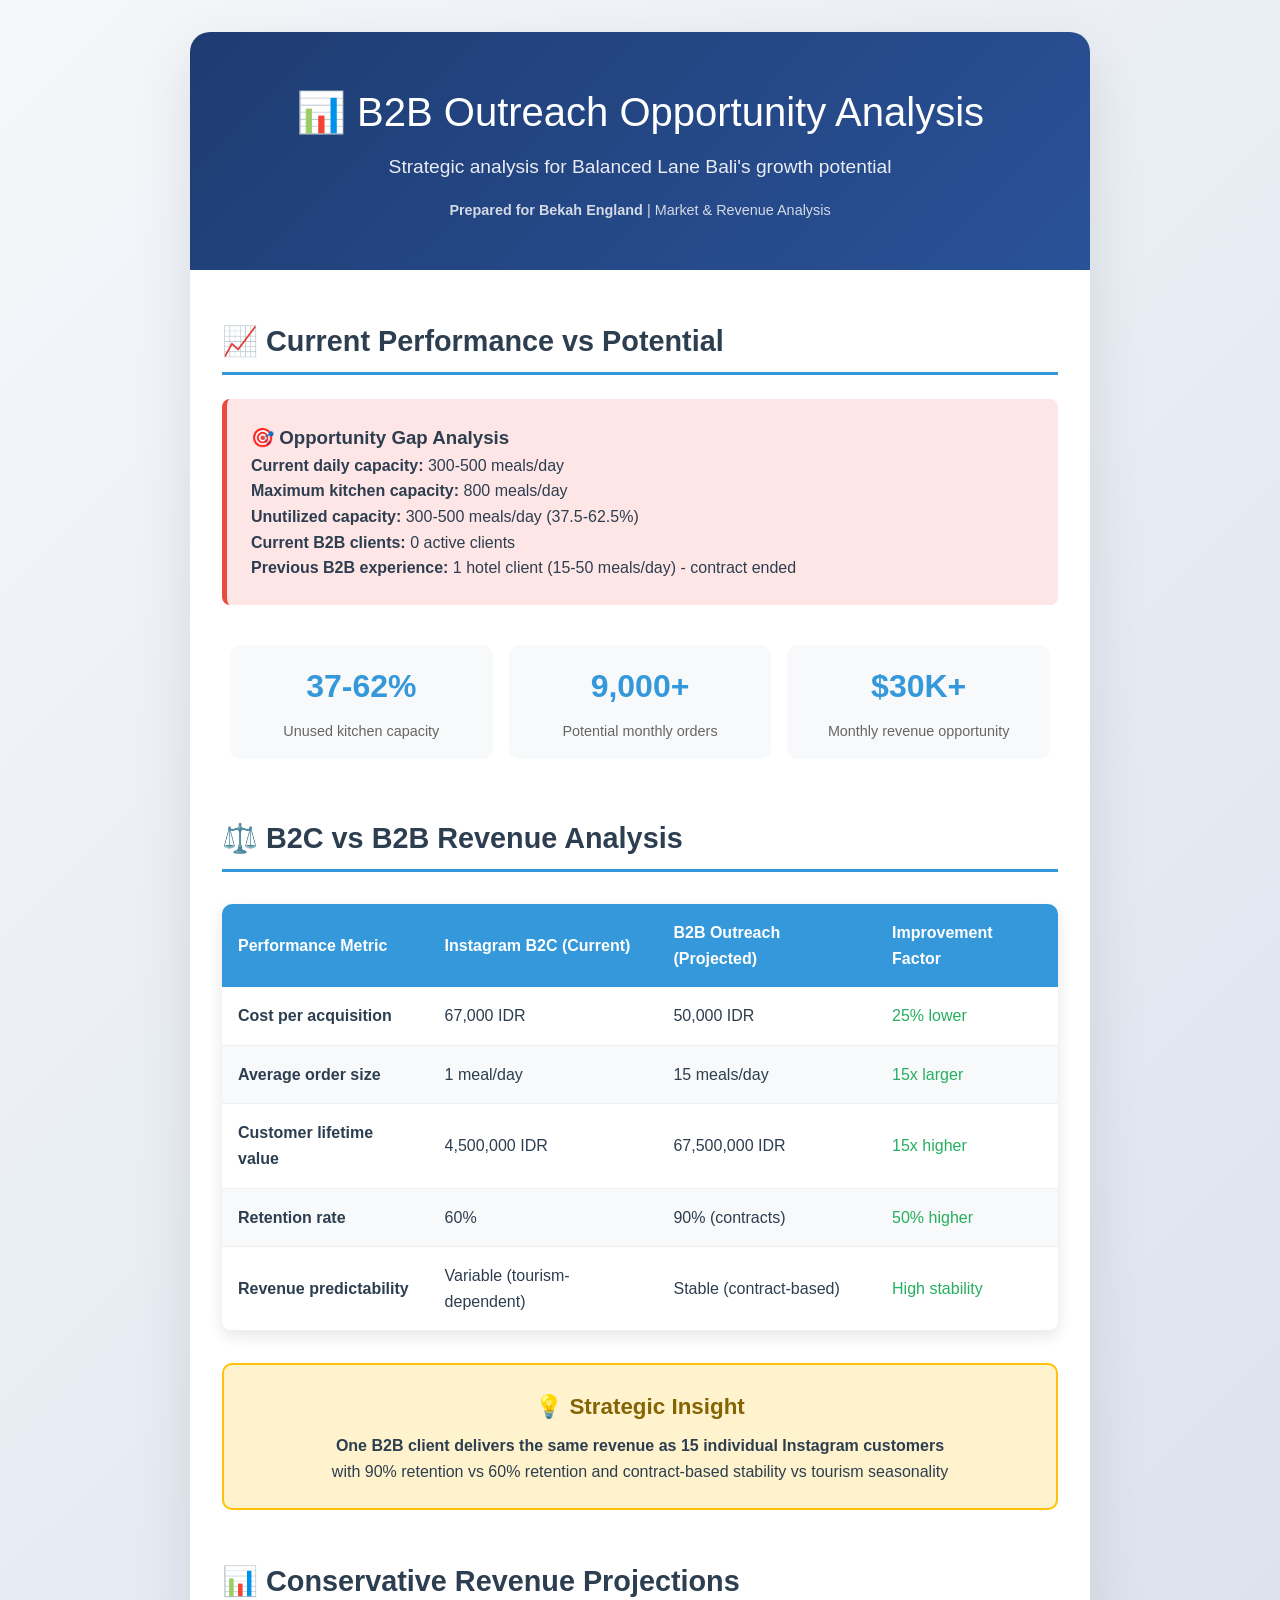
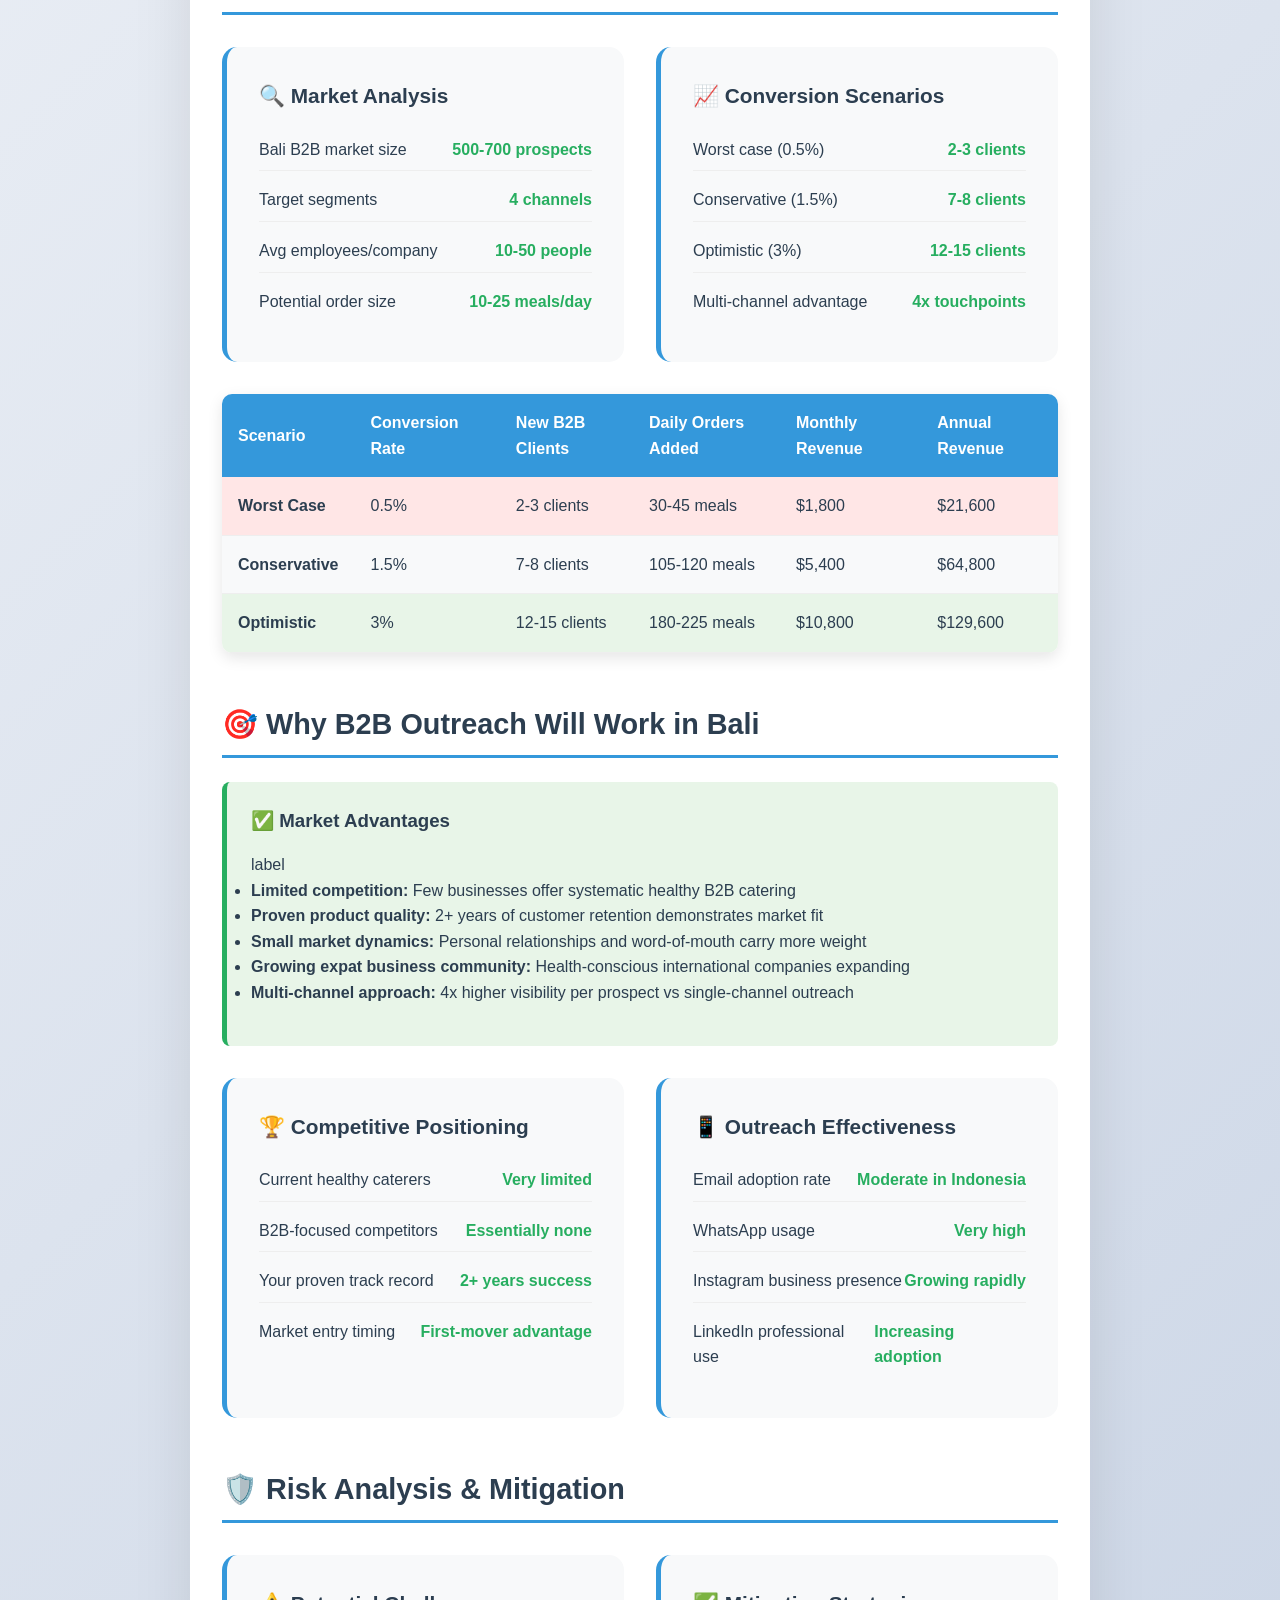
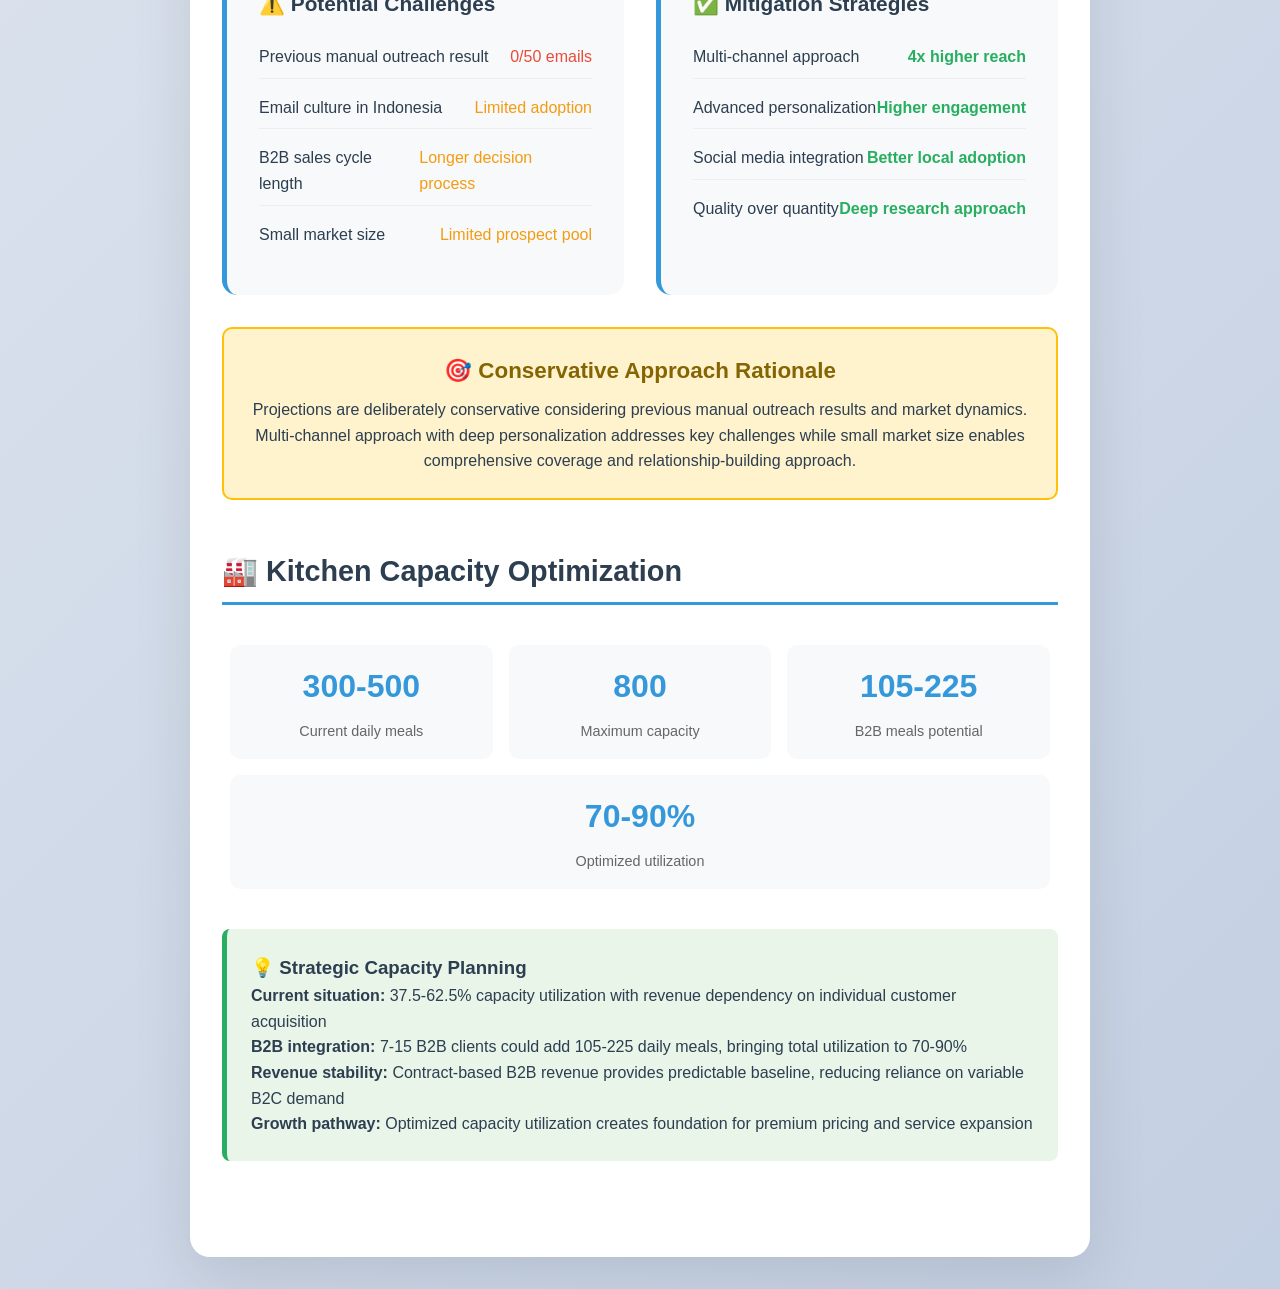
<file: rebekah/proposal.html>
<!DOCTYPE html>
<html lang="en">
<head>
    <meta charset="UTF-8">
    <meta name="viewport" content="width=device-width, initial-scale=1.0">
    <title>B2B Outreach Analysis - Balanced Lane Bali</title>
    <style>
        * {
            margin: 0;
            padding: 0;
            box-sizing: border-box;
        }
        
        body {
            font-family: 'Inter', -apple-system, BlinkMacSystemFont, 'Segoe UI', Roboto, sans-serif;
            line-height: 1.6;
            color: #2c3e50;
            background: linear-gradient(135deg, #f5f7fa 0%, #c3cfe2 100%);
            min-height: 100vh;
        }
        
        .container {
            max-width: 900px;
            margin: 0 auto;
            background: white;
            box-shadow: 0 20px 60px rgba(0,0,0,0.1);
            border-radius: 20px;
            overflow: hidden;
            margin-top: 2rem;
            margin-bottom: 2rem;
        }
        
        .header {
            background: linear-gradient(135deg, #1e3c72 0%, #2a5298 100%);
            color: white;
            padding: 3rem 2rem;
            text-align: center;
        }
        
        .header h1 {
            font-size: 2.5rem;
            margin-bottom: 0.5rem;
            font-weight: 300;
        }
        
        .header p {
            font-size: 1.2rem;
            opacity: 0.9;
        }
        
        .content {
            padding: 3rem 2rem;
        }
        
        .section {
            margin-bottom: 3rem;
        }
        
        .section h2 {
            font-size: 1.8rem;
            margin-bottom: 1.5rem;
            color: #2c3e50;
            border-bottom: 3px solid #3498db;
            padding-bottom: 0.5rem;
        }
        
        .problem-box {
            background: #ffe6e6;
            border-left: 5px solid #e74c3c;
            padding: 1.5rem;
            border-radius: 8px;
            margin-bottom: 2rem;
        }
        
        .solution-box {
            background: #e8f5e8;
            border-left: 5px solid #27ae60;
            padding: 1.5rem;
            border-radius: 8px;
            margin-bottom: 2rem;
        }
        
        .comparison-table {
            width: 100%;
            border-collapse: collapse;
            margin: 2rem 0;
            box-shadow: 0 5px 15px rgba(0,0,0,0.1);
            border-radius: 10px;
            overflow: hidden;
        }
        
        .comparison-table th {
            background: #3498db;
            color: white;
            padding: 1rem;
            text-align: left;
            font-weight: 600;
        }
        
        .comparison-table td {
            padding: 1rem;
            border-bottom: 1px solid #eee;
        }
        
        .comparison-table tr:nth-child(even) {
            background: #f8f9fa;
        }
        
        .highlight {
            background: #fff3cd;
            border: 2px solid #ffc107;
            padding: 1.5rem;
            border-radius: 10px;
            margin: 2rem 0;
            text-align: center;
        }
        
        .highlight h3 {
            color: #856404;
            margin-bottom: 0.5rem;
            font-size: 1.4rem;
        }
        
        .roi-visual {
            display: flex;
            justify-content: space-around;
            align-items: center;
            margin: 2rem 0;
            flex-wrap: wrap;
        }
        
        .roi-item {
            text-align: center;
            padding: 1rem;
            background: #f8f9fa;
            border-radius: 10px;
            margin: 0.5rem;
            flex: 1;
            min-width: 200px;
        }
        
        .roi-number {
            font-size: 2rem;
            font-weight: bold;
            color: #3498db;
        }
        
        .roi-label {
            font-size: 0.9rem;
            color: #666;
            margin-top: 0.5rem;
        }
        
        .analysis-grid {
            display: grid;
            grid-template-columns: repeat(auto-fit, minmax(300px, 1fr));
            gap: 2rem;
            margin: 2rem 0;
        }
        
        .analysis-card {
            background: #f8f9fa;
            border-radius: 15px;
            padding: 2rem;
            border-left: 5px solid #3498db;
        }
        
        .analysis-card h3 {
            color: #2c3e50;
            margin-bottom: 1rem;
            font-size: 1.3rem;
        }
        
        .metric {
            display: flex;
            justify-content: space-between;
            margin: 0.5rem 0;
            padding: 0.5rem 0;
            border-bottom: 1px solid #eee;
        }
        
        .metric:last-child {
            border-bottom: none;
        }
        
        .metric-value {
            font-weight: bold;
            color: #27ae60;
        }
        
        @media (max-width: 768px) {
            .container {
                margin: 1rem;
                border-radius: 10px;
            }
            
            .header {
                padding: 2rem 1rem;
            }
            
            .header h1 {
                font-size: 2rem;
            }
            
            .content {
                padding: 2rem 1rem;
            }
            
            .roi-visual {
                flex-direction: column;
            }
            
            .analysis-grid {
                grid-template-columns: 1fr;
            }
        }
    </style>
</head>
<body>
    <div class="container">
        <div class="header">
            <h1>📊 B2B Outreach Opportunity Analysis</h1>
            <p>Strategic analysis for Balanced Lane Bali's growth potential</p>
            <div style="margin-top: 1rem; font-size: 0.9rem; opacity: 0.8;">
                <strong>Prepared for Bekah England</strong> | Market & Revenue Analysis
            </div>
        </div>
        
        <div class="content">
            <!-- CURRENT SITUATION ANALYSIS -->
            <div class="section">
                <h2>📈 Current Performance vs Potential</h2>
                
                <div class="problem-box">
                    <h3>🎯 Opportunity Gap Analysis</h3>
                    <p><strong>Current daily capacity:</strong> 300-500 meals/day<br>
                    <strong>Maximum kitchen capacity:</strong> 800 meals/day<br>
                    <strong>Unutilized capacity:</strong> 300-500 meals/day (37.5-62.5%)<br>
                    <strong>Current B2B clients:</strong> 0 active clients<br>
                    <strong>Previous B2B experience:</strong> 1 hotel client (15-50 meals/day) - contract ended</p>
                </div>
                
                <div class="roi-visual">
                    <div class="roi-item">
                        <div class="roi-number">37-62%</div>
                        <div class="roi-label">Unused kitchen capacity</div>
                    </div>
                    <div class="roi-item">
                        <div class="roi-number">9,000+</div>
                        <div class="roi-label">Potential monthly orders</div>
                    </div>
                    <div class="roi-item">
                        <div class="roi-number">$30K+</div>
                        <div class="roi-label">Monthly revenue opportunity</div>
                    </div>
                </div>
            </div>

            <!-- B2C vs B2B COMPARISON -->
            <div class="section">
                <h2>⚖️ B2C vs B2B Revenue Analysis</h2>
                
                <table class="comparison-table">
                    <thead>
                        <tr>
                            <th>Performance Metric</th>
                            <th>Instagram B2C (Current)</th>
                            <th>B2B Outreach (Projected)</th>
                            <th>Improvement Factor</th>
                        </tr>
                    </thead>
                    <tbody>
                        <tr>
                            <td><strong>Cost per acquisition</strong></td>
                            <td>67,000 IDR</td>
                            <td>50,000 IDR</td>
                            <td style="color: #27ae60;">25% lower</td>
                        </tr>
                        <tr>
                            <td><strong>Average order size</strong></td>
                            <td>1 meal/day</td>
                            <td>15 meals/day</td>
                            <td style="color: #27ae60;">15x larger</td>
                        </tr>
                        <tr>
                            <td><strong>Customer lifetime value</strong></td>
                            <td>4,500,000 IDR</td>
                            <td>67,500,000 IDR</td>
                            <td style="color: #27ae60;">15x higher</td>
                        </tr>
                        <tr>
                            <td><strong>Retention rate</strong></td>
                            <td>60%</td>
                            <td>90% (contracts)</td>
                            <td style="color: #27ae60;">50% higher</td>
                        </tr>
                        <tr>
                            <td><strong>Revenue predictability</strong></td>
                            <td>Variable (tourism-dependent)</td>
                            <td>Stable (contract-based)</td>
                            <td style="color: #27ae60;">High stability</td>
                        </tr>
                    </tbody>
                </table>
                
                <div class="highlight">
                    <h3>💡 Strategic Insight</h3>
                    <p><strong>One B2B client delivers the same revenue as 15 individual Instagram customers</strong><br>
                    with 90% retention vs 60% retention and contract-based stability vs tourism seasonality</p>
                </div>
            </div>

            <!-- REVENUE PROJECTIONS -->
            <div class="section">
                <h2>📊 Conservative Revenue Projections</h2>
                
                <div class="analysis-grid">
                    <div class="analysis-card">
                        <h3>🔍 Market Analysis</h3>
                        <div class="metric">
                            <span>Bali B2B market size</span>
                            <span class="metric-value">500-700 prospects</span>
                        </div>
                        <div class="metric">
                            <span>Target segments</span>
                            <span class="metric-value">4 channels</span>
                        </div>
                        <div class="metric">
                            <span>Avg employees/company</span>
                            <span class="metric-value">10-50 people</span>
                        </div>
                        <div class="metric">
                            <span>Potential order size</span>
                            <span class="metric-value">10-25 meals/day</span>
                        </div>
                    </div>
                    
                    <div class="analysis-card">
                        <h3>📈 Conversion Scenarios</h3>
                        <div class="metric">
                            <span>Worst case (0.5%)</span>
                            <span class="metric-value">2-3 clients</span>
                        </div>
                        <div class="metric">
                            <span>Conservative (1.5%)</span>
                            <span class="metric-value">7-8 clients</span>
                        </div>
                        <div class="metric">
                            <span>Optimistic (3%)</span>
                            <span class="metric-value">12-15 clients</span>
                        </div>
                        <div class="metric">
                            <span>Multi-channel advantage</span>
                            <span class="metric-value">4x touchpoints</span>
                        </div>
                    </div>
                </div>
                
                <table class="comparison-table">
                    <thead>
                        <tr>
                            <th>Scenario</th>
                            <th>Conversion Rate</th>
                            <th>New B2B Clients</th>
                            <th>Daily Orders Added</th>
                            <th>Monthly Revenue</th>
                            <th>Annual Revenue</th>
                        </tr>
                    </thead>
                    <tbody>
                        <tr style="background: #ffe6e6;">
                            <td><strong>Worst Case</strong></td>
                            <td>0.5%</td>
                            <td>2-3 clients</td>
                            <td>30-45 meals</td>
                            <td>$1,800</td>
                            <td>$21,600</td>
                        </tr>
                        <tr>
                            <td><strong>Conservative</strong></td>
                            <td>1.5%</td>
                            <td>7-8 clients</td>
                            <td>105-120 meals</td>
                            <td>$5,400</td>
                            <td>$64,800</td>
                        </tr>
                        <tr style="background: #e8f5e8;">
                            <td><strong>Optimistic</strong></td>
                            <td>3%</td>
                            <td>12-15 clients</td>
                            <td>180-225 meals</td>
                            <td>$10,800</td>
                            <td>$129,600</td>
                        </tr>
                    </tbody>
                </table>
            </div>

            <!-- COMPETITIVE ADVANTAGES -->
            <div class="section">
                <h2>🎯 Why B2B Outreach Will Work in Bali</h2>
                
                <div class="solution-box">
                    <h3>✅ Market Advantages</h3>
                    <ul style="margin: 1rem 0;">label
                        <li><strong>Limited competition:</strong> Few businesses offer systematic healthy B2B catering</li>
                        <li><strong>Proven product quality:</strong> 2+ years of customer retention demonstrates market fit</li>
                        <li><strong>Small market dynamics:</strong> Personal relationships and word-of-mouth carry more weight</li>
                        <li><strong>Growing expat business community:</strong> Health-conscious international companies expanding</li>
                        <li><strong>Multi-channel approach:</strong> 4x higher visibility per prospect vs single-channel outreach</li>
                    </ul>
                </div>
                
                <div class="analysis-grid">
                    <div class="analysis-card">
                        <h3>🏆 Competitive Positioning</h3>
                        <div class="metric">
                            <span>Current healthy caterers</span>
                            <span class="metric-value">Very limited</span>
                        </div>
                        <div class="metric">
                            <span>B2B-focused competitors</span>
                            <span class="metric-value">Essentially none</span>
                        </div>
                        <div class="metric">
                            <span>Your proven track record</span>
                            <span class="metric-value">2+ years success</span>
                        </div>
                        <div class="metric">
                            <span>Market entry timing</span>
                            <span class="metric-value">First-mover advantage</span>
                        </div>
                    </div>
                    
                    <div class="analysis-card">
                        <h3>📱 Outreach Effectiveness</h3>
                        <div class="metric">
                            <span>Email adoption rate</span>
                            <span class="metric-value">Moderate in Indonesia</span>
                        </div>
                        <div class="metric">
                            <span>WhatsApp usage</span>
                            <span class="metric-value">Very high</span>
                        </div>
                        <div class="metric">
                            <span>Instagram business presence</span>
                            <span class="metric-value">Growing rapidly</span>
                        </div>
                        <div class="metric">
                            <span>LinkedIn professional use</span>
                            <span class="metric-value">Increasing adoption</span>
                        </div>
                    </div>
                </div>
            </div>

            <!-- RISK MITIGATION -->
            <div class="section">
                <h2>🛡️ Risk Analysis & Mitigation</h2>
                
                <div class="analysis-grid">
                    <div class="analysis-card">
                        <h3>⚠️ Potential Challenges</h3>
                        <div class="metric">
                            <span>Previous manual outreach result</span>
                            <span style="color: #e74c3c;">0/50 emails</span>
                        </div>
                        <div class="metric">
                            <span>Email culture in Indonesia</span>
                            <span style="color: #f39c12;">Limited adoption</span>
                        </div>
                        <div class="metric">
                            <span>B2B sales cycle length</span>
                            <span style="color: #f39c12;">Longer decision process</span>
                        </div>
                        <div class="metric">
                            <span>Small market size</span>
                            <span style="color: #f39c12;">Limited prospect pool</span>
                        </div>
                    </div>
                    
                    <div class="analysis-card">
                        <h3>✅ Mitigation Strategies</h3>
                        <div class="metric">
                            <span>Multi-channel approach</span>
                            <span class="metric-value">4x higher reach</span>
                        </div>
                        <div class="metric">
                            <span>Advanced personalization</span>
                            <span class="metric-value">Higher engagement</span>
                        </div>
                        <div class="metric">
                            <span>Social media integration</span>
                            <span class="metric-value">Better local adoption</span>
                        </div>
                        <div class="metric">
                            <span>Quality over quantity</span>
                            <span class="metric-value">Deep research approach</span>
                        </div>
                    </div>
                </div>
                
                <div class="highlight">
                    <h3>🎯 Conservative Approach Rationale</h3>
                    <p>Projections are deliberately conservative considering previous manual outreach results and market dynamics. Multi-channel approach with deep personalization addresses key challenges while small market size enables comprehensive coverage and relationship-building approach.</p>
                </div>
            </div>

            <!-- CAPACITY UTILIZATION -->
            <div class="section">
                <h2>🏭 Kitchen Capacity Optimization</h2>
                
                <div class="roi-visual">
                    <div class="roi-item">
                        <div class="roi-number">300-500</div>
                        <div class="roi-label">Current daily meals</div>
                    </div>
                    <div class="roi-item">
                        <div class="roi-number">800</div>
                        <div class="roi-label">Maximum capacity</div>
                    </div>
                    <div class="roi-item">
                        <div class="roi-number">105-225</div>
                        <div class="roi-label">B2B meals potential</div>
                    </div>
                    <div class="roi-item">
                        <div class="roi-number">70-90%</div>
                        <div class="roi-label">Optimized utilization</div>
                    </div>
                </div>
                
                <div class="solution-box">
                    <h3>💡 Strategic Capacity Planning</h3>
                    <p><strong>Current situation:</strong> 37.5-62.5% capacity utilization with revenue dependency on individual customer acquisition<br>
                    <strong>B2B integration:</strong> 7-15 B2B clients could add 105-225 daily meals, bringing total utilization to 70-90%<br>
                    <strong>Revenue stability:</strong> Contract-based B2B revenue provides predictable baseline, reducing reliance on variable B2C demand<br>
                    <strong>Growth pathway:</strong> Optimized capacity utilization creates foundation for premium pricing and service expansion</p>
                </div>
            </div>
        </div>
    </div>
</body>
</html>
</file>
